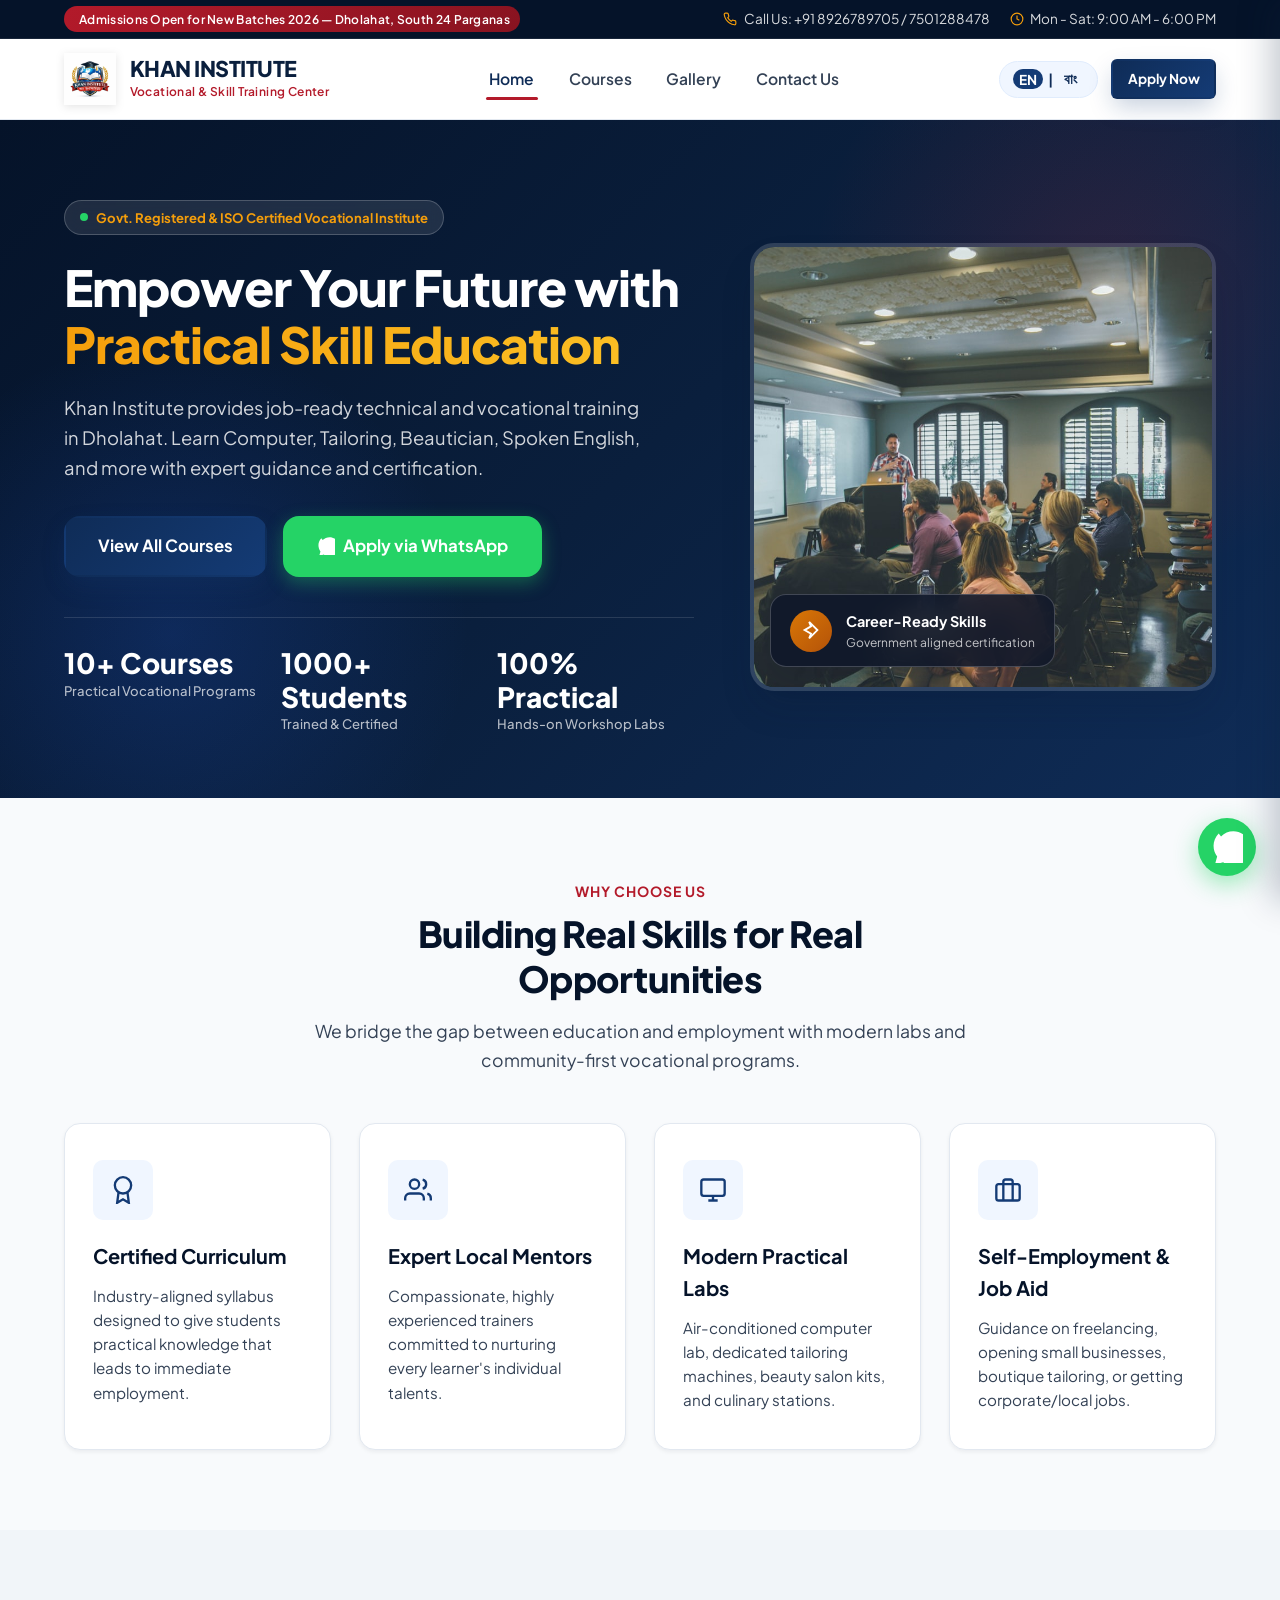
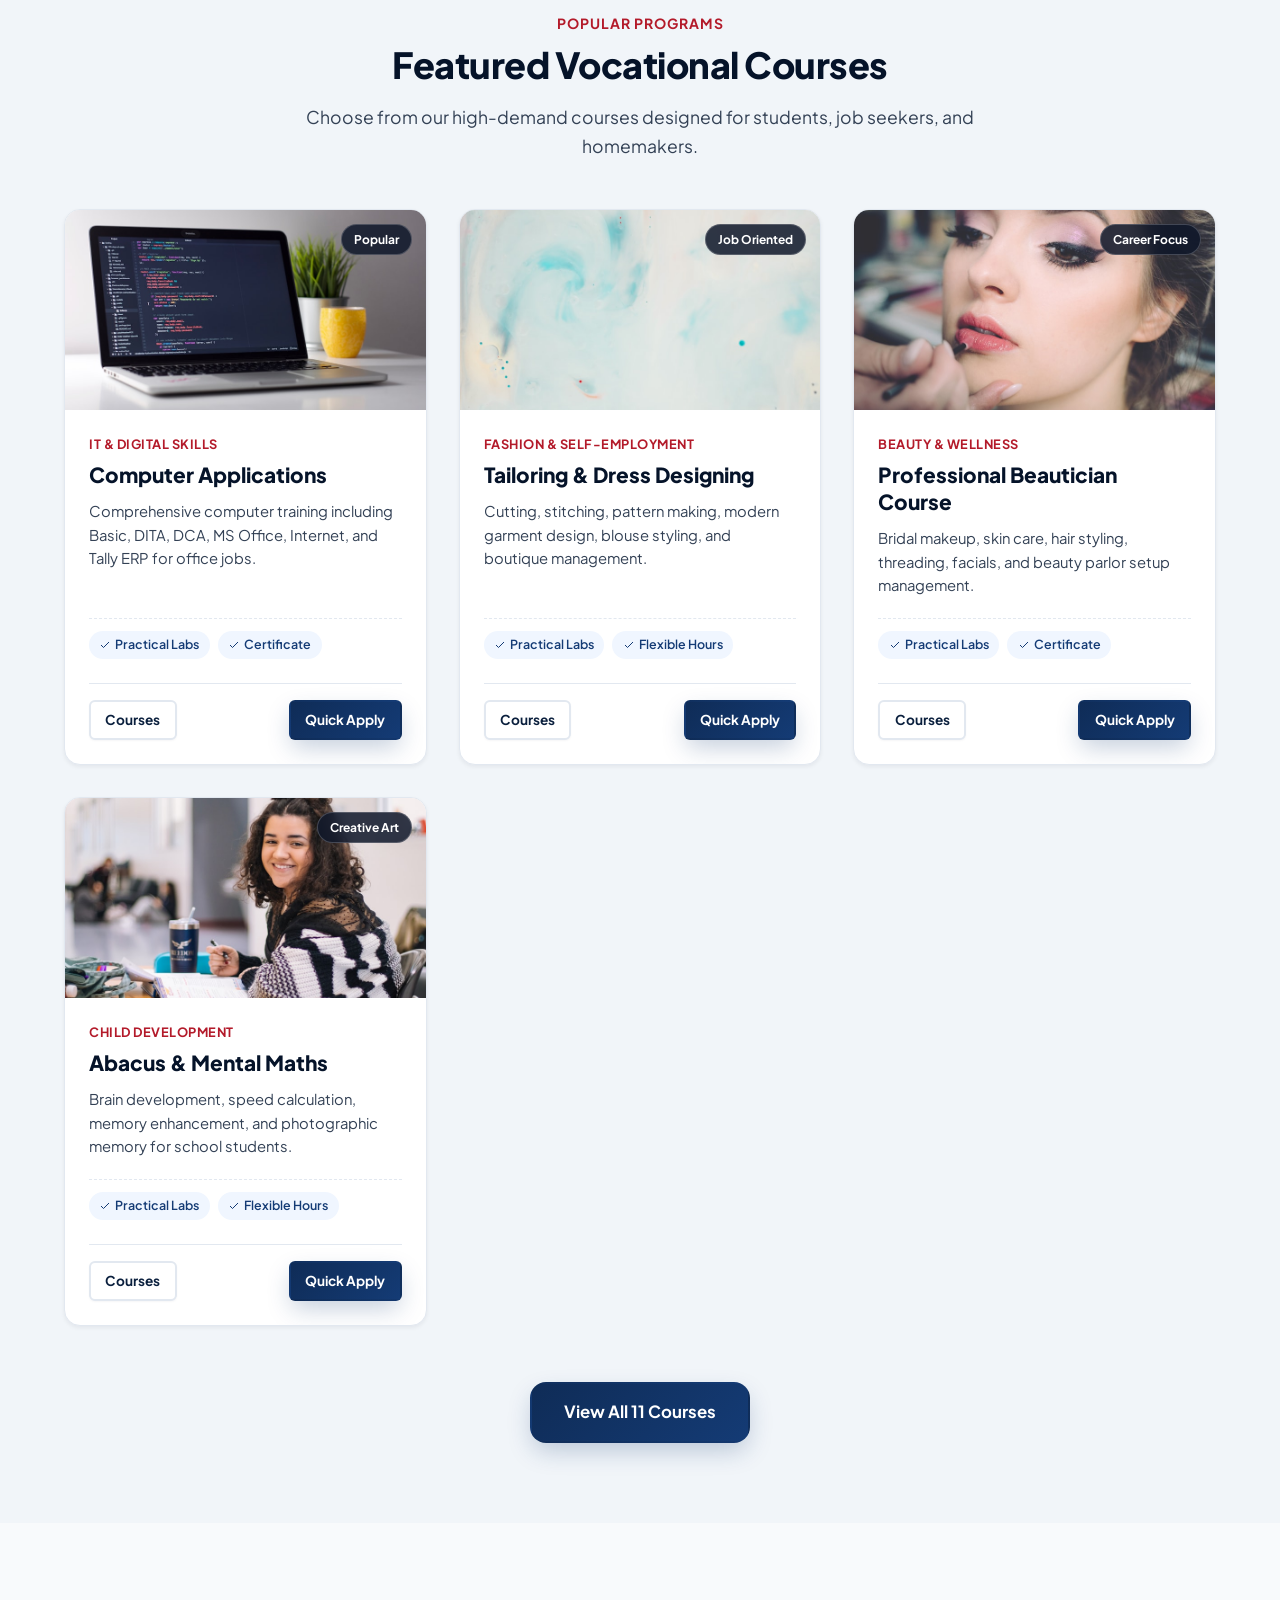
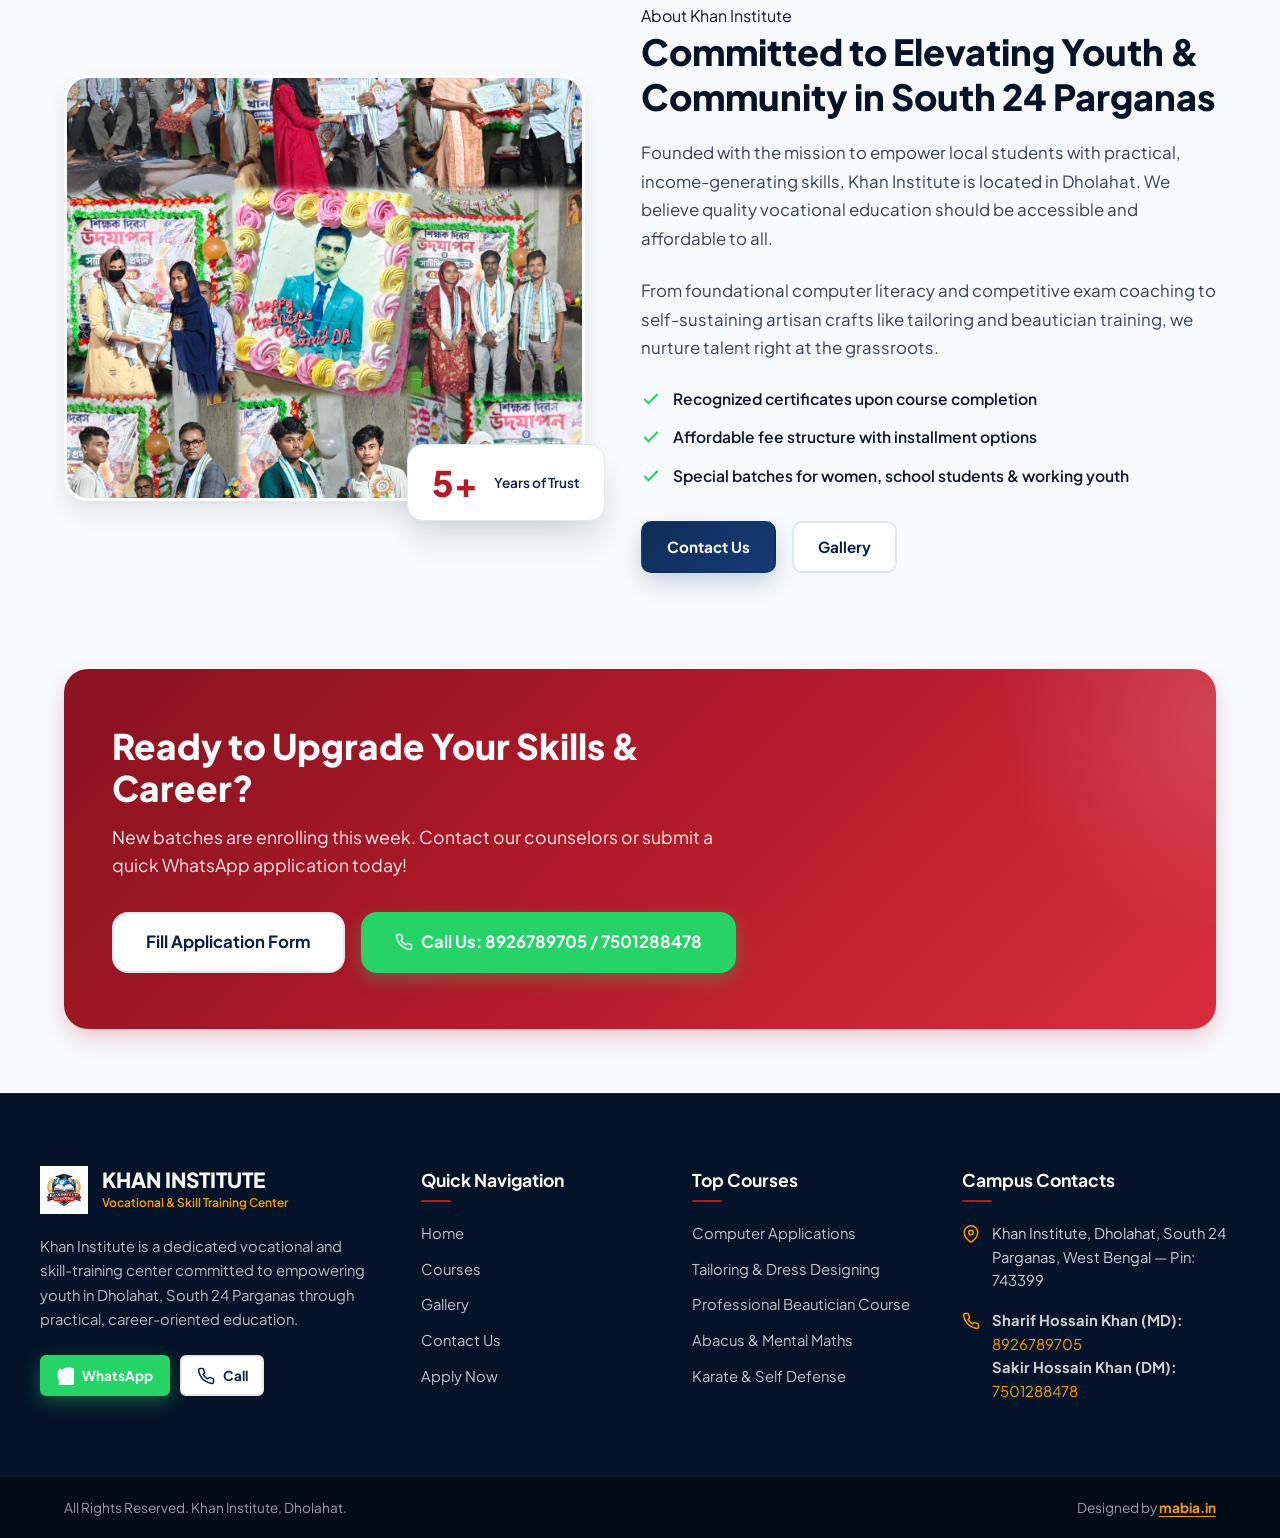
<file: index.html>
<!DOCTYPE html>
<html lang="en">
<head>
  <meta charset="UTF-8">
  <meta name="viewport" content="width=device-width, initial-scale=1.0">
  <title>Khan Institute — Vocational & Skill Training Center | Dholahat</title>
  <meta name="description" content="Khan Institute in Dholahat, South 24 Parganas provides government-aligned vocational courses in Computer, Tailoring, Beautician, Spoken English, Abacus, Cake Making & more.">
  <meta name="keywords" content="Khan Institute, Dholahat, Vocational training South 24 Parganas, Computer course Dholahat, Tailoring course, Beautician course, Spoken English, খান ইনস্টিটিউট">
  <meta property="og:title" content="Khan Institute — Vocational & Skill Training Center">
  <meta property="og:description" content="Empowering youth through practical skill education in Dholahat, South 24 Parganas.">
  <meta property="og:image" content="images/logo.jpg">
  <meta property="og:type" content="website">

  <!-- Favicon -->
  <link rel="icon" type="image/jpeg" href="images/logo.jpg">

  <!-- Main CSS -->
  <link rel="stylesheet" href="css/style.css?v=2.0">
</head>
<body>

  <!-- Top Announcement Bar -->
  <aside class="top-bar" aria-label="Announcement Bar">
    <div class="container top-bar-inner">
      <div class="top-bar-info">
        <span class="top-bar-badge">
          <span class="pulse-dot"></span>
          <span data-i18n="top_notice">Admissions Open for New Batches 2026 — Dholahat, South 24 Parganas</span>
        </span>
      </div>
      <div class="top-bar-info">
        <a href="tel:8926789705" class="top-bar-item">
          <svg fill="none" stroke="currentColor" stroke-width="2" viewBox="0 0 24 24"><path d="M22 16.92v3a2 2 0 01-2.18 2 19.79 19.79 0 01-8.63-3.07 19.5 19.5 0 01-6-6 19.79 19.79 0 01-3.07-8.67A2 2 0 014.11 2h3a2 2 0 012 1.72 12.84 12.84 0 00.7 2.81 2 2 0 01-.45 2.11L8.09 9.91a16 16 0 006 6l1.27-1.27a2 2 0 012.11-.45 12.84 12.84 0 002.81.7A2 2 0 0122 16.92z"/></svg>
          <span data-i18n="top_call">Call Us: +91 8926789705 / 7501288478</span>
        </a>
        <span class="top-bar-item top-bar-hours">
          <svg fill="none" stroke="currentColor" stroke-width="2" viewBox="0 0 24 24"><circle cx="12" cy="12" r="10"/><polyline points="12 6 12 12 16 14"/></svg>
          <span data-i18n="top_timing">Mon - Sat: 9:00 AM - 6:00 PM</span>
        </span>
      </div>
    </div>
  </aside>

  <!-- Sticky Main Navigation -->
  <header class="header-nav" id="mainHeader">
    <div class="container nav-container">
      <!-- Institute Brand -->
      <a href="index.html" class="brand" aria-label="Khan Institute Home">
        <img src="images/logo.jpg" alt="Khan Institute Official Logo" class="brand-logo-img">
        <div class="brand-text">
          <span class="brand-title" data-i18n="brand_name">KHAN INSTITUTE</span>
          <span class="brand-subtitle" data-i18n="brand_tagline">Vocational & Skill Training Center</span>
        </div>
      </a>

      <!-- Desktop Navigation Menu -->
      <nav class="nav-menu" aria-label="Main Navigation">
        <a href="index.html" class="nav-link active" data-i18n="nav_home">Home</a>
        <a href="courses.html" class="nav-link" data-i18n="nav_courses">Courses</a>
        <a href="gallery.html" class="nav-link" data-i18n="nav_gallery">Gallery</a>
        <a href="contact.html" class="nav-link" data-i18n="nav_contact">Contact Us</a>
      </nav>

      <!-- Header Actions -->
      <div class="header-actions">
        <!-- Bilingual Language Toggle Button -->
        <button class="lang-toggle-btn" id="langToggleBtn" aria-label="Switch Language Between English and Bengali">
          <span class="lang-pill pill-en active">EN</span>
          <span>|</span>
          <span class="lang-pill pill-bn">বাং</span>
        </button>

        <a href="courses.html#apply" class="btn btn-primary btn-sm" data-i18n="btn_apply_now">Apply Now</a>

        <!-- Mobile Drawer Toggle -->
        <button class="mobile-toggle" id="mobileMenuBtn" aria-label="Open Mobile Menu">
          <svg fill="none" stroke="currentColor" stroke-width="2" viewBox="0 0 24 24">
            <line x1="3" y1="12" x2="21" y2="12"></line>
            <line x1="3" y1="6" x2="21" y2="6"></line>
            <line x1="3" y1="18" x2="21" y2="18"></line>
          </svg>
        </button>
      </div>
    </div>
  </header>

  <!-- Mobile Drawer Menu -->
  <div class="mobile-nav-backdrop" id="mobileBackdrop"></div>
  <aside class="mobile-drawer" id="mobileDrawer" aria-label="Mobile Navigation Drawer">
    <div class="mobile-drawer-header">
      <div class="brand">
        <img src="images/logo.jpg" alt="Khan Institute Official Logo" class="brand-logo-img" style="width:44px; height:44px; object-fit:contain;">
        <div class="brand-text">
          <span class="brand-title" style="font-size:1.25rem; font-weight:900;" data-i18n="brand_name">KHAN INSTITUTE</span>
          <span class="brand-subtitle" style="font-size:0.68rem; font-weight:700; color:var(--accent-600);" data-i18n="brand_tagline">Vocational & Skill Training Center</span>
        </div>
      </div>
      <button class="mobile-close-btn" id="mobileCloseBtn" aria-label="Close Mobile Menu">
        <svg fill="none" stroke="currentColor" stroke-width="2" viewBox="0 0 24 24"><line x1="18" y1="6" x2="6" y2="18"/><line x1="6" y1="6" x2="18" y2="18"/></svg>
      </button>
    </div>
    <div class="mobile-drawer-lang">
      <span style="font-size:0.85rem; font-weight:700; color:var(--primary-900);">Language / ভাষা</span>
      <button class="lang-toggle-btn" aria-label="Switch Language in Mobile Menu">
        <span class="lang-pill pill-en active">EN</span>
        <span>|</span>
        <span class="lang-pill pill-bn">বাং</span>
      </button>
    </div>
    <nav class="mobile-menu-links">
      <a href="index.html" class="mobile-nav-link active" data-i18n="nav_home">Home</a>
      <a href="courses.html" class="mobile-nav-link" data-i18n="nav_courses">Courses</a>
      <a href="gallery.html" class="mobile-nav-link" data-i18n="nav_gallery">Gallery</a>
      <a href="contact.html" class="mobile-nav-link" data-i18n="nav_contact">Contact Us</a>
    </nav>
    <div class="mobile-drawer-footer">
      <a href="courses.html#apply" class="btn btn-primary" style="width:100%;" data-i18n="btn_apply_now">Apply Now</a>
      <div style="display:grid; grid-template-columns: 1fr 1fr; gap:0.5rem;">
        <a href="tel:8926789705" class="btn btn-secondary btn-sm" style="width:100%;">
          <svg fill="none" stroke="currentColor" stroke-width="2" viewBox="0 0 24 24"><path d="M22 16.92v3a2 2 0 01-2.18 2 19.79 19.79 0 01-8.63-3.07 19.5 19.5 0 01-6-6 19.79 19.79 0 01-3.07-8.67A2 2 0 014.11 2h3a2 2 0 012 1.72 12.84 12.84 0 00.7 2.81 2 2 0 01-.45 2.11L8.09 9.91a16 16 0 006 6l1.27-1.27a2 2 0 012.11-.45 12.84 12.84 0 002.81.7A2 2 0 0122 16.92z"/></svg>
          <span>Call</span>
        </a>
        <a href="https://wa.me/917501288478" target="_blank" rel="noopener" class="btn btn-wa btn-sm" style="width:100%;">
          <svg fill="currentColor" viewBox="0 0 24 24"><path d="M12.031 6.172c-3.181 0-5.767 2.586-5.768 5.766-.001 1.298.38 2.27 1.019 3.287l-.711 2.599 2.679-.702c.971.551 1.956.883 2.781.883h.005c3.179 0 5.767-2.587 5.767-5.766.001-3.182-2.585-5.767-5.772-5.767zm0 10.375c-.808 0-1.722-.266-2.484-.717l-.178-.105-1.589.417.424-1.55-.116-.185c-.496-.788-.79-1.636-.789-2.468.001-2.544 2.07-4.613 4.616-4.613 2.544 0 4.614 2.069 4.615 4.614-.001 2.545-2.071 4.614-4.617 4.614zm-6.264-14.717c-2.478 2.478-3.844 5.774-3.844 9.282 0 2.915.939 5.727 2.684 8.082l-1.607 5.868 6.046-1.587c2.26 1.63 4.966 2.502 7.747 2.503h.006c3.507 0 6.803-1.366 9.282-3.845 4.975-4.977 4.975-13.064 0-18.04-2.479-2.479-5.775-3.845-9.282-3.845-3.509 0-6.805 1.366-9.284 3.845z"/></svg>
          <span>WhatsApp</span>
        </a>
      </div>
    </div>
  </aside>

  <main>
    <!-- HERO SECTION -->
    <section class="hero-section" aria-label="Welcome to Khan Institute">
      <div class="container hero-grid">
        <div class="hero-content reveal-on-scroll">
          <div class="hero-badge">
            <span class="pulse-dot"></span>
            <span data-i18n="hero_badge">Govt. Registered & ISO Certified Vocational Institute</span>
          </div>
          <h1 class="hero-title">
            <span data-i18n="hero_title_1">Empower Your Future with</span><br>
            <span class="highlight" data-i18n="hero_title_highlight">Practical Skill Education</span>
          </h1>
          <p class="hero-subtitle" data-i18n="hero_subtitle">
            Khan Institute provides job-ready technical and vocational training in Dholahat. Learn Computer, Tailoring, Beautician, Spoken English, and more with expert guidance and certification.
          </p>
          <div class="hero-cta-group">
            <a href="courses.html" class="btn btn-primary btn-lg" data-i18n="hero_btn_explore">View All Courses</a>
            <a href="courses.html#apply" class="btn btn-wa btn-lg">
              <svg fill="currentColor" viewBox="0 0 24 24"><path d="M12.031 6.172c-3.181 0-5.767 2.586-5.768 5.766-.001 1.298.38 2.27 1.019 3.287l-.711 2.599 2.679-.702c.971.551 1.956.883 2.781.883h.005c3.179 0 5.767-2.587 5.767-5.766.001-3.182-2.585-5.767-5.772-5.767zm0 10.375c-.808 0-1.722-.266-2.484-.717l-.178-.105-1.589.417.424-1.55-.116-.185c-.496-.788-.79-1.636-.789-2.468.001-2.544 2.07-4.613 4.616-4.613 2.544 0 4.614 2.069 4.615 4.614-.001 2.545-2.071 4.614-4.617 4.614zm-6.264-14.717c-2.478 2.478-3.844 5.774-3.844 9.282 0 2.915.939 5.727 2.684 8.082l-1.607 5.868 6.046-1.587c2.26 1.63 4.966 2.502 7.747 2.503h.006c3.507 0 6.803-1.366 9.282-3.845 4.975-4.977 4.975-13.064 0-18.04-2.479-2.479-5.775-3.845-9.282-3.845-3.509 0-6.805 1.366-9.284 3.845z"/></svg>
              <span data-i18n="hero_btn_wa">Apply via WhatsApp</span>
            </a>
          </div>

          <!-- Hero Stats Bar -->
          <div class="hero-stats">
            <div class="stat-item">
              <span class="stat-number" data-i18n="stat_courses">10+ Courses</span>
              <span class="stat-label" data-i18n="stat_courses_sub">Practical Vocational Programs</span>
            </div>
            <div class="stat-item">
              <span class="stat-number" data-i18n="stat_students">1000+ Students</span>
              <span class="stat-label" data-i18n="stat_students_sub">Trained & Certified</span>
            </div>
            <div class="stat-item">
              <span class="stat-number" data-i18n="stat_certified">100% Practical</span>
              <span class="stat-label" data-i18n="stat_certified_sub">Hands-on Workshop Labs</span>
            </div>
          </div>
        </div>

        <!-- Hero Media Image -->
        <div class="hero-media-wrapper reveal-on-scroll">
          <div class="hero-image-card">
            <img src="images/hero-bg.jpg" alt="Students in modern vocational training classroom">
          </div>
          <!-- Floating badge -->
          <div class="floating-badge-card">
            <div class="floating-badge-icon">
              <svg fill="none" stroke="currentColor" stroke-width="2" viewBox="0 0 24 24"><path d="M12 15l-2 5l9-9l-9-9l2 5l-7 4z"/></svg>
            </div>
            <div class="floating-badge-text">
              <h4 data-i18n="floating_card_title">Career-Ready Skills</h4>
              <p data-i18n="floating_card_sub">Government aligned certification</p>
            </div>
          </div>
        </div>
      </div>
    </section>

    <!-- WHY CHOOSE US SECTION -->
    <section class="section bg-ground" aria-label="Why Choose Khan Institute">
      <div class="container">
        <div class="section-header reveal-on-scroll">
          <span class="section-tag" data-i18n="features_tag">Why Choose Us</span>
          <h2 data-i18n="features_title">Building Real Skills for Real Opportunities</h2>
          <p data-i18n="features_subtitle">We bridge the gap between education and employment with modern labs and community-first vocational programs.</p>
        </div>

        <div class="features-grid">
          <!-- Feature 1 -->
          <article class="feature-card reveal-on-scroll">
            <div class="feature-icon-box">
              <svg fill="none" stroke="currentColor" stroke-width="2" viewBox="0 0 24 24"><circle cx="12" cy="8" r="7"/><polyline points="8.21 13.89 7 23 12 20 17 23 15.79 13.88"/></svg>
            </div>
            <h3 data-i18n="feat_1_title">Certified Curriculum</h3>
            <p data-i18n="feat_1_desc">Industry-aligned syllabus designed to give students practical knowledge that leads to immediate employment.</p>
          </article>

          <!-- Feature 2 -->
          <article class="feature-card reveal-on-scroll">
            <div class="feature-icon-box">
              <svg fill="none" stroke="currentColor" stroke-width="2" viewBox="0 0 24 24"><path d="M17 21v-2a4 4 0 00-4-4H5a4 4 0 00-4 4v2"/><circle cx="9" cy="7" r="4"/><path d="M23 21v-2a4 4 0 00-3-3.87"/><path d="M16 3.13a4 4 0 010 7.75"/></svg>
            </div>
            <h3 data-i18n="feat_2_title">Expert Local Mentors</h3>
            <p data-i18n="feat_2_desc">Compassionate, highly experienced trainers committed to nurturing every learner's individual talents.</p>
          </article>

          <!-- Feature 3 -->
          <article class="feature-card reveal-on-scroll">
            <div class="feature-icon-box">
              <svg fill="none" stroke="currentColor" stroke-width="2" viewBox="0 0 24 24"><rect x="2" y="3" width="20" height="14" rx="2" ry="2"/><line x1="8" y1="21" x2="16" y2="21"/><line x1="12" y1="17" x2="12" y2="21"/></svg>
            </div>
            <h3 data-i18n="feat_3_title">Modern Practical Labs</h3>
            <p data-i18n="feat_3_desc">Air-conditioned computer lab, dedicated tailoring machines, beauty salon kits, and culinary stations.</p>
          </article>

          <!-- Feature 4 -->
          <article class="feature-card reveal-on-scroll">
            <div class="feature-icon-box">
              <svg fill="none" stroke="currentColor" stroke-width="2" viewBox="0 0 24 24"><rect x="2" y="7" width="20" height="14" rx="2" ry="2"/><path d="M16 21V5a2 2 0 00-2-2h-4a2 2 0 00-2 2v16"/></svg>
            </div>
            <h3 data-i18n="feat_4_title">Self-Employment & Job Aid</h3>
            <p data-i18n="feat_4_desc">Guidance on freelancing, opening small businesses, boutique tailoring, or getting corporate/local jobs.</p>
          </article>
        </div>
      </div>
    </section>

    <!-- FEATURED POPULAR COURSES PREVIEW -->
    <section class="section bg-alt" aria-label="Featured Courses">
      <div class="container">
        <div class="section-header reveal-on-scroll">
          <span class="section-tag" data-i18n="featured_tag">Popular Programs</span>
          <h2 data-i18n="featured_title">Featured Vocational Courses</h2>
          <p data-i18n="featured_subtitle">Choose from our high-demand courses designed for students, job seekers, and homemakers.</p>
        </div>

        <div class="courses-grid">
          <!-- Course 1: Computer Applications -->
          <article class="course-card reveal-on-scroll">
            <div class="course-thumb-wrapper">
              <img src="images/course-computer.jpg" alt="Computer Applications Lab Training" loading="lazy">
              <span class="course-badge-tag" data-i18n="course_badge_popular">Popular</span>
            </div>
            <div class="course-body">
              <span class="course-category" data-i18n="c1_category">IT & Digital Skills</span>
              <h3 class="course-title" data-i18n="c1_title">Computer Applications</h3>
              <p class="course-desc" data-i18n="c1_desc">Comprehensive computer training including Basic, DITA, DCA, MS Office, Internet, and Tally ERP for office jobs.</p>
              <div class="course-features-list">
                <span class="course-pill"><svg fill="none" stroke="currentColor" stroke-width="2" viewBox="0 0 24 24"><polyline points="20 6 9 17 4 12"/></svg><span data-i18n="pill_practical">Practical Labs</span></span>
                <span class="course-pill"><svg fill="none" stroke="currentColor" stroke-width="2" viewBox="0 0 24 24"><polyline points="20 6 9 17 4 12"/></svg><span data-i18n="pill_cert">Certificate</span></span>
              </div>
              <div class="course-footer">
                <a href="courses.html" class="btn btn-secondary btn-sm" data-i18n="nav_courses">Details</a>
                <a href="courses.html?course=Computer#apply" class="btn btn-primary btn-sm" data-i18n="btn_quick_apply">Quick Apply</a>
              </div>
            </div>
          </article>

          <!-- Course 2: Tailoring & Dress Designing -->
          <article class="course-card reveal-on-scroll">
            <div class="course-thumb-wrapper">
              <img src="images/course-tailoring.jpg" alt="Tailoring & Dress Designing Workshop" loading="lazy">
              <span class="course-badge-tag" data-i18n="course_badge_job">Job Oriented</span>
            </div>
            <div class="course-body">
              <span class="course-category" data-i18n="c3_category">Fashion & Self-Employment</span>
              <h3 class="course-title" data-i18n="c3_title">Tailoring & Dress Designing</h3>
              <p class="course-desc" data-i18n="c3_desc">Cutting, stitching, pattern making, modern garment design, blouse styling, and boutique management.</p>
              <div class="course-features-list">
                <span class="course-pill"><svg fill="none" stroke="currentColor" stroke-width="2" viewBox="0 0 24 24"><polyline points="20 6 9 17 4 12"/></svg><span data-i18n="pill_practical">Practical Labs</span></span>
                <span class="course-pill"><svg fill="none" stroke="currentColor" stroke-width="2" viewBox="0 0 24 24"><polyline points="20 6 9 17 4 12"/></svg><span data-i18n="pill_flexible">Flexible Hours</span></span>
              </div>
              <div class="course-footer">
                <a href="courses.html" class="btn btn-secondary btn-sm" data-i18n="nav_courses">Details</a>
                <a href="courses.html?course=Tailoring#apply" class="btn btn-primary btn-sm" data-i18n="btn_quick_apply">Quick Apply</a>
              </div>
            </div>
          </article>

          <!-- Course 3: Professional Beautician Course -->
          <article class="course-card reveal-on-scroll">
            <div class="course-thumb-wrapper">
              <img src="images/course-beautician.jpg" alt="Professional Beautician Training" loading="lazy">
              <span class="course-badge-tag" data-i18n="course_badge_career">Career Focus</span>
            </div>
            <div class="course-body">
              <span class="course-category" data-i18n="c4_category">Beauty & Wellness</span>
              <h3 class="course-title" data-i18n="c4_title">Professional Beautician Course</h3>
              <p class="course-desc" data-i18n="c4_desc">Bridal makeup, skin care, hair styling, threading, facials, and beauty parlor setup management.</p>
              <div class="course-features-list">
                <span class="course-pill"><svg fill="none" stroke="currentColor" stroke-width="2" viewBox="0 0 24 24"><polyline points="20 6 9 17 4 12"/></svg><span data-i18n="pill_practical">Practical Labs</span></span>
                <span class="course-pill"><svg fill="none" stroke="currentColor" stroke-width="2" viewBox="0 0 24 24"><polyline points="20 6 9 17 4 12"/></svg><span data-i18n="pill_cert">Certificate</span></span>
              </div>
              <div class="course-footer">
                <a href="courses.html" class="btn btn-secondary btn-sm" data-i18n="nav_courses">Details</a>
                <a href="courses.html?course=Beautician#apply" class="btn btn-primary btn-sm" data-i18n="btn_quick_apply">Quick Apply</a>
              </div>
            </div>
          </article>

          <!-- Course 4: Abacus & Mental Maths -->
          <article class="course-card reveal-on-scroll">
            <div class="course-thumb-wrapper">
              <img src="images/course-abacus.jpg" alt="Abacus & Mental Maths Classroom" loading="lazy">
              <span class="course-badge-tag" data-i18n="course_badge_creative">Creative Art</span>
            </div>
            <div class="course-body">
              <span class="course-category" data-i18n="c2_category">Child Development</span>
              <h3 class="course-title" data-i18n="c2_title">Abacus & Mental Maths</h3>
              <p class="course-desc" data-i18n="c2_desc">Brain development, speed calculation, memory enhancement, and photographic memory for school students.</p>
              <div class="course-features-list">
                <span class="course-pill"><svg fill="none" stroke="currentColor" stroke-width="2" viewBox="0 0 24 24"><polyline points="20 6 9 17 4 12"/></svg><span data-i18n="pill_practical">Practical Labs</span></span>
                <span class="course-pill"><svg fill="none" stroke="currentColor" stroke-width="2" viewBox="0 0 24 24"><polyline points="20 6 9 17 4 12"/></svg><span data-i18n="pill_flexible">Flexible Hours</span></span>
              </div>
              <div class="course-footer">
                <a href="courses.html" class="btn btn-secondary btn-sm" data-i18n="nav_courses">Details</a>
                <a href="courses.html?course=Abacus#apply" class="btn btn-primary btn-sm" data-i18n="btn_quick_apply">Quick Apply</a>
              </div>
            </div>
          </article>
        </div>

        <div style="text-align:center; margin-top:3.5rem;" class="reveal-on-scroll">
          <a href="courses.html" class="btn btn-primary btn-lg" data-i18n="btn_view_all_courses">View All 11 Courses</a>
        </div>
      </div>
    </section>

    <!-- ABOUT SECTION -->
    <section class="section bg-ground" aria-label="About Khan Institute">
      <div class="container about-grid">
        <div class="about-image-stack reveal-on-scroll">
          <div class="about-main-img">
            <img src="images/gallery-one.jpeg" alt="Teachers' Day and Annual Certificate Distribution at Khan Institute Dholahat" loading="lazy">
          </div>
          <div class="about-floating-card">
            <span class="big-num">5+</span>
            <p data-i18n="about_badge_years">Years of Trust & Student Success</p>
          </div>
        </div>

        <div class="about-content reveal-on-scroll">
          <span class="section-tag" data-i18n="about_tag">About Khan Institute</span>
          <h2 data-i18n="about_title">Committed to Elevating Youth & Community in South 24 Parganas</h2>
          <p data-i18n="about_desc_1">Founded with the mission to empower local students with practical, income-generating skills, Khan Institute is located in Dholahat. We believe quality vocational education should be accessible and affordable to all.</p>
          <p data-i18n="about_desc_2">From foundational computer literacy and competitive exam coaching to self-sustaining artisan crafts like tailoring and beautician training, we nurture talent right at the grassroots.</p>
          
          <div class="about-checklist">
            <div class="about-check-item">
              <svg fill="none" stroke="currentColor" stroke-width="2.5" viewBox="0 0 24 24"><polyline points="20 6 9 17 4 12"/></svg>
              <span data-i18n="about_check_1">Recognized certificates upon course completion</span>
            </div>
            <div class="about-check-item">
              <svg fill="none" stroke="currentColor" stroke-width="2.5" viewBox="0 0 24 24"><polyline points="20 6 9 17 4 12"/></svg>
              <span data-i18n="about_check_2">Affordable fee structure with installment options</span>
            </div>
            <div class="about-check-item">
              <svg fill="none" stroke="currentColor" stroke-width="2.5" viewBox="0 0 24 24"><polyline points="20 6 9 17 4 12"/></svg>
              <span data-i18n="about_check_3">Special batches for women, school students & working youth</span>
            </div>
          </div>

          <div style="display:flex; gap:1rem; flex-wrap:wrap;">
            <a href="contact.html" class="btn btn-primary" data-i18n="nav_contact">Contact Us</a>
            <a href="gallery.html" class="btn btn-secondary" data-i18n="nav_gallery">View Campus Gallery</a>
          </div>
        </div>
      </div>
    </section>

    <!-- ADMISSION CTA BANNER -->
    <section class="section" style="padding-top:1rem; padding-bottom:4rem;" aria-label="Admissions Banner">
      <div class="container">
        <div class="cta-banner reveal-on-scroll">
          <div class="cta-banner-content">
            <div class="cta-text-wrap">
              <h2 data-i18n="cta_title">Ready to Upgrade Your Skills & Career?</h2>
              <p data-i18n="cta_desc">New batches are enrolling this week. Contact our counselors or submit a quick WhatsApp application today!</p>
            </div>
            <div class="cta-actions">
              <a href="courses.html#apply" class="btn btn-secondary btn-lg" data-i18n="cta_btn_apply">Fill Application Form</a>
              <a href="tel:8926789705" class="btn btn-wa btn-lg">
                <svg fill="none" stroke="currentColor" stroke-width="2" viewBox="0 0 24 24"><path d="M22 16.92v3a2 2 0 01-2.18 2 19.79 19.79 0 01-8.63-3.07 19.5 19.5 0 01-6-6 19.79 19.79 0 01-3.07-8.67A2 2 0 014.11 2h3a2 2 0 012 1.72 12.84 12.84 0 00.7 2.81 2 2 0 01-.45 2.11L8.09 9.91a16 16 0 006 6l1.27-1.27a2 2 0 012.11-.45 12.84 12.84 0 002.81.7A2 2 0 0122 16.92z"/></svg>
                <span data-i18n="cta_btn_call">Call Us: 8926789705 / 7501288478</span>
              </a>
            </div>
          </div>
        </div>
      </div>
    </section>
  </main>

  <!-- RICH GLOBAL FOOTER -->
  <footer class="footer">
    <div class="container footer-top">
      <div class="footer-grid">
        <!-- Col 1: Brand Info -->
        <div class="footer-col">
          <div class="footer-logo-row">
            <img src="images/logo.jpg" alt="Khan Institute Logo" loading="lazy">
            <div>
              <div class="footer-brand-title" data-i18n="brand_name">KHAN INSTITUTE</div>
              <div class="footer-brand-sub" data-i18n="brand_tagline">Vocational & Skill Training Center</div>
            </div>
          </div>
          <p data-i18n="footer_about">
            Khan Institute is a dedicated vocational and skill-training center committed to empowering youth in Dholahat, South 24 Parganas through practical, career-oriented education.
          </p>
          <div style="display:flex; gap:0.65rem;">
            <a href="https://wa.me/917501288478" target="_blank" rel="noopener" class="btn btn-wa btn-sm" aria-label="WhatsApp Us">
              <svg fill="currentColor" viewBox="0 0 24 24"><path d="M12.031 6.172c-3.181 0-5.767 2.586-5.768 5.766-.001 1.298.38 2.27 1.019 3.287l-.711 2.599 2.679-.702c.971.551 1.956.883 2.781.883h.005c3.179 0 5.767-2.587 5.767-5.766.001-3.182-2.585-5.767-5.772-5.767zm0 10.375c-.808 0-1.722-.266-2.484-.717l-.178-.105-1.589.417.424-1.55-.116-.185c-.496-.788-.79-1.636-.789-2.468.001-2.544 2.07-4.613 4.616-4.613 2.544 0 4.614 2.069 4.615 4.614-.001 2.545-2.071 4.614-4.617 4.614zm-6.264-14.717c-2.478 2.478-3.844 5.774-3.844 9.282 0 2.915.939 5.727 2.684 8.082l-1.607 5.868 6.046-1.587c2.26 1.63 4.966 2.502 7.747 2.503h.006c3.507 0 6.803-1.366 9.282-3.845 4.975-4.977 4.975-13.064 0-18.04-2.479-2.479-5.775-3.845-9.282-3.845-3.509 0-6.805 1.366-9.284 3.845z"/></svg>
              WhatsApp
            </a>
            <a href="tel:8926789705" class="btn btn-secondary btn-sm" style="color:var(--primary-900);" aria-label="Direct Call">
              <svg fill="none" stroke="currentColor" stroke-width="2" viewBox="0 0 24 24"><path d="M22 16.92v3a2 2 0 01-2.18 2 19.79 19.79 0 01-8.63-3.07 19.5 19.5 0 01-6-6 19.79 19.79 0 01-3.07-8.67A2 2 0 014.11 2h3a2 2 0 012 1.72 12.84 12.84 0 00.7 2.81 2 2 0 01-.45 2.11L8.09 9.91a16 16 0 006 6l1.27-1.27a2 2 0 012.11-.45 12.84 12.84 0 002.81.7A2 2 0 0122 16.92z"/></svg>
              Call
            </a>
          </div>
        </div>

        <!-- Col 2: Navigation Links -->
        <div class="footer-col">
          <h4 data-i18n="footer_links_title">Quick Navigation</h4>
          <nav class="footer-links">
            <a href="index.html" data-i18n="nav_home">Home</a>
            <a href="courses.html" data-i18n="nav_courses">Courses</a>
            <a href="gallery.html" data-i18n="nav_gallery">Gallery</a>
            <a href="contact.html" data-i18n="nav_contact">Contact Us</a>
            <a href="courses.html#apply" data-i18n="btn_apply_now">Online Admission</a>
          </nav>
        </div>

        <!-- Col 3: Popular Courses -->
        <div class="footer-col">
          <h4 data-i18n="footer_courses_title">Top Courses</h4>
          <nav class="footer-links">
            <a href="courses.html?course=Computer#apply" data-i18n="c1_title">Computer Applications</a>
            <a href="courses.html?course=Tailoring#apply" data-i18n="c3_title">Tailoring & Dress Designing</a>
            <a href="courses.html?course=Beautician#apply" data-i18n="c4_title">Professional Beautician</a>
            <a href="courses.html?course=Abacus#apply" data-i18n="c2_title">Abacus & Mental Maths</a>
            <a href="courses.html?course=Karate#apply" data-i18n="c9_title">Karate & Self Defense</a>
          </nav>
        </div>

        <!-- Col 4: Campus Contact -->
        <div class="footer-col">
          <h4 data-i18n="footer_contact_title">Campus Contacts</h4>
          <div class="footer-contact-item">
            <svg fill="none" stroke="currentColor" stroke-width="2" viewBox="0 0 24 24"><path d="M21 10c0 7-9 13-9 13s-9-6-9-13a9 9 0 0118 0z"/><circle cx="12" cy="10" r="3"/></svg>
            <span data-i18n="addr_val">Khan Institute, Dholahat, South 24 Parganas, West Bengal — Pin: 743399</span>
          </div>
          <div class="footer-contact-item">
            <svg fill="none" stroke="currentColor" stroke-width="2" viewBox="0 0 24 24"><path d="M22 16.92v3a2 2 0 01-2.18 2 19.79 19.79 0 01-8.63-3.07 19.5 19.5 0 01-6-6 19.79 19.79 0 01-3.07-8.67A2 2 0 014.11 2h3a2 2 0 012 1.72 12.84 12.84 0 00.7 2.81 2 2 0 01-.45 2.11L8.09 9.91a16 16 0 006 6l1.27-1.27a2 2 0 012.11-.45 12.84 12.84 0 002.81.7A2 2 0 0122 16.92z"/></svg>
            <div>
              <strong>Sharif Hossain Khan (MD):</strong> <a href="tel:8926789705" style="color:var(--gold-400);">8926789705</a><br>
              <strong>Sakir Hossain Khan (DM):</strong> <a href="tel:7501288478" style="color:var(--gold-400);">7501288478</a>
            </div>
          </div>
        </div>
      </div>
    </div>

    <!-- Bottom Copyright -->
    <div class="footer-bottom">
      <div class="container footer-bottom-inner">
        <span data-i18n="footer_rights">© 2026 Khan Institute, Dholahat. All Rights Reserved.</span>
        <span class="designed-by">Designed by <a href="https://mabia.in" target="_blank" rel="noopener">mabia.in</a></span>
      </div>
    </div>
  </footer>

  <!-- Floating WhatsApp Direct Button -->
  <a href="https://wa.me/917501288478" target="_blank" rel="noopener" class="floating-wa-btn" aria-label="Direct WhatsApp Chat with Admissions">
    <svg fill="currentColor" viewBox="0 0 24 24"><path d="M12.031 6.172c-3.181 0-5.767 2.586-5.768 5.766-.001 1.298.38 2.27 1.019 3.287l-.711 2.599 2.679-.702c.971.551 1.956.883 2.781.883h.005c3.179 0 5.767-2.587 5.767-5.766.001-3.182-2.585-5.767-5.772-5.767zm0 10.375c-.808 0-1.722-.266-2.484-.717l-.178-.105-1.589.417.424-1.55-.116-.185c-.496-.788-.79-1.636-.789-2.468.001-2.544 2.07-4.613 4.616-4.613 2.544 0 4.614 2.069 4.615 4.614-.001 2.545-2.071 4.614-4.617 4.614zm-6.264-14.717c-2.478 2.478-3.844 5.774-3.844 9.282 0 2.915.939 5.727 2.684 8.082l-1.607 5.868 6.046-1.587c2.26 1.63 4.966 2.502 7.747 2.503h.006c3.507 0 6.803-1.366 9.282-3.845 4.975-4.977 4.975-13.064 0-18.04-2.479-2.479-5.775-3.845-9.282-3.845-3.509 0-6.805 1.366-9.284 3.845z"/></svg>
  </a>

  <!-- Scroll-to-top Button -->
  <button class="scroll-top-btn" id="scrollTopBtn" aria-label="Scroll back to top">
    <svg fill="none" stroke="currentColor" stroke-width="2.5" viewBox="0 0 24 24"><polyline points="18 15 12 9 6 15"/></svg>
  </button>

  <!-- Floating Language Toggle Button (Mobile Lower Bottom) -->
  <button class="floating-lang-btn lang-toggle-btn" aria-label="Switch Language Between English and Bengali">
    <span class="lang-pill pill-en active">EN</span>
    <span>|</span>
    <span class="lang-pill pill-bn">বাং</span>
  </button>

  <!-- Core JavaScript -->
  <script src="js/script.js?v=2.0" charset="UTF-8"></script>
</body>
</html>
</file>
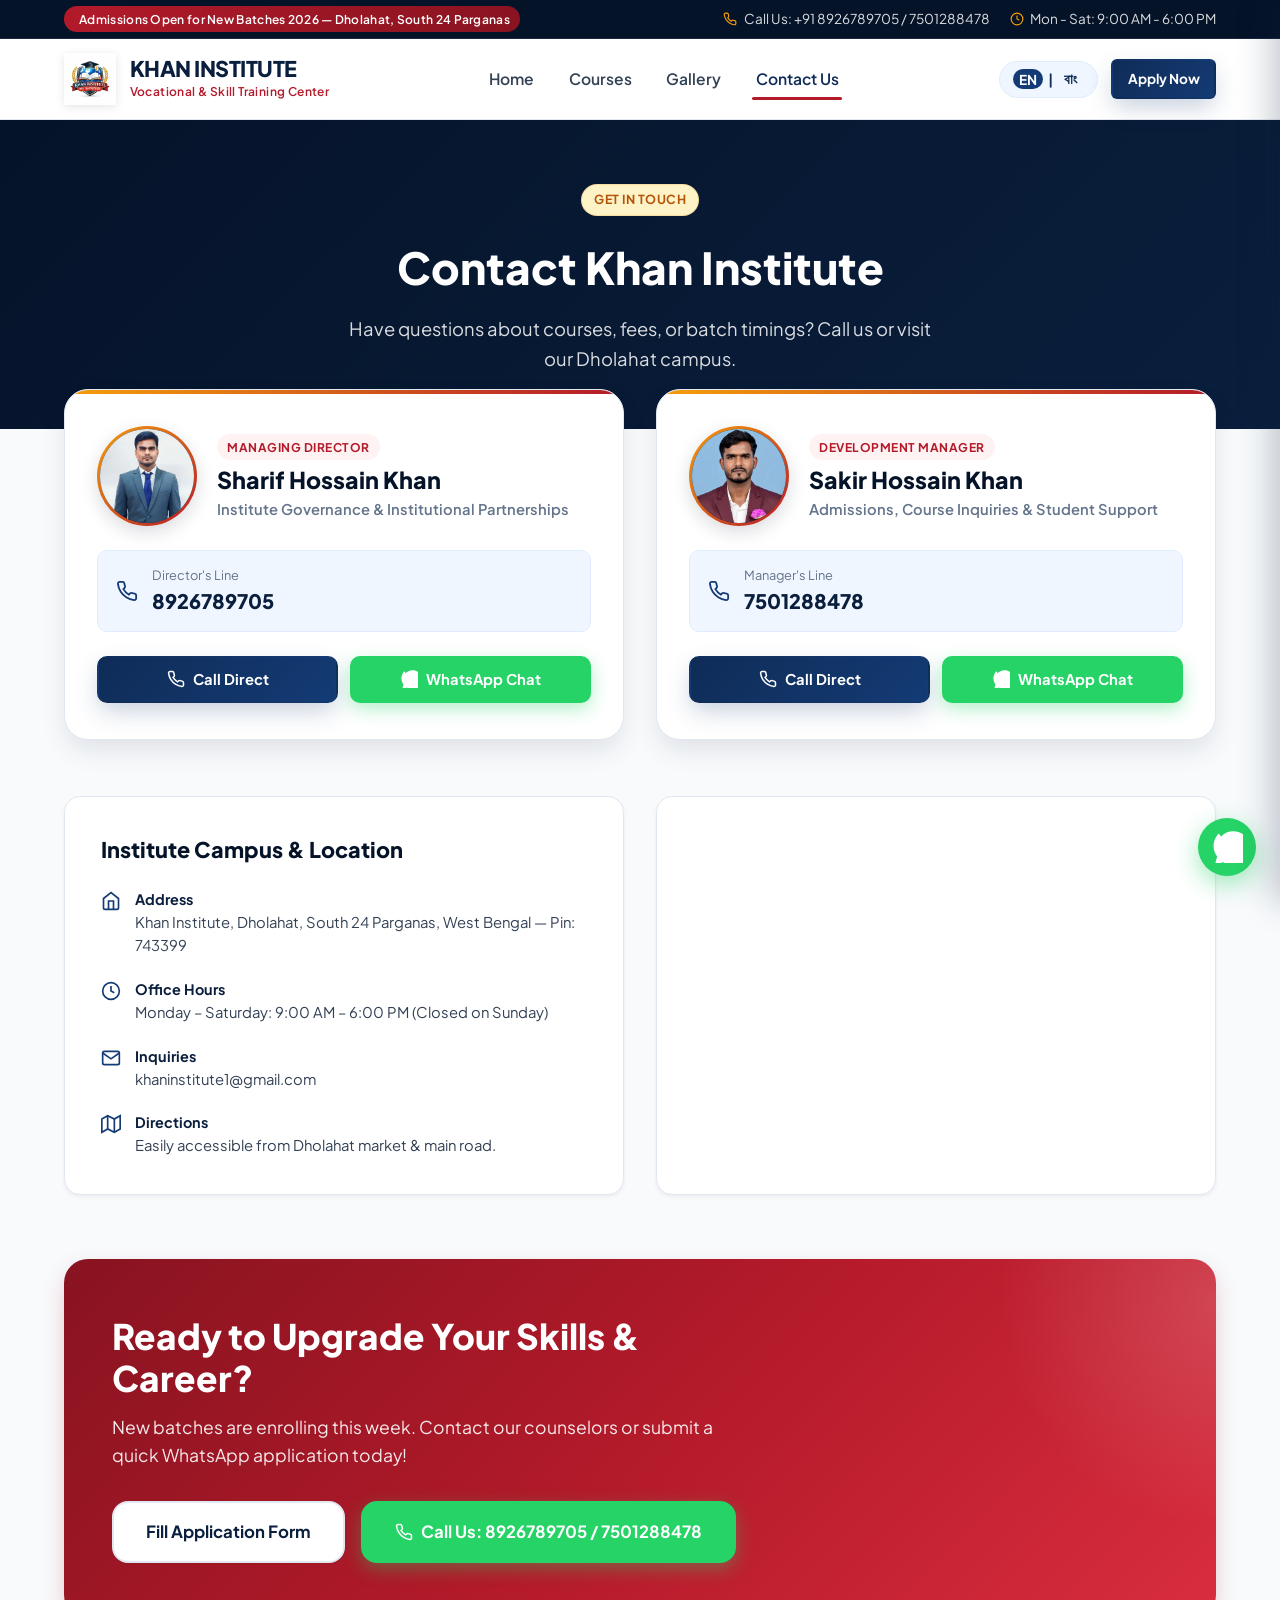
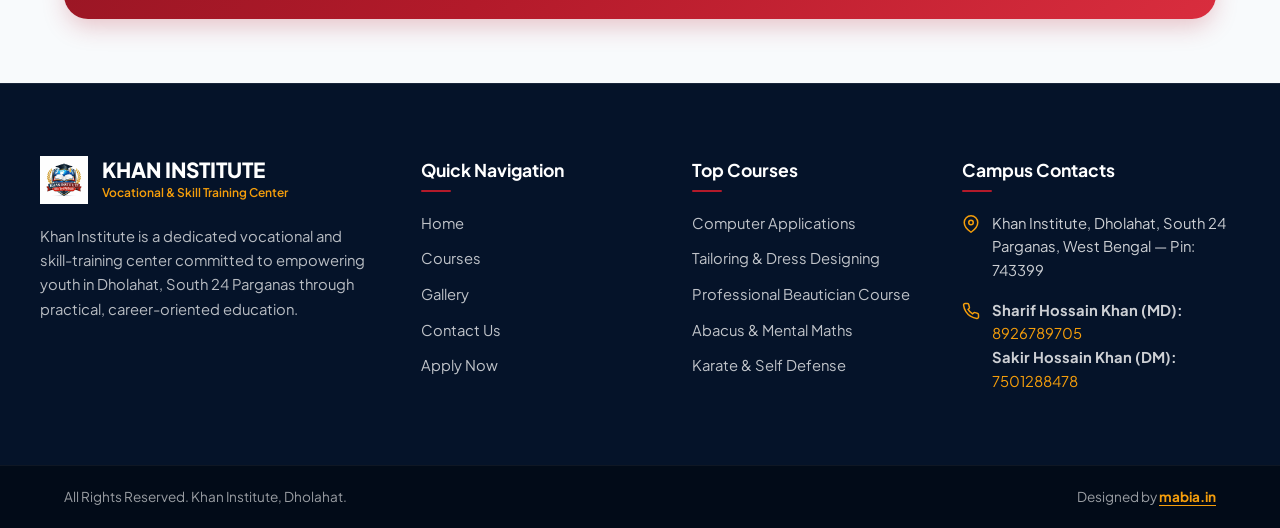
<file: contact.html>
<!DOCTYPE html>
<html lang="en">

<head>
  <meta charset="UTF-8">
  <meta name="viewport" content="width=device-width, initial-scale=1.0">
  <title>Contact Us — Khan Institute, Dholahat</title>
  <meta name="description"
    content="Get in touch with Khan Institute administration and directors at Dholahat, South 24 Parganas. Call 8926789705 / 7501288478 or chat on WhatsApp.">
  <meta name="keywords"
    content="Khan Institute contact, Sakir Hossain Khan, Sharif Hossain Khan, Dholahat vocational training contact, Khan Institute phone number">
  <meta property="og:title" content="Contact Us — Khan Institute, Dholahat">
  <meta property="og:description"
    content="Reach our Development Manager or Managing Director directly via phone or WhatsApp.">
  <meta property="og:image" content="images/logo.jpg">
  <meta property="og:type" content="website">

  <!-- Favicon -->
  <link rel="icon" type="image/jpeg" href="images/logo.jpg">

  <!-- Main CSS -->
  <link rel="stylesheet" href="css/style.css?v=2.0">
</head>

<body>

  <!-- Top Announcement Bar -->
  <aside class="top-bar" aria-label="Announcement Bar">
    <div class="container top-bar-inner">
      <div class="top-bar-info">
        <span class="top-bar-badge">
          <span class="pulse-dot"></span>
          <span data-i18n="top_notice">Admissions Open for New Batches 2026 — Dholahat, South 24 Parganas</span>
        </span>
      </div>
      <div class="top-bar-info">
        <a href="tel:8926789705" class="top-bar-item">
          <svg fill="none" stroke="currentColor" stroke-width="2" viewBox="0 0 24 24">
            <path
              d="M22 16.92v3a2 2 0 01-2.18 2 19.79 19.79 0 01-8.63-3.07 19.5 19.5 0 01-6-6 19.79 19.79 0 01-3.07-8.67A2 2 0 014.11 2h3a2 2 0 012 1.72 12.84 12.84 0 00.7 2.81 2 2 0 01-.45 2.11L8.09 9.91a16 16 0 006 6l1.27-1.27a2 2 0 012.11-.45 12.84 12.84 0 002.81.7A2 2 0 0122 16.92z" />
          </svg>
          <span data-i18n="top_call">Call Us: +91 8926789705 / 7501288478</span>
        </a>
        <span class="top-bar-item top-bar-hours">
          <svg fill="none" stroke="currentColor" stroke-width="2" viewBox="0 0 24 24">
            <circle cx="12" cy="12" r="10" />
            <polyline points="12 6 12 12 16 14" />
          </svg>
          <span data-i18n="top_timing">Mon - Sat: 9:00 AM - 6:00 PM</span>
        </span>
      </div>
    </div>
  </aside>

  <!-- Sticky Main Navigation -->
  <header class="header-nav" id="mainHeader">
    <div class="container nav-container">
      <a href="index.html" class="brand" aria-label="Khan Institute Home">
        <img src="images/logo.jpg" alt="Khan Institute Official Logo" class="brand-logo-img">
        <div class="brand-text">
          <span class="brand-title" data-i18n="brand_name">KHAN INSTITUTE</span>
          <span class="brand-subtitle" data-i18n="brand_tagline">Vocational & Skill Training Center</span>
        </div>
      </a>

      <nav class="nav-menu" aria-label="Main Navigation">
        <a href="index.html" class="nav-link" data-i18n="nav_home">Home</a>
        <a href="courses.html" class="nav-link" data-i18n="nav_courses">Courses</a>
        <a href="gallery.html" class="nav-link" data-i18n="nav_gallery">Gallery</a>
        <a href="contact.html" class="nav-link active" data-i18n="nav_contact">Contact Us</a>
      </nav>

      <div class="header-actions">
        <button class="lang-toggle-btn" id="langToggleBtn" aria-label="Switch Language">
          <span class="lang-pill pill-en active">EN</span>
          <span>|</span>
          <span class="lang-pill pill-bn">বাং</span>
        </button>

        <a href="courses.html#apply" class="btn btn-primary btn-sm" data-i18n="btn_apply_now">Apply Now</a>

        <button class="mobile-toggle" id="mobileMenuBtn" aria-label="Open Mobile Menu">
          <svg fill="none" stroke="currentColor" stroke-width="2" viewBox="0 0 24 24">
            <line x1="3" y1="12" x2="21" y2="12" />
            <line x1="3" y1="6" x2="21" y2="6" />
            <line x1="3" y1="18" x2="21" y2="18" />
          </svg>
        </button>
      </div>
    </div>
  </header>

  <!-- Mobile Drawer Menu -->
  <div class="mobile-nav-backdrop" id="mobileBackdrop"></div>
  <aside class="mobile-drawer" id="mobileDrawer" aria-label="Mobile Navigation">
    <div class="mobile-drawer-header">
      <div class="brand">
        <img src="images/logo.jpg" alt="Khan Institute Official Logo" class="brand-logo-img" style="width:44px; height:44px; object-fit:contain;">
        <div class="brand-text">
          <span class="brand-title" style="font-size:1.25rem; font-weight:900;" data-i18n="brand_name">KHAN INSTITUTE</span>
          <span class="brand-subtitle" style="font-size:0.68rem; font-weight:700; color:var(--accent-600);" data-i18n="brand_tagline">Vocational & Skill Training Center</span>
        </div>
      </div>
      <button class="mobile-close-btn" id="mobileCloseBtn" aria-label="Close Mobile Menu">
        <svg fill="none" stroke="currentColor" stroke-width="2" viewBox="0 0 24 24">
          <line x1="18" y1="6" x2="6" y2="18" />
          <line x1="6" y1="6" x2="18" y2="18" />
        </svg>
      </button>
    </div>
    <div class="mobile-drawer-lang">
      <span style="font-size:0.85rem; font-weight:700; color:var(--primary-900);">Language / ভাষা</span>
      <button class="lang-toggle-btn" aria-label="Switch Language in Mobile Menu">
        <span class="lang-pill pill-en active">EN</span>
        <span>|</span>
        <span class="lang-pill pill-bn">বাং</span>
      </button>
    </div>
    <nav class="mobile-menu-links">
      <a href="index.html" class="mobile-nav-link" data-i18n="nav_home">Home</a>
      <a href="courses.html" class="mobile-nav-link" data-i18n="nav_courses">Courses</a>
      <a href="gallery.html" class="mobile-nav-link" data-i18n="nav_gallery">Gallery</a>
      <a href="contact.html" class="mobile-nav-link active" data-i18n="nav_contact">Contact Us</a>
    </nav>
    <div class="mobile-drawer-footer">
      <a href="courses.html#apply" class="btn btn-primary" style="width:100%;" data-i18n="btn_apply_now">Apply Now</a>
      <div style="display:grid; grid-template-columns: 1fr 1fr; gap:0.5rem;">
        <a href="tel:8926789705" class="btn btn-secondary btn-sm" style="width:100%;">
          <svg fill="none" stroke="currentColor" stroke-width="2" viewBox="0 0 24 24">
            <path
              d="M22 16.92v3a2 2 0 01-2.18 2 19.79 19.79 0 01-8.63-3.07 19.5 19.5 0 01-6-6 19.79 19.79 0 01-3.07-8.67A2 2 0 014.11 2h3a2 2 0 012 1.72 12.84 12.84 0 00.7 2.81 2 2 0 01-.45 2.11L8.09 9.91a16 16 0 006 6l1.27-1.27a2 2 0 012.11-.45 12.84 12.84 0 002.81.7A2 2 0 0122 16.92z" />
          </svg>
          <span>Call</span>
        </a>
        <a href="https://wa.me/917501288478" target="_blank" rel="noopener" class="btn btn-wa btn-sm"
          style="width:100%;">
          <svg fill="currentColor" viewBox="0 0 24 24">
            <path
              d="M12.031 6.172c-3.181 0-5.767 2.586-5.768 5.766-.001 1.298.38 2.27 1.019 3.287l-.711 2.599 2.679-.702c.971.551 1.956.883 2.781.883h.005c3.179 0 5.767-2.587 5.767-5.766.001-3.182-2.585-5.767-5.772-5.767zm0 10.375c-.808 0-1.722-.266-2.484-.717l-.178-.105-1.589.417.424-1.55-.116-.185c-.496-.788-.79-1.636-.789-2.468.001-2.544 2.07-4.613 4.616-4.613 2.544 0 4.614 2.069 4.615 4.614-.001 2.545-2.071 4.614-4.617 4.614zm-6.264-14.717c-2.478 2.478-3.844 5.774-3.844 9.282 0 2.915.939 5.727 2.684 8.082l-1.607 5.868 6.046-1.587c2.26 1.63 4.966 2.502 7.747 2.503h.006c3.507 0 6.803-1.366 9.282-3.845 4.975-4.977 4.975-13.064 0-18.04-2.479-2.479-5.775-3.845-9.282-3.845-3.509 0-6.805 1.366-9.284 3.845z" />
          </svg>
          <span>WhatsApp</span>
        </a>
      </div>
    </div>
  </aside>

  <main>
    <!-- PAGE HERO BANNER -->
    <section class="contact-hero-banner" aria-label="Contact Banner">
      <div class="container reveal-on-scroll">
        <span class="badge badge-gold" style="margin-bottom:1rem;" data-i18n="contact_hero_tag">Get In Touch</span>
        <h1 data-i18n="contact_hero_title">Contact Khan Institute</h1>
        <p data-i18n="contact_hero_subtitle">Have questions about courses, fees, or batch timings? Call us or visit our
          Dholahat campus.</p>
      </div>
    </section>

    <!-- OFFICIAL CONTACT CARDS (PROMINENT OVERLAY) -->
    <section class="section" style="padding-top:0; padding-bottom:3rem;" aria-label="Official Contacts">
      <div class="container">
        <div class="contact-grid">

          <!-- Card 1: Managing Director (Sharif Hossain Khan) -->
          <article class="official-card reveal-on-scroll">
            <div class="official-profile-header">
              <div class="official-avatar-wrapper">
                <img src="images/md-image.jpeg" alt="Sharif Hossain Khan — Managing Director"
                  class="official-avatar-img">
              </div>
              <div class="official-profile-details">
                <span class="official-card-badge" data-i18n="card_md_title">Managing Director</span>
                <h3 data-i18n="card_md_name">Sharif Hossain Khan</h3>
                <p class="role-title" data-i18n="card_md_role">Institute Governance & Institutional Partnerships</p>
              </div>
            </div>

            <div class="official-phone-block">
              <svg fill="none" stroke="currentColor" stroke-width="2" viewBox="0 0 24 24">
                <path
                  d="M22 16.92v3a2 2 0 01-2.18 2 19.79 19.79 0 01-8.63-3.07 19.5 19.5 0 01-6-6 19.79 19.79 0 01-3.07-8.67A2 2 0 014.11 2h3a2 2 0 012 1.72 12.84 12.84 0 00.7 2.81 2 2 0 01-.45 2.11L8.09 9.91a16 16 0 006 6l1.27-1.27a2 2 0 012.11-.45 12.84 12.84 0 002.81.7A2 2 0 0122 16.92z" />
              </svg>
              <div>
                <span style="font-size:0.8rem; color:var(--text-light); display:block;">Director's Line</span>
                <span class="phone-num">8926789705</span>
              </div>
            </div>

            <div class="official-actions">
              <a href="tel:8926789705" class="btn btn-primary">
                <svg fill="none" stroke="currentColor" stroke-width="2" viewBox="0 0 24 24">
                  <path
                    d="M22 16.92v3a2 2 0 01-2.18 2 19.79 19.79 0 01-8.63-3.07 19.5 19.5 0 01-6-6 19.79 19.79 0 01-3.07-8.67A2 2 0 014.11 2h3a2 2 0 012 1.72 12.84 12.84 0 00.7 2.81 2 2 0 01-.45 2.11L8.09 9.91a16 16 0 006 6l1.27-1.27a2 2 0 012.11-.45 12.84 12.84 0 002.81.7A2 2 0 0122 16.92z" />
                </svg>
                <span data-i18n="btn_call_now">Call Direct</span>
              </a>
              <a href="https://wa.me/918926789705?text=Hello%20Sharif%20Sir%2C%20I%20would%20like%20to%20connect%20with%20Khan%20Institute."
                target="_blank" rel="noopener" class="btn btn-wa">
                <svg fill="currentColor" viewBox="0 0 24 24">
                  <path
                    d="M12.031 6.172c-3.181 0-5.767 2.586-5.768 5.766-.001 1.298.38 2.27 1.019 3.287l-.711 2.599 2.679-.702c.971.551 1.956.883 2.781.883h.005c3.179 0 5.767-2.587 5.767-5.766.001-3.182-2.585-5.767-5.772-5.767zm0 10.375c-.808 0-1.722-.266-2.484-.717l-.178-.105-1.589.417.424-1.55-.116-.185c-.496-.788-.79-1.636-.789-2.468.001-2.544 2.07-4.613 4.616-4.613 2.544 0 4.614 2.069 4.615 4.614-.001 2.545-2.071 4.614-4.617 4.614zm-6.264-14.717c-2.478 2.478-3.844 5.774-3.844 9.282 0 2.915.939 5.727 2.684 8.082l-1.607 5.868 6.046-1.587c2.26 1.63 4.966 2.502 7.747 2.503h.006c3.507 0 6.803-1.366 9.282-3.845 4.975-4.977 4.975-13.064 0-18.04-2.479-2.479-5.775-3.845-9.282-3.845-3.509 0-6.805 1.366-9.284 3.845z" />
                </svg>
                <span data-i18n="btn_wa_chat">WhatsApp Chat</span>
              </a>
            </div>
          </article>

          <!-- Card 2: Development Manager (Sakir Hossain Khan) -->
          <article class="official-card reveal-on-scroll">
            <div class="official-profile-header">
              <div class="official-avatar-wrapper">
                <img src="images/dm-image.jpeg" alt="Sakir Hossain Khan — Development Manager"
                  class="official-avatar-img">
              </div>
              <div class="official-profile-details">
                <span class="official-card-badge" data-i18n="card_dm_title">Development Manager</span>
                <h3 data-i18n="card_dm_name">Sakir Hossain Khan</h3>
                <p class="role-title" data-i18n="card_dm_role">Admissions, Course Inquiries & Student Support</p>
              </div>
            </div>

            <div class="official-phone-block">
              <svg fill="none" stroke="currentColor" stroke-width="2" viewBox="0 0 24 24">
                <path
                  d="M22 16.92v3a2 2 0 01-2.18 2 19.79 19.79 0 01-8.63-3.07 19.5 19.5 0 01-6-6 19.79 19.79 0 01-3.07-8.67A2 2 0 014.11 2h3a2 2 0 012 1.72 12.84 12.84 0 00.7 2.81 2 2 0 01-.45 2.11L8.09 9.91a16 16 0 006 6l1.27-1.27a2 2 0 012.11-.45 12.84 12.84 0 002.81.7A2 2 0 0122 16.92z" />
              </svg>
              <div>
                <span style="font-size:0.8rem; color:var(--text-light); display:block;">Manager's Line</span>
                <span class="phone-num">7501288478</span>
              </div>
            </div>

            <div class="official-actions">
              <a href="tel:7501288478" class="btn btn-primary">
                <svg fill="none" stroke="currentColor" stroke-width="2" viewBox="0 0 24 24">
                  <path
                    d="M22 16.92v3a2 2 0 01-2.18 2 19.79 19.79 0 01-8.63-3.07 19.5 19.5 0 01-6-6 19.79 19.79 0 01-3.07-8.67A2 2 0 014.11 2h3a2 2 0 012 1.72 12.84 12.84 0 00.7 2.81 2 2 0 01-.45 2.11L8.09 9.91a16 16 0 006 6l1.27-1.27a2 2 0 012.11-.45 12.84 12.84 0 002.81.7A2 2 0 0122 16.92z" />
                </svg>
                <span data-i18n="btn_call_now">Call Direct</span>
              </a>
              <a href="https://wa.me/917501288478?text=Hello%20Sakir%20Sir%2C%20I%20would%20like%20information%20about%20Khan%20Institute%20courses."
                target="_blank" rel="noopener" class="btn btn-wa">
                <svg fill="currentColor" viewBox="0 0 24 24">
                  <path
                    d="M12.031 6.172c-3.181 0-5.767 2.586-5.768 5.766-.001 1.298.38 2.27 1.019 3.287l-.711 2.599 2.679-.702c.971.551 1.956.883 2.781.883h.005c3.179 0 5.767-2.587 5.767-5.766.001-3.182-2.585-5.767-5.772-5.767zm0 10.375c-.808 0-1.722-.266-2.484-.717l-.178-.105-1.589.417.424-1.55-.116-.185c-.496-.788-.79-1.636-.789-2.468.001-2.544 2.07-4.613 4.616-4.613 2.544 0 4.614 2.069 4.615 4.614-.001 2.545-2.071 4.614-4.617 4.614zm-6.264-14.717c-2.478 2.478-3.844 5.774-3.844 9.282 0 2.915.939 5.727 2.684 8.082l-1.607 5.868 6.046-1.587c2.26 1.63 4.966 2.502 7.747 2.503h.006c3.507 0 6.803-1.366 9.282-3.845 4.975-4.977 4.975-13.064 0-18.04-2.479-2.479-5.775-3.845-9.282-3.845-3.509 0-6.805 1.366-9.284 3.845z" />
                </svg>
                <span data-i18n="btn_wa_chat">WhatsApp Chat</span>
              </a>
            </div>
          </article>

        </div>

        <!-- ADDRESS & EMBEDDED GOOGLE MAP -->
        <div class="contact-details-grid">

          <!-- Campus Address & Information -->
          <div class="address-info-card reveal-on-scroll">
            <h3 data-i18n="address_card_title">
              <svg fill="none" stroke="currentColor" stroke-width="2" viewBox="0 0 24 24">
                <path d="M21 10c0 7-9 13-9 13s-9-6-9-13a9 9 0 0118 0z" />
                <circle cx="12" cy="10" r="3" />
              </svg>
              <span>Institute Campus & Location</span>
            </h3>

            <div class="info-item">
              <svg fill="none" stroke="currentColor" stroke-width="2" viewBox="0 0 24 24">
                <path d="M3 9l9-7 9 7v11a2 2 0 01-2 2H5a2 2 0 01-2-2z" />
                <polyline points="9 22 9 12 15 12 15 22" />
              </svg>
              <div class="info-item-content">
                <h4 data-i18n="addr_label">Address</h4>
                <p data-i18n="addr_val">Khan Institute, Dholahat, South 24 Parganas, West Bengal — Pin: 743399</p>
              </div>
            </div>

            <div class="info-item">
              <svg fill="none" stroke="currentColor" stroke-width="2" viewBox="0 0 24 24">
                <circle cx="12" cy="12" r="10" />
                <polyline points="12 6 12 12 16 14" />
              </svg>
              <div class="info-item-content">
                <h4 data-i18n="hours_label">Office Hours</h4>
                <p data-i18n="hours_val">Monday – Saturday: 9:00 AM – 6:00 PM (Closed on Sunday)</p>
              </div>
            </div>

            <div class="info-item">
              <svg fill="none" stroke="currentColor" stroke-width="2" viewBox="0 0 24 24">
                <path d="M4 4h16c1.1 0 2 .9 2 2v12c0 1.1-.9 2-2 2H4c-1.1 0-2-.9-2-2V6c0-1.1.9-2 2-2z" />
                <polyline points="22,6 12,13 2,6" />
              </svg>
              <div class="info-item-content">
                <h4 data-i18n="email_label">Inquiries</h4>
                <p data-i18n="email_val">khaninstitute1@gmail.com</p>
              </div>
            </div>

            <div class="info-item" style="margin-bottom:0;">
              <svg fill="none" stroke="currentColor" stroke-width="2" viewBox="0 0 24 24">
                <polygon points="1 6 1 22 8 18 16 22 23 18 23 2 16 6 8 2 1 6" />
                <line x1="8" y1="2" x2="8" y2="18" />
                <line x1="16" y1="6" x2="16" y2="22" />
              </svg>
              <div class="info-item-content">
                <h4>Directions</h4>
                <p data-i18n="map_notice">Easily accessible from Dholahat market & main road.</p>
              </div>
            </div>
          </div>

          <!-- Embedded Google Map -->
          <div class="map-wrapper reveal-on-scroll">
            <iframe
              src="https://www.google.com/maps/embed?pb=!1m18!1m12!1m3!1d14788.757342617787!2d88.3582!3d22.0674!2m3!1f0!2f0!3f0!3m2!1i1024!2i768!4f13.1!3m3!1m2!1s0x3a0248a31e84d4b1%3A0x6b8f36c4bbf52f58!2sDholahat%2C%20West%20Bengal%20743399!5e0!3m2!1sen!2sin!4v1710319200000!5m2!1sen!2sin"
              width="100%" height="100%" style="border:0;" allowfullscreen="" loading="lazy"
              referrerpolicy="no-referrer-when-downgrade"
              title="Khan Institute Location Map - Dholahat, South 24 Parganas">
            </iframe>
          </div>

        </div>
      </div>
    </section>

    <!-- ADMISSION CTA -->
    <section class="section" style="padding-top:1rem; padding-bottom:4rem;" aria-label="Admissions Banner">
      <div class="container">
        <div class="cta-banner reveal-on-scroll">
          <div class="cta-banner-content">
            <div class="cta-text-wrap">
              <h2 data-i18n="cta_title">Ready to Upgrade Your Skills & Career?</h2>
              <p data-i18n="cta_desc">New batches are enrolling this week. Contact our counselors or submit a quick
                WhatsApp application today!</p>
            </div>
            <div class="cta-actions">
              <a href="courses.html#apply" class="btn btn-secondary btn-lg" data-i18n="cta_btn_apply">Fill Application
                Form</a>
              <a href="tel:8926789705" class="btn btn-wa btn-lg">
                <svg fill="none" stroke="currentColor" stroke-width="2" viewBox="0 0 24 24">
                  <path
                    d="M22 16.92v3a2 2 0 01-2.18 2 19.79 19.79 0 01-8.63-3.07 19.5 19.5 0 01-6-6 19.79 19.79 0 01-3.07-8.67A2 2 0 014.11 2h3a2 2 0 012 1.72 12.84 12.84 0 00.7 2.81 2 2 0 01-.45 2.11L8.09 9.91a16 16 0 006 6l1.27-1.27a2 2 0 012.11-.45 12.84 12.84 0 002.81.7A2 2 0 0122 16.92z" />
                </svg>
                <span data-i18n="cta_btn_call">Call Us: 8926789705 / 7501288478</span>
              </a>
            </div>
          </div>
        </div>
      </div>
    </section>
  </main>

  <!-- GLOBAL FOOTER -->
  <footer class="footer">
    <div class="container footer-top">
      <div class="footer-grid">
        <div class="footer-col">
          <div class="footer-logo-row">
            <img src="images/logo.jpg" alt="Khan Institute Logo" loading="lazy">
            <div>
              <div class="footer-brand-title" data-i18n="brand_name">KHAN INSTITUTE</div>
              <div class="footer-brand-sub" data-i18n="brand_tagline">Vocational & Skill Training Center</div>
            </div>
          </div>
          <p data-i18n="footer_about">
            Khan Institute is a dedicated vocational and skill-training center committed to empowering youth in
            Dholahat, South 24 Parganas through practical, career-oriented education.
          </p>
        </div>

        <div class="footer-col">
          <h4 data-i18n="footer_links_title">Quick Navigation</h4>
          <nav class="footer-links">
            <a href="index.html" data-i18n="nav_home">Home</a>
            <a href="courses.html" data-i18n="nav_courses">Courses</a>
            <a href="gallery.html" data-i18n="nav_gallery">Gallery</a>
            <a href="contact.html" data-i18n="nav_contact">Contact Us</a>
            <a href="courses.html#apply" data-i18n="btn_apply_now">Online Admission</a>
          </nav>
        </div>

        <div class="footer-col">
          <h4 data-i18n="footer_courses_title">Top Courses</h4>
          <nav class="footer-links">
            <a href="courses.html?course=Computer#apply" data-i18n="c1_title">Computer Applications</a>
            <a href="courses.html?course=Tailoring#apply" data-i18n="c3_title">Tailoring & Dress Designing</a>
            <a href="courses.html?course=Beautician#apply" data-i18n="c4_title">Professional Beautician</a>
            <a href="courses.html?course=Abacus#apply" data-i18n="c2_title">Abacus & Mental Maths</a>
            <a href="courses.html?course=Karate#apply" data-i18n="c9_title">Karate & Self Defense</a>
          </nav>
        </div>

        <div class="footer-col">
          <h4 data-i18n="footer_contact_title">Campus Contacts</h4>
          <div class="footer-contact-item">
            <svg fill="none" stroke="currentColor" stroke-width="2" viewBox="0 0 24 24">
              <path d="M21 10c0 7-9 13-9 13s-9-6-9-13a9 9 0 0118 0z" />
              <circle cx="12" cy="10" r="3" />
            </svg>
            <span data-i18n="addr_val">Khan Institute, Dholahat, South 24 Parganas, West Bengal — Pin: 743399</span>
          </div>
          <div class="footer-contact-item">
            <svg fill="none" stroke="currentColor" stroke-width="2" viewBox="0 0 24 24">
              <path
                d="M22 16.92v3a2 2 0 01-2.18 2 19.79 19.79 0 01-8.63-3.07 19.5 19.5 0 01-6-6 19.79 19.79 0 01-3.07-8.67A2 2 0 014.11 2h3a2 2 0 012 1.72 12.84 12.84 0 00.7 2.81 2 2 0 01-.45 2.11L8.09 9.91a16 16 0 006 6l1.27-1.27a2 2 0 012.11-.45 12.84 12.84 0 002.81.7A2 2 0 0122 16.92z" />
            </svg>
            <div>
              <strong>Sharif Hossain Khan (MD):</strong> <a href="tel:8926789705"
                style="color:var(--gold-400);">8926789705</a><br>
              <strong>Sakir Hossain Khan (DM):</strong> <a href="tel:7501288478"
                style="color:var(--gold-400);">7501288478</a>
            </div>
          </div>
        </div>
      </div>
    </div>

    <div class="footer-bottom">
      <div class="container footer-bottom-inner">
        <span data-i18n="footer_rights">© 2026 Khan Institute, Dholahat. All Rights Reserved.</span>
        <span class="designed-by">Designed by <a href="https://mabia.in" target="_blank"
            rel="noopener">mabia.in</a></span>
      </div>
    </div>
  </footer>

  <!-- Floating WhatsApp & Scroll Top -->
  <a href="https://wa.me/917501288478" target="_blank" rel="noopener" class="floating-wa-btn"
    aria-label="Direct WhatsApp Chat with Admissions">
    <svg fill="currentColor" viewBox="0 0 24 24">
      <path
        d="M12.031 6.172c-3.181 0-5.767 2.586-5.768 5.766-.001 1.298.38 2.27 1.019 3.287l-.711 2.599 2.679-.702c.971.551 1.956.883 2.781.883h.005c3.179 0 5.767-2.587 5.767-5.766.001-3.182-2.585-5.767-5.772-5.767zm0 10.375c-.808 0-1.722-.266-2.484-.717l-.178-.105-1.589.417.424-1.55-.116-.185c-.496-.788-.79-1.636-.789-2.468.001-2.544 2.07-4.613 4.616-4.613 2.544 0 4.614 2.069 4.615 4.614-.001 2.545-2.071 4.614-4.617 4.614zm-6.264-14.717c-2.478 2.478-3.844 5.774-3.844 9.282 0 2.915.939 5.727 2.684 8.082l-1.607 5.868 6.046-1.587c2.26 1.63 4.966 2.502 7.747 2.503h.006c3.507 0 6.803-1.366 9.282-3.845 4.975-4.977 4.975-13.064 0-18.04-2.479-2.479-5.775-3.845-9.282-3.845-3.509 0-6.805 1.366-9.284 3.845z" />
    </svg>
  </a>
  <button class="scroll-top-btn" id="scrollTopBtn" aria-label="Scroll back to top">
    <svg fill="none" stroke="currentColor" stroke-width="2.5" viewBox="0 0 24 24">
      <polyline points="18 15 12 9 6 15" />
    </svg>
  </button>

  <!-- Floating Language Toggle Button (Mobile Lower Bottom) -->
  <button class="floating-lang-btn lang-toggle-btn" aria-label="Switch Language Between English and Bengali">
    <span class="lang-pill pill-en active">EN</span>
    <span>|</span>
    <span class="lang-pill pill-bn">বাং</span>
  </button>

  <script src="js/script.js?v=2.0" charset="UTF-8"></script>
</body>

</html>
</file>
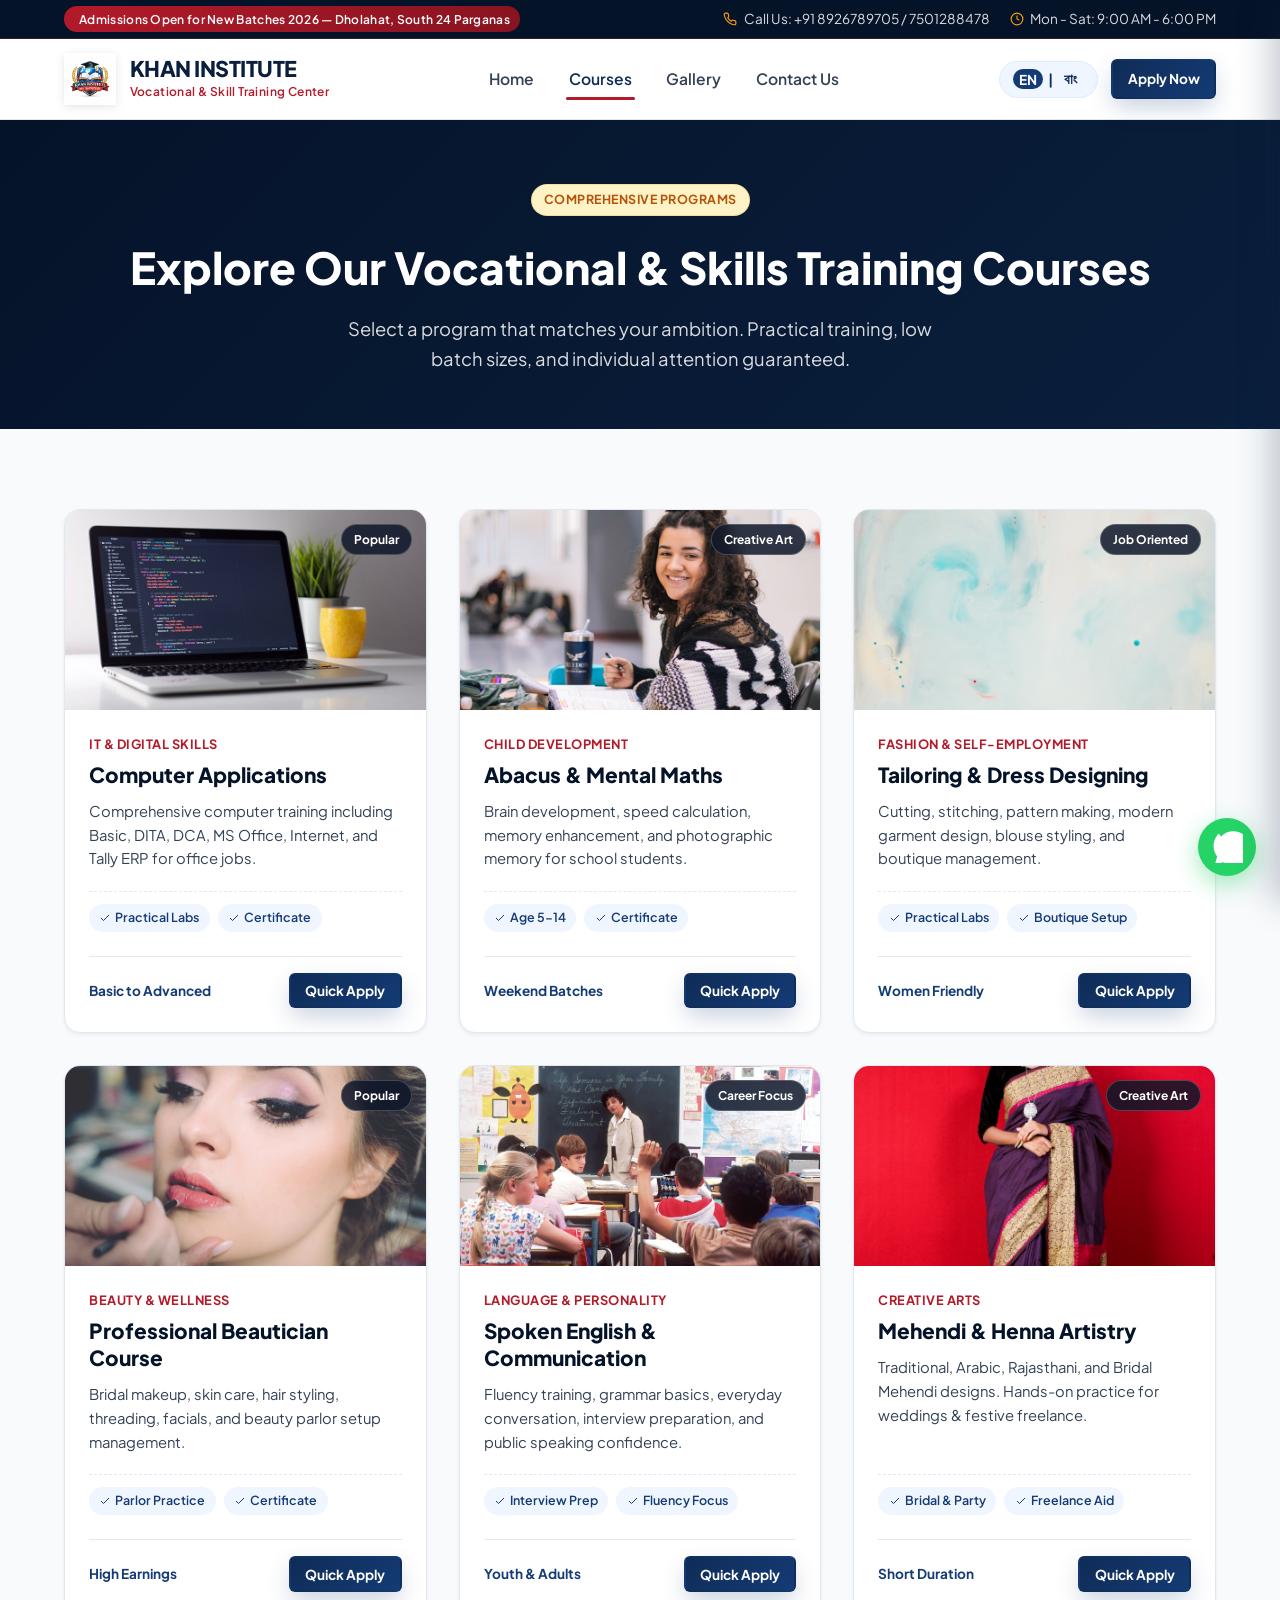
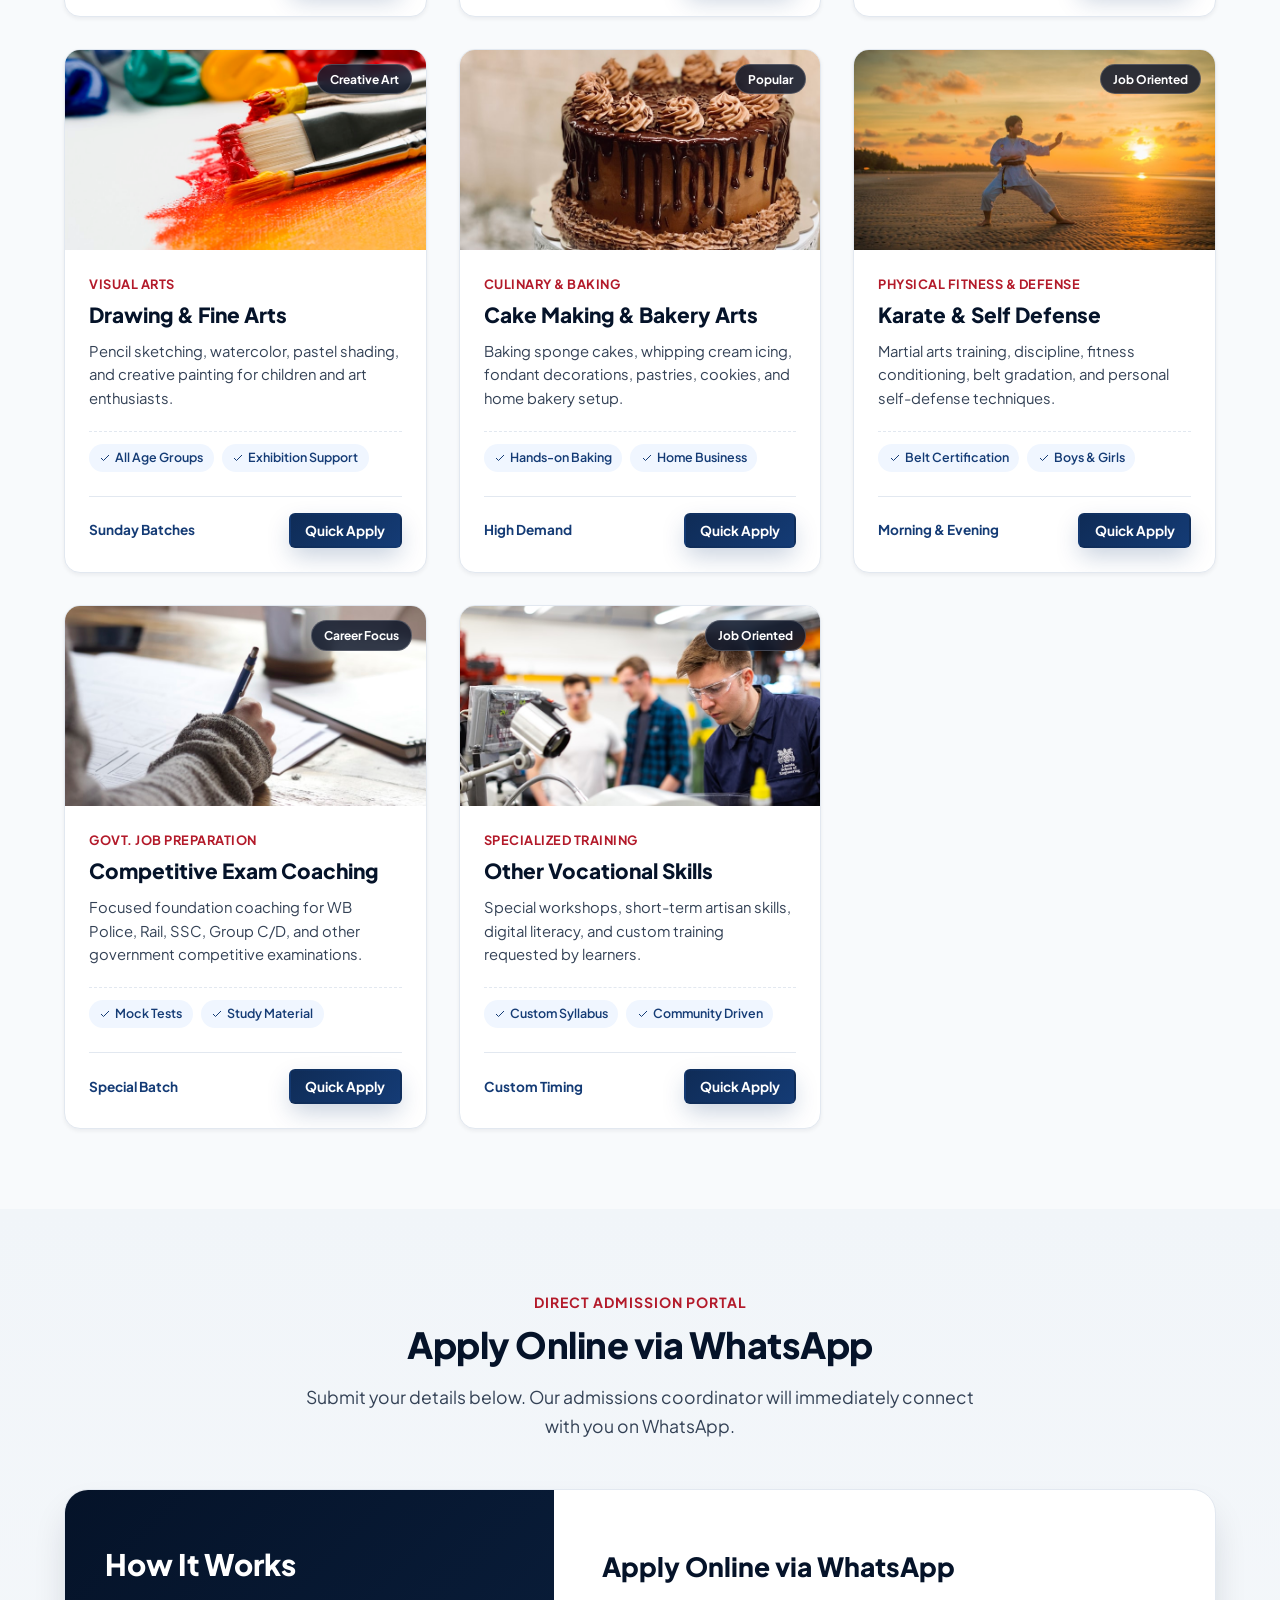
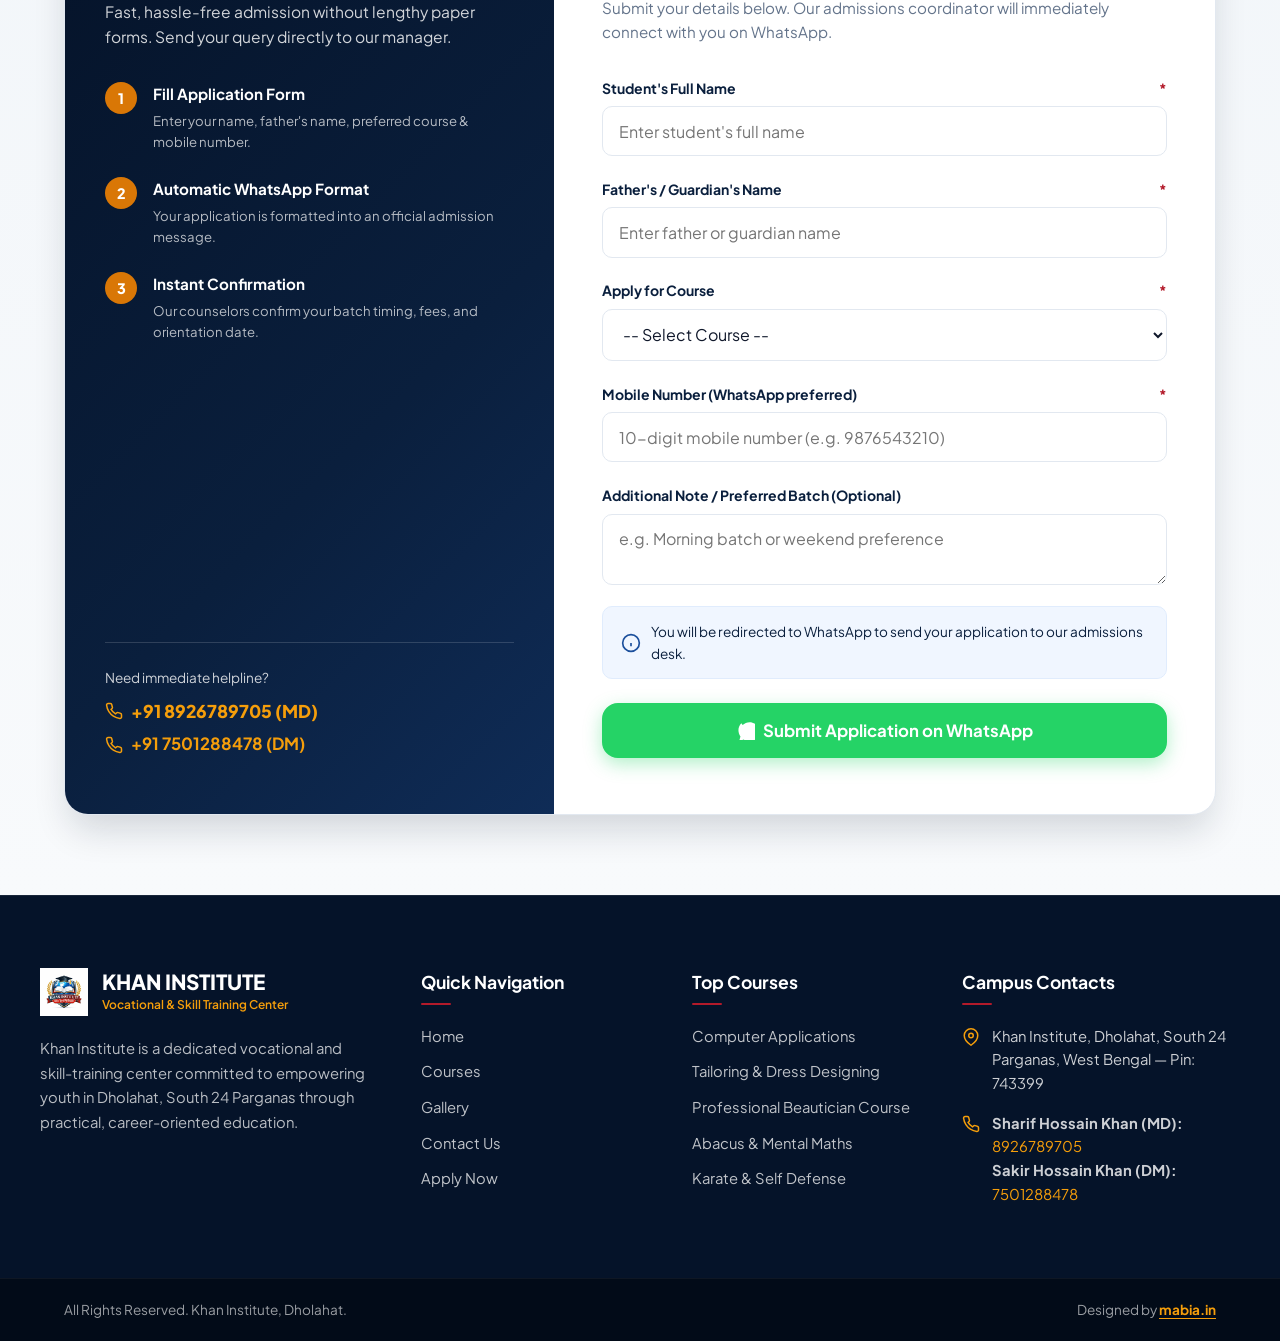
<file: courses.html>
<!DOCTYPE html>
<html lang="en">
<head>
  <meta charset="UTF-8">
  <meta name="viewport" content="width=device-width, initial-scale=1.0">
  <title>Vocational Courses & Training Programs — Khan Institute, Dholahat</title>
  <meta name="description" content="Explore certified courses at Khan Institute Dholahat: Computer, Tailoring, Beautician, Abacus, Spoken English, Cake Making, Karate, Mehendi Art & Competitive Exam Coaching.">
  <meta name="keywords" content="Khan Institute courses, Computer courses Dholahat, Tailoring classes, Beautician training, Spoken English South 24 Parganas, Competitive exam coaching">
  <meta property="og:title" content="Vocational Courses & Training Programs — Khan Institute">
  <meta property="og:description" content="Affordable, government-aligned practical training programs in Dholahat. Apply directly online!">
  <meta property="og:image" content="images/logo.jpg">
  <meta property="og:type" content="website">

  <!-- Favicon -->
  <link rel="icon" type="image/jpeg" href="images/logo.jpg">

  <!-- Main CSS -->
  <link rel="stylesheet" href="css/style.css?v=2.0">
</head>
<body>

  <!-- Top Announcement Bar -->
  <aside class="top-bar" aria-label="Announcement Bar">
    <div class="container top-bar-inner">
      <div class="top-bar-info">
        <span class="top-bar-badge">
          <span class="pulse-dot"></span>
          <span data-i18n="top_notice">Admissions Open for New Batches 2026 — Dholahat, South 24 Parganas</span>
        </span>
      </div>
      <div class="top-bar-info">
        <a href="tel:8926789705" class="top-bar-item">
          <svg fill="none" stroke="currentColor" stroke-width="2" viewBox="0 0 24 24"><path d="M22 16.92v3a2 2 0 01-2.18 2 19.79 19.79 0 01-8.63-3.07 19.5 19.5 0 01-6-6 19.79 19.79 0 01-3.07-8.67A2 2 0 014.11 2h3a2 2 0 012 1.72 12.84 12.84 0 00.7 2.81 2 2 0 01-.45 2.11L8.09 9.91a16 16 0 006 6l1.27-1.27a2 2 0 012.11-.45 12.84 12.84 0 002.81.7A2 2 0 0122 16.92z"/></svg>
          <span data-i18n="top_call">Call Us: +91 8926789705 / 7501288478</span>
        </a>
        <span class="top-bar-item top-bar-hours">
          <svg fill="none" stroke="currentColor" stroke-width="2" viewBox="0 0 24 24"><circle cx="12" cy="12" r="10"/><polyline points="12 6 12 12 16 14"/></svg>
          <span data-i18n="top_timing">Mon - Sat: 9:00 AM - 6:00 PM</span>
        </span>
      </div>
    </div>
  </aside>

  <!-- Sticky Main Navigation -->
  <header class="header-nav" id="mainHeader">
    <div class="container nav-container">
      <a href="index.html" class="brand" aria-label="Khan Institute Home">
        <img src="images/logo.jpg" alt="Khan Institute Official Logo" class="brand-logo-img">
        <div class="brand-text">
          <span class="brand-title" data-i18n="brand_name">KHAN INSTITUTE</span>
          <span class="brand-subtitle" data-i18n="brand_tagline">Vocational & Skill Training Center</span>
        </div>
      </a>

      <nav class="nav-menu" aria-label="Main Navigation">
        <a href="index.html" class="nav-link" data-i18n="nav_home">Home</a>
        <a href="courses.html" class="nav-link active" data-i18n="nav_courses">Courses</a>
        <a href="gallery.html" class="nav-link" data-i18n="nav_gallery">Gallery</a>
        <a href="contact.html" class="nav-link" data-i18n="nav_contact">Contact Us</a>
      </nav>

      <div class="header-actions">
        <!-- Language Toggle -->
        <button class="lang-toggle-btn" id="langToggleBtn" aria-label="Switch Language">
          <span class="lang-pill pill-en active">EN</span>
          <span>|</span>
          <span class="lang-pill pill-bn">বাং</span>
        </button>

        <a href="#apply" class="btn btn-primary btn-sm" data-i18n="btn_apply_now">Apply Now</a>

        <!-- Mobile Drawer Toggle -->
        <button class="mobile-toggle" id="mobileMenuBtn" aria-label="Open Mobile Menu">
          <svg fill="none" stroke="currentColor" stroke-width="2" viewBox="0 0 24 24"><line x1="3" y1="12" x2="21" y2="12"/><line x1="3" y1="6" x2="21" y2="6"/><line x1="3" y1="18" x2="21" y2="18"/></svg>
        </button>
      </div>
    </div>
  </header>

  <!-- Mobile Navigation Drawer -->
  <div class="mobile-nav-backdrop" id="mobileBackdrop"></div>
  <aside class="mobile-drawer" id="mobileDrawer" aria-label="Mobile Navigation">
    <div class="mobile-drawer-header">
      <div class="brand">
        <img src="images/logo.jpg" alt="Khan Institute Official Logo" class="brand-logo-img" style="width:44px; height:44px; object-fit:contain;">
        <div class="brand-text">
          <span class="brand-title" style="font-size:1.25rem; font-weight:900;" data-i18n="brand_name">KHAN INSTITUTE</span>
          <span class="brand-subtitle" style="font-size:0.68rem; font-weight:700; color:var(--accent-600);" data-i18n="brand_tagline">Vocational & Skill Training Center</span>
        </div>
      </div>
      <button class="mobile-close-btn" id="mobileCloseBtn" aria-label="Close Mobile Menu">
        <svg fill="none" stroke="currentColor" stroke-width="2" viewBox="0 0 24 24"><line x1="18" y1="6" x2="6" y2="18"/><line x1="6" y1="6" x2="18" y2="18"/></svg>
      </button>
    </div>
    <div class="mobile-drawer-lang">
      <span style="font-size:0.85rem; font-weight:700; color:var(--primary-900);">Language / ভাষা</span>
      <button class="lang-toggle-btn" aria-label="Switch Language in Mobile Menu">
        <span class="lang-pill pill-en active">EN</span>
        <span>|</span>
        <span class="lang-pill pill-bn">বাং</span>
      </button>
    </div>
    <nav class="mobile-menu-links">
      <a href="index.html" class="mobile-nav-link" data-i18n="nav_home">Home</a>
      <a href="courses.html" class="mobile-nav-link active" data-i18n="nav_courses">Courses</a>
      <a href="gallery.html" class="mobile-nav-link" data-i18n="nav_gallery">Gallery</a>
      <a href="contact.html" class="mobile-nav-link" data-i18n="nav_contact">Contact Us</a>
    </nav>
    <div class="mobile-drawer-footer">
      <a href="#apply" class="btn btn-primary" style="width:100%;" data-i18n="btn_apply_now">Apply Now</a>
      <div style="display:grid; grid-template-columns: 1fr 1fr; gap:0.5rem;">
        <a href="tel:8926789705" class="btn btn-secondary btn-sm" style="width:100%;">
          <svg fill="none" stroke="currentColor" stroke-width="2" viewBox="0 0 24 24"><path d="M22 16.92v3a2 2 0 01-2.18 2 19.79 19.79 0 01-8.63-3.07 19.5 19.5 0 01-6-6 19.79 19.79 0 01-3.07-8.67A2 2 0 014.11 2h3a2 2 0 012 1.72 12.84 12.84 0 00.7 2.81 2 2 0 01-.45 2.11L8.09 9.91a16 16 0 006 6l1.27-1.27a2 2 0 012.11-.45 12.84 12.84 0 002.81.7A2 2 0 0122 16.92z"/></svg>
          <span>Call</span>
        </a>
        <a href="https://wa.me/917501288478" target="_blank" rel="noopener" class="btn btn-wa btn-sm" style="width:100%;">
          <svg fill="currentColor" viewBox="0 0 24 24"><path d="M12.031 6.172c-3.181 0-5.767 2.586-5.768 5.766-.001 1.298.38 2.27 1.019 3.287l-.711 2.599 2.679-.702c.971.551 1.956.883 2.781.883h.005c3.179 0 5.767-2.587 5.767-5.766.001-3.182-2.585-5.767-5.772-5.767zm0 10.375c-.808 0-1.722-.266-2.484-.717l-.178-.105-1.589.417.424-1.55-.116-.185c-.496-.788-.79-1.636-.789-2.468.001-2.544 2.07-4.613 4.616-4.613 2.544 0 4.614 2.069 4.615 4.614-.001 2.545-2.071 4.614-4.617 4.614zm-6.264-14.717c-2.478 2.478-3.844 5.774-3.844 9.282 0 2.915.939 5.727 2.684 8.082l-1.607 5.868 6.046-1.587c2.26 1.63 4.966 2.502 7.747 2.503h.006c3.507 0 6.803-1.366 9.282-3.845 4.975-4.977 4.975-13.064 0-18.04-2.479-2.479-5.775-3.845-9.282-3.845-3.509 0-6.805 1.366-9.284 3.845z"/></svg>
          <span>WhatsApp</span>
        </a>
      </div>
    </div>
  </aside>

  <main>
    <!-- PAGE HEADER HERO BANNER -->
    <section class="contact-hero-banner" aria-label="Courses Banner">
      <div class="container reveal-on-scroll">
        <span class="badge badge-gold" style="margin-bottom:1rem;" data-i18n="courses_hero_tag">Comprehensive Programs</span>
        <h1 data-i18n="courses_hero_title">Explore Our Vocational & Skills Training Courses</h1>
        <p data-i18n="courses_hero_subtitle">Select a program that matches your ambition. Practical training, low batch sizes, and individual attention guaranteed.</p>
      </div>
    </section>

    <!-- FULL COURSE CATALOG GRID (11 COURSES) -->
    <section class="section bg-ground" aria-label="Course Catalog">
      <div class="container">
        <div class="courses-grid">
          
          <!-- 1. Computer Applications -->
          <article class="course-card reveal-on-scroll" id="c-computer">
            <div class="course-thumb-wrapper">
              <img src="images/course-computer.jpg" alt="Computer Applications Lab Training" loading="lazy">
              <span class="course-badge-tag" data-i18n="course_badge_popular">Popular</span>
            </div>
            <div class="course-body">
              <span class="course-category" data-i18n="c1_category">IT & Digital Skills</span>
              <h3 class="course-title" data-i18n="c1_title">Computer Applications</h3>
              <p class="course-desc" data-i18n="c1_desc">Comprehensive computer training including Basic, DITA, DCA, MS Office, Internet, and Tally ERP for office jobs.</p>
              <div class="course-features-list">
                <span class="course-pill"><svg fill="none" stroke="currentColor" stroke-width="2" viewBox="0 0 24 24"><polyline points="20 6 9 17 4 12"/></svg><span data-i18n="pill_practical">Practical Labs</span></span>
                <span class="course-pill"><svg fill="none" stroke="currentColor" stroke-width="2" viewBox="0 0 24 24"><polyline points="20 6 9 17 4 12"/></svg><span data-i18n="pill_cert">Certificate</span></span>
              </div>
              <div class="course-footer">
                <span style="font-size:0.85rem; font-weight:700; color:var(--primary-700);">Basic to Advanced</span>
                <button class="btn btn-primary btn-sm btn-prefill-course" data-course="Computer Applications" data-i18n="btn_quick_apply">Quick Apply</button>
              </div>
            </div>
          </article>

          <!-- 2. Abacus & Mental Maths -->
          <article class="course-card reveal-on-scroll" id="c-abacus">
            <div class="course-thumb-wrapper">
              <img src="images/course-abacus.jpg" alt="Abacus & Mental Maths" loading="lazy">
              <span class="course-badge-tag" data-i18n="course_badge_creative">Creative Art</span>
            </div>
            <div class="course-body">
              <span class="course-category" data-i18n="c2_category">Child Development</span>
              <h3 class="course-title" data-i18n="c2_title">Abacus & Mental Maths</h3>
              <p class="course-desc" data-i18n="c2_desc">Brain development, speed calculation, memory enhancement, and photographic memory for school students.</p>
              <div class="course-features-list">
                <span class="course-pill"><svg fill="none" stroke="currentColor" stroke-width="2" viewBox="0 0 24 24"><polyline points="20 6 9 17 4 12"/></svg>Age 5-14</span>
                <span class="course-pill"><svg fill="none" stroke="currentColor" stroke-width="2" viewBox="0 0 24 24"><polyline points="20 6 9 17 4 12"/></svg><span data-i18n="pill_cert">Certificate</span></span>
              </div>
              <div class="course-footer">
                <span style="font-size:0.85rem; font-weight:700; color:var(--primary-700);">Weekend Batches</span>
                <button class="btn btn-primary btn-sm btn-prefill-course" data-course="Abacus & Mental Maths" data-i18n="btn_quick_apply">Quick Apply</button>
              </div>
            </div>
          </article>

          <!-- 3. Tailoring & Dress Designing -->
          <article class="course-card reveal-on-scroll" id="c-tailoring">
            <div class="course-thumb-wrapper">
              <img src="images/course-tailoring.jpg" alt="Tailoring & Dress Designing" loading="lazy">
              <span class="course-badge-tag" data-i18n="course_badge_job">Job Oriented</span>
            </div>
            <div class="course-body">
              <span class="course-category" data-i18n="c3_category">Fashion & Self-Employment</span>
              <h3 class="course-title" data-i18n="c3_title">Tailoring & Dress Designing</h3>
              <p class="course-desc" data-i18n="c3_desc">Cutting, stitching, pattern making, modern garment design, blouse styling, and boutique management.</p>
              <div class="course-features-list">
                <span class="course-pill"><svg fill="none" stroke="currentColor" stroke-width="2" viewBox="0 0 24 24"><polyline points="20 6 9 17 4 12"/></svg><span data-i18n="pill_practical">Practical Labs</span></span>
                <span class="course-pill"><svg fill="none" stroke="currentColor" stroke-width="2" viewBox="0 0 24 24"><polyline points="20 6 9 17 4 12"/></svg>Boutique Setup</span>
              </div>
              <div class="course-footer">
                <span style="font-size:0.85rem; font-weight:700; color:var(--primary-700);">Women Friendly</span>
                <button class="btn btn-primary btn-sm btn-prefill-course" data-course="Tailoring & Dress Designing" data-i18n="btn_quick_apply">Quick Apply</button>
              </div>
            </div>
          </article>

          <!-- 4. Professional Beautician Course -->
          <article class="course-card reveal-on-scroll" id="c-beautician">
            <div class="course-thumb-wrapper">
              <img src="images/course-beautician.jpg" alt="Professional Beautician Training" loading="lazy">
              <span class="course-badge-tag" data-i18n="course_badge_popular">Popular</span>
            </div>
            <div class="course-body">
              <span class="course-category" data-i18n="c4_category">Beauty & Wellness</span>
              <h3 class="course-title" data-i18n="c4_title">Professional Beautician Course</h3>
              <p class="course-desc" data-i18n="c4_desc">Bridal makeup, skin care, hair styling, threading, facials, and beauty parlor setup management.</p>
              <div class="course-features-list">
                <span class="course-pill"><svg fill="none" stroke="currentColor" stroke-width="2" viewBox="0 0 24 24"><polyline points="20 6 9 17 4 12"/></svg>Parlor Practice</span>
                <span class="course-pill"><svg fill="none" stroke="currentColor" stroke-width="2" viewBox="0 0 24 24"><polyline points="20 6 9 17 4 12"/></svg><span data-i18n="pill_cert">Certificate</span></span>
              </div>
              <div class="course-footer">
                <span style="font-size:0.85rem; font-weight:700; color:var(--primary-700);">High Earnings</span>
                <button class="btn btn-primary btn-sm btn-prefill-course" data-course="Professional Beautician Course" data-i18n="btn_quick_apply">Quick Apply</button>
              </div>
            </div>
          </article>

          <!-- 5. Spoken English & Communication -->
          <article class="course-card reveal-on-scroll" id="c-english">
            <div class="course-thumb-wrapper">
              <img src="images/course-spoken-english.jpg" alt="Spoken English and Communication Classes" loading="lazy">
              <span class="course-badge-tag" data-i18n="course_badge_career">Career Focus</span>
            </div>
            <div class="course-body">
              <span class="course-category" data-i18n="c5_category">Language & Personality</span>
              <h3 class="course-title" data-i18n="c5_title">Spoken English & Communication</h3>
              <p class="course-desc" data-i18n="c5_desc">Fluency training, grammar basics, everyday conversation, interview preparation, and public speaking confidence.</p>
              <div class="course-features-list">
                <span class="course-pill"><svg fill="none" stroke="currentColor" stroke-width="2" viewBox="0 0 24 24"><polyline points="20 6 9 17 4 12"/></svg>Interview Prep</span>
                <span class="course-pill"><svg fill="none" stroke="currentColor" stroke-width="2" viewBox="0 0 24 24"><polyline points="20 6 9 17 4 12"/></svg>Fluency Focus</span>
              </div>
              <div class="course-footer">
                <span style="font-size:0.85rem; font-weight:700; color:var(--primary-700);">Youth & Adults</span>
                <button class="btn btn-primary btn-sm btn-prefill-course" data-course="Spoken English & Communication" data-i18n="btn_quick_apply">Quick Apply</button>
              </div>
            </div>
          </article>

          <!-- 6. Mehendi & Henna Artistry -->
          <article class="course-card reveal-on-scroll" id="c-mehendi">
            <div class="course-thumb-wrapper">
              <img src="images/course-mehendi.jpg" alt="Bridal Mehendi and Henna Designing" loading="lazy">
              <span class="course-badge-tag" data-i18n="course_badge_creative">Creative Art</span>
            </div>
            <div class="course-body">
              <span class="course-category" data-i18n="c6_category">Creative Arts</span>
              <h3 class="course-title" data-i18n="c6_title">Mehendi & Henna Artistry</h3>
              <p class="course-desc" data-i18n="c6_desc">Traditional, Arabic, Rajasthani, and Bridal Mehendi designs. Hands-on practice for weddings & festive freelance.</p>
              <div class="course-features-list">
                <span class="course-pill"><svg fill="none" stroke="currentColor" stroke-width="2" viewBox="0 0 24 24"><polyline points="20 6 9 17 4 12"/></svg>Bridal & Party</span>
                <span class="course-pill"><svg fill="none" stroke="currentColor" stroke-width="2" viewBox="0 0 24 24"><polyline points="20 6 9 17 4 12"/></svg>Freelance Aid</span>
              </div>
              <div class="course-footer">
                <span style="font-size:0.85rem; font-weight:700; color:var(--primary-700);">Short Duration</span>
                <button class="btn btn-primary btn-sm btn-prefill-course" data-course="Mehendi & Henna Artistry" data-i18n="btn_quick_apply">Quick Apply</button>
              </div>
            </div>
          </article>

          <!-- 7. Drawing & Fine Arts -->
          <article class="course-card reveal-on-scroll" id="c-drawing">
            <div class="course-thumb-wrapper">
              <img src="images/course-drawing.jpg" alt="Drawing and Fine Arts for Children" loading="lazy">
              <span class="course-badge-tag" data-i18n="course_badge_creative">Creative Art</span>
            </div>
            <div class="course-body">
              <span class="course-category" data-i18n="c7_category">Visual Arts</span>
              <h3 class="course-title" data-i18n="c7_title">Drawing & Fine Arts</h3>
              <p class="course-desc" data-i18n="c7_desc">Pencil sketching, watercolor, pastel shading, and creative painting for children and art enthusiasts.</p>
              <div class="course-features-list">
                <span class="course-pill"><svg fill="none" stroke="currentColor" stroke-width="2" viewBox="0 0 24 24"><polyline points="20 6 9 17 4 12"/></svg>All Age Groups</span>
                <span class="course-pill"><svg fill="none" stroke="currentColor" stroke-width="2" viewBox="0 0 24 24"><polyline points="20 6 9 17 4 12"/></svg>Exhibition Support</span>
              </div>
              <div class="course-footer">
                <span style="font-size:0.85rem; font-weight:700; color:var(--primary-700);">Sunday Batches</span>
                <button class="btn btn-primary btn-sm btn-prefill-course" data-course="Drawing & Fine Arts" data-i18n="btn_quick_apply">Quick Apply</button>
              </div>
            </div>
          </article>

          <!-- 8. Cake Making & Bakery Arts -->
          <article class="course-card reveal-on-scroll" id="c-cake">
            <div class="course-thumb-wrapper">
              <img src="images/course-cake.jpg" alt="Cake Making and Bakery Workshop" loading="lazy">
              <span class="course-badge-tag" data-i18n="course_badge_popular">Popular</span>
            </div>
            <div class="course-body">
              <span class="course-category" data-i18n="c8_category">Culinary & Baking</span>
              <h3 class="course-title" data-i18n="c8_title">Cake Making & Bakery Arts</h3>
              <p class="course-desc" data-i18n="c8_desc">Baking sponge cakes, whipping cream icing, fondant decorations, pastries, cookies, and home bakery setup.</p>
              <div class="course-features-list">
                <span class="course-pill"><svg fill="none" stroke="currentColor" stroke-width="2" viewBox="0 0 24 24"><polyline points="20 6 9 17 4 12"/></svg>Hands-on Baking</span>
                <span class="course-pill"><svg fill="none" stroke="currentColor" stroke-width="2" viewBox="0 0 24 24"><polyline points="20 6 9 17 4 12"/></svg>Home Business</span>
              </div>
              <div class="course-footer">
                <span style="font-size:0.85rem; font-weight:700; color:var(--primary-700);">High Demand</span>
                <button class="btn btn-primary btn-sm btn-prefill-course" data-course="Cake Making & Bakery Arts" data-i18n="btn_quick_apply">Quick Apply</button>
              </div>
            </div>
          </article>

          <!-- 9. Karate & Self Defense -->
          <article class="course-card reveal-on-scroll" id="c-karate">
            <div class="course-thumb-wrapper">
              <img src="images/course-karate.jpg" alt="Karate and Self Defense Training" loading="lazy">
              <span class="course-badge-tag" data-i18n="course_badge_job">Fitness & Defense</span>
            </div>
            <div class="course-body">
              <span class="course-category" data-i18n="c9_category">Physical Fitness & Defense</span>
              <h3 class="course-title" data-i18n="c9_title">Karate & Self Defense</h3>
              <p class="course-desc" data-i18n="c9_desc">Martial arts training, discipline, fitness conditioning, belt gradation, and personal self-defense techniques.</p>
              <div class="course-features-list">
                <span class="course-pill"><svg fill="none" stroke="currentColor" stroke-width="2" viewBox="0 0 24 24"><polyline points="20 6 9 17 4 12"/></svg>Belt Certification</span>
                <span class="course-pill"><svg fill="none" stroke="currentColor" stroke-width="2" viewBox="0 0 24 24"><polyline points="20 6 9 17 4 12"/></svg>Boys & Girls</span>
              </div>
              <div class="course-footer">
                <span style="font-size:0.85rem; font-weight:700; color:var(--primary-700);">Morning & Evening</span>
                <button class="btn btn-primary btn-sm btn-prefill-course" data-course="Karate & Self Defense" data-i18n="btn_quick_apply">Quick Apply</button>
              </div>
            </div>
          </article>

          <!-- 10. Competitive Exam Coaching -->
          <article class="course-card reveal-on-scroll" id="c-competitive">
            <div class="course-thumb-wrapper">
              <img src="images/course-competitive.jpg" alt="Competitive Exam Coaching" loading="lazy">
              <span class="course-badge-tag" data-i18n="course_badge_career">Career Focus</span>
            </div>
            <div class="course-body">
              <span class="course-category" data-i18n="c10_category">Govt. Job Preparation</span>
              <h3 class="course-title" data-i18n="c10_title">Competitive Exam Coaching</h3>
              <p class="course-desc" data-i18n="c10_desc">Focused foundation coaching for WB Police, Rail, SSC, Group C/D, and other government competitive examinations.</p>
              <div class="course-features-list">
                <span class="course-pill"><svg fill="none" stroke="currentColor" stroke-width="2" viewBox="0 0 24 24"><polyline points="20 6 9 17 4 12"/></svg>Mock Tests</span>
                <span class="course-pill"><svg fill="none" stroke="currentColor" stroke-width="2" viewBox="0 0 24 24"><polyline points="20 6 9 17 4 12"/></svg>Study Material</span>
              </div>
              <div class="course-footer">
                <span style="font-size:0.85rem; font-weight:700; color:var(--primary-700);">Special Batch</span>
                <button class="btn btn-primary btn-sm btn-prefill-course" data-course="Competitive Exam Coaching" data-i18n="btn_quick_apply">Quick Apply</button>
              </div>
            </div>
          </article>

          <!-- 11. Other Vocational Skills -->
          <article class="course-card reveal-on-scroll" id="c-others">
            <div class="course-thumb-wrapper">
              <img src="images/course-vocational.jpg" alt="Vocational Skills and Artisan Programs" loading="lazy">
              <span class="course-badge-tag" data-i18n="course_badge_job">Specialized</span>
            </div>
            <div class="course-body">
              <span class="course-category" data-i18n="c11_category">Specialized Training</span>
              <h3 class="course-title" data-i18n="c11_title">Other Vocational Skills</h3>
              <p class="course-desc" data-i18n="c11_desc">Special workshops, short-term artisan skills, digital literacy, and custom training requested by learners.</p>
              <div class="course-features-list">
                <span class="course-pill"><svg fill="none" stroke="currentColor" stroke-width="2" viewBox="0 0 24 24"><polyline points="20 6 9 17 4 12"/></svg>Custom Syllabus</span>
                <span class="course-pill"><svg fill="none" stroke="currentColor" stroke-width="2" viewBox="0 0 24 24"><polyline points="20 6 9 17 4 12"/></svg>Community Driven</span>
              </div>
              <div class="course-footer">
                <span style="font-size:0.85rem; font-weight:700; color:var(--primary-700);">Custom Timing</span>
                <button class="btn btn-primary btn-sm btn-prefill-course" data-course="Other Vocational Skills" data-i18n="btn_quick_apply">Quick Apply</button>
              </div>
            </div>
          </article>

        </div>
      </div>
    </section>

    <!-- PROMINENT APPLICATION FORM SECTION -->
    <section class="apply-section" id="apply" aria-label="Course Application Form">
      <div class="container">
        <div class="section-header reveal-on-scroll">
          <span class="section-tag" data-i18n="form_section_tag">Direct Admission Portal</span>
          <h2 data-i18n="form_section_title">Apply Online via WhatsApp</h2>
          <p data-i18n="form_section_subtitle">Submit your details below. Our admissions coordinator will immediately connect with you on WhatsApp.</p>
        </div>

        <div class="apply-card reveal-on-scroll">
          <!-- Left Info Panel -->
          <div class="apply-info-panel">
            <div>
              <h3 data-i18n="form_side_title">How It Works</h3>
              <p data-i18n="form_side_desc">Fast, hassle-free admission without lengthy paper forms. Send your query directly to our manager.</p>
              
              <div class="apply-steps-list">
                <div class="apply-step-item">
                  <div class="step-number">1</div>
                  <div class="step-text">
                    <h4 data-i18n="step_1_title">Fill Application Form</h4>
                    <p data-i18n="step_1_desc">Enter your name, father's name, preferred course & mobile number.</p>
                  </div>
                </div>

                <div class="apply-step-item">
                  <div class="step-number">2</div>
                  <div class="step-text">
                    <h4 data-i18n="step_2_title">Automatic WhatsApp Format</h4>
                    <p data-i18n="step_2_desc">Your application is formatted into an official admission message.</p>
                  </div>
                </div>

                <div class="apply-step-item">
                  <div class="step-number">3</div>
                  <div class="step-text">
                    <h4 data-i18n="step_3_title">Instant Confirmation</h4>
                    <p data-i18n="step_3_desc">Our counselors confirm your batch timing, fees, and orientation date.</p>
                  </div>
                </div>
              </div>
            </div>

            <div style="margin-top:2rem; padding-top:1.5rem; border-top:1px solid rgba(255,255,255,0.15);">
              <p style="font-size:0.85rem; color:rgba(255,255,255,0.8); margin-bottom:0.5rem;">Need immediate helpline?</p>
              <div style="display:flex; flex-direction:column; gap:0.4rem;">
                <a href="tel:8926789705" style="color:var(--gold-400); font-weight:800; font-size:1.1rem; display:inline-flex; align-items:center; gap:0.5rem;">
                  <svg fill="none" stroke="currentColor" stroke-width="2" style="width:18px; height:18px;" viewBox="0 0 24 24"><path d="M22 16.92v3a2 2 0 01-2.18 2 19.79 19.79 0 01-8.63-3.07 19.5 19.5 0 01-6-6 19.79 19.79 0 01-3.07-8.67A2 2 0 014.11 2h3a2 2 0 012 1.72 12.84 12.84 0 00.7 2.81 2 2 0 01-.45 2.11L8.09 9.91a16 16 0 006 6l1.27-1.27a2 2 0 012.11-.45 12.84 12.84 0 002.81.7A2 2 0 0122 16.92z"/></svg>
                  +91 8926789705 (MD)
                </a>
                <a href="tel:7501288478" style="color:var(--gold-400); font-weight:700; font-size:1.05rem; display:inline-flex; align-items:center; gap:0.5rem;">
                  <svg fill="none" stroke="currentColor" stroke-width="2" style="width:18px; height:18px;" viewBox="0 0 24 24"><path d="M22 16.92v3a2 2 0 01-2.18 2 19.79 19.79 0 01-8.63-3.07 19.5 19.5 0 01-6-6 19.79 19.79 0 01-3.07-8.67A2 2 0 014.11 2h3a2 2 0 012 1.72 12.84 12.84 0 00.7 2.81 2 2 0 01-.45 2.11L8.09 9.91a16 16 0 006 6l1.27-1.27a2 2 0 012.11-.45 12.84 12.84 0 002.81.7A2 2 0 0122 16.92z"/></svg>
                  +91 7501288478 (DM)
                </a>
              </div>
            </div>
          </div>

          <!-- Right Interactive Form Panel -->
          <div class="apply-form-panel">
            <div class="form-header">
              <h3 data-i18n="form_section_title">Apply Online via WhatsApp</h3>
              <p data-i18n="form_section_subtitle">Submit your details below. Our admissions coordinator will immediately connect with you on WhatsApp.</p>
            </div>

            <form id="admissionForm" novalidate>
              <!-- Student Full Name -->
              <div class="form-group">
                <label for="studentName" class="form-label">
                  <span data-i18n="label_name">Student's Full Name</span>
                  <span class="required-star">*</span>
                </label>
                <input type="text" id="studentName" class="form-control" placeholder="Enter student's full name" data-i18n-placeholder="placeholder_name" required>
                <div class="form-feedback" id="errStudentName" data-i18n="err_name">Please enter a valid student name (min. 3 letters)</div>
              </div>

              <!-- Father's Name -->
              <div class="form-group">
                <label for="fatherName" class="form-label">
                  <span data-i18n="label_father">Father's / Guardian's Name</span>
                  <span class="required-star">*</span>
                </label>
                <input type="text" id="fatherName" class="form-control" placeholder="Enter father or guardian name" data-i18n-placeholder="placeholder_father" required>
                <div class="form-feedback" id="errFatherName" data-i18n="err_father">Please enter father's or guardian's name</div>
              </div>

              <!-- Apply for Course Dropdown -->
              <div class="form-group">
                <label for="courseSelect" class="form-label">
                  <span data-i18n="label_course">Apply for Course</span>
                  <span class="required-star">*</span>
                </label>
                <select id="courseSelect" class="form-control" required>
                  <option value="" data-i18n="placeholder_course">-- Select Course --</option>
                  <option value="Computer Applications">Computer Applications (Basic / DITA / Tally)</option>
                  <option value="Abacus & Mental Maths">Abacus & Mental Maths</option>
                  <option value="Tailoring & Dress Designing">Tailoring & Dress Designing</option>
                  <option value="Professional Beautician Course">Professional Beautician Course</option>
                  <option value="Spoken English & Communication">Spoken English & Communication</option>
                  <option value="Mehendi & Henna Artistry">Mehendi & Henna Artistry</option>
                  <option value="Drawing & Fine Arts">Drawing & Fine Arts</option>
                  <option value="Cake Making & Bakery Arts">Cake Making & Bakery Arts</option>
                  <option value="Karate & Self Defense">Karate & Self Defense</option>
                  <option value="Competitive Exam Coaching">Competitive Exam Coaching</option>
                  <option value="Other Vocational Skills">Other Vocational Skills</option>
                </select>
                <div class="form-feedback" id="errCourse" data-i18n="err_course">Please select a course to apply for</div>
              </div>

              <!-- Mobile Number (10 digit validation) -->
              <div class="form-group">
                <label for="mobileNumber" class="form-label">
                  <span data-i18n="label_phone">Mobile Number (WhatsApp preferred)</span>
                  <span class="required-star">*</span>
                </label>
                <input type="tel" id="mobileNumber" class="form-control" placeholder="10-digit mobile number (e.g. 9876543210)" data-i18n-placeholder="placeholder_phone" maxlength="10" required>
                <div class="form-feedback" id="errMobile" data-i18n="err_phone">Please enter a valid 10-digit Indian mobile number</div>
              </div>

              <!-- Additional Notes -->
              <div class="form-group">
                <label for="notes" class="form-label">
                  <span data-i18n="label_notes">Additional Note / Preferred Batch (Optional)</span>
                </label>
                <textarea id="notes" class="form-control" rows="2" placeholder="e.g. Morning batch or weekend preference" data-i18n-placeholder="placeholder_notes"></textarea>
              </div>

              <!-- WhatsApp Notice -->
              <div class="form-notice">
                <svg fill="none" stroke="currentColor" stroke-width="2" viewBox="0 0 24 24"><circle cx="12" cy="12" r="10"/><line x1="12" y1="16" x2="12" y2="12"/><line x1="12" y1="8" x2="12.01" y2="8"/></svg>
                <span data-i18n="form_wa_notice">You will be redirected to WhatsApp to send your application to our admissions desk.</span>
              </div>

              <!-- Submit Button -->
              <button type="submit" class="btn btn-wa btn-lg" style="width:100%;">
                <svg fill="currentColor" viewBox="0 0 24 24"><path d="M12.031 6.172c-3.181 0-5.767 2.586-5.768 5.766-.001 1.298.38 2.27 1.019 3.287l-.711 2.599 2.679-.702c.971.551 1.956.883 2.781.883h.005c3.179 0 5.767-2.587 5.767-5.766.001-3.182-2.585-5.767-5.772-5.767zm0 10.375c-.808 0-1.722-.266-2.484-.717l-.178-.105-1.589.417.424-1.55-.116-.185c-.496-.788-.79-1.636-.789-2.468.001-2.544 2.07-4.613 4.616-4.613 2.544 0 4.614 2.069 4.615 4.614-.001 2.545-2.071 4.614-4.617 4.614zm-6.264-14.717c-2.478 2.478-3.844 5.774-3.844 9.282 0 2.915.939 5.727 2.684 8.082l-1.607 5.868 6.046-1.587c2.26 1.63 4.966 2.502 7.747 2.503h.006c3.507 0 6.803-1.366 9.282-3.845 4.975-4.977 4.975-13.064 0-18.04-2.479-2.479-5.775-3.845-9.282-3.845-3.509 0-6.805 1.366-9.284 3.845z"/></svg>
                <span data-i18n="btn_submit_app">Submit Application on WhatsApp</span>
              </button>
            </form>
          </div>
        </div>
      </div>
    </section>
  </main>

  <!-- GLOBAL FOOTER -->
  <footer class="footer">
    <div class="container footer-top">
      <div class="footer-grid">
        <div class="footer-col">
          <div class="footer-logo-row">
            <img src="images/logo.jpg" alt="Khan Institute Logo" loading="lazy">
            <div>
              <div class="footer-brand-title" data-i18n="brand_name">KHAN INSTITUTE</div>
              <div class="footer-brand-sub" data-i18n="brand_tagline">Vocational & Skill Training Center</div>
            </div>
          </div>
          <p data-i18n="footer_about">
            Khan Institute is a dedicated vocational and skill-training center committed to empowering youth in Dholahat, South 24 Parganas through practical, career-oriented education.
          </p>
        </div>

        <div class="footer-col">
          <h4 data-i18n="footer_links_title">Quick Navigation</h4>
          <nav class="footer-links">
            <a href="index.html" data-i18n="nav_home">Home</a>
            <a href="courses.html" data-i18n="nav_courses">Courses</a>
            <a href="gallery.html" data-i18n="nav_gallery">Gallery</a>
            <a href="contact.html" data-i18n="nav_contact">Contact Us</a>
            <a href="#apply" data-i18n="btn_apply_now">Online Admission</a>
          </nav>
        </div>

        <div class="footer-col">
          <h4 data-i18n="footer_courses_title">Top Courses</h4>
          <nav class="footer-links">
            <a href="#c-computer" data-i18n="c1_title">Computer Applications</a>
            <a href="#c-tailoring" data-i18n="c3_title">Tailoring & Dress Designing</a>
            <a href="#c-beautician" data-i18n="c4_title">Professional Beautician</a>
            <a href="#c-abacus" data-i18n="c2_title">Abacus & Mental Maths</a>
            <a href="#c-karate" data-i18n="c9_title">Karate & Self Defense</a>
          </nav>
        </div>

        <div class="footer-col">
          <h4 data-i18n="footer_contact_title">Campus Contacts</h4>
          <div class="footer-contact-item">
            <svg fill="none" stroke="currentColor" stroke-width="2" viewBox="0 0 24 24"><path d="M21 10c0 7-9 13-9 13s-9-6-9-13a9 9 0 0118 0z"/><circle cx="12" cy="10" r="3"/></svg>
            <span data-i18n="addr_val">Khan Institute, Dholahat, South 24 Parganas, West Bengal — Pin: 743399</span>
          </div>
          <div class="footer-contact-item">
            <svg fill="none" stroke="currentColor" stroke-width="2" viewBox="0 0 24 24"><path d="M22 16.92v3a2 2 0 01-2.18 2 19.79 19.79 0 01-8.63-3.07 19.5 19.5 0 01-6-6 19.79 19.79 0 01-3.07-8.67A2 2 0 014.11 2h3a2 2 0 012 1.72 12.84 12.84 0 00.7 2.81 2 2 0 01-.45 2.11L8.09 9.91a16 16 0 006 6l1.27-1.27a2 2 0 012.11-.45 12.84 12.84 0 002.81.7A2 2 0 0122 16.92z"/></svg>
            <div>
              <strong>Sharif Hossain Khan (MD):</strong> <a href="tel:8926789705" style="color:var(--gold-400);">8926789705</a><br>
              <strong>Sakir Hossain Khan (DM):</strong> <a href="tel:7501288478" style="color:var(--gold-400);">7501288478</a>
            </div>
          </div>
        </div>
      </div>
    </div>

    <div class="footer-bottom">
      <div class="container footer-bottom-inner">
        <span data-i18n="footer_rights">© 2026 Khan Institute, Dholahat. All Rights Reserved.</span>
        <span class="designed-by">Designed by <a href="https://mabia.in" target="_blank" rel="noopener">mabia.in</a></span>
      </div>
    </div>
  </footer>

  <!-- Floating WhatsApp & Scroll Top -->
  <a href="https://wa.me/917501288478" target="_blank" rel="noopener" class="floating-wa-btn" aria-label="Direct WhatsApp Chat with Admissions">
    <svg fill="currentColor" viewBox="0 0 24 24"><path d="M12.031 6.172c-3.181 0-5.767 2.586-5.768 5.766-.001 1.298.38 2.27 1.019 3.287l-.711 2.599 2.679-.702c.971.551 1.956.883 2.781.883h.005c3.179 0 5.767-2.587 5.767-5.766.001-3.182-2.585-5.767-5.772-5.767zm0 10.375c-.808 0-1.722-.266-2.484-.717l-.178-.105-1.589.417.424-1.55-.116-.185c-.496-.788-.79-1.636-.789-2.468.001-2.544 2.07-4.613 4.616-4.613 2.544 0 4.614 2.069 4.615 4.614-.001 2.545-2.071 4.614-4.617 4.614zm-6.264-14.717c-2.478 2.478-3.844 5.774-3.844 9.282 0 2.915.939 5.727 2.684 8.082l-1.607 5.868 6.046-1.587c2.26 1.63 4.966 2.502 7.747 2.503h.006c3.507 0 6.803-1.366 9.282-3.845 4.975-4.977 4.975-13.064 0-18.04-2.479-2.479-5.775-3.845-9.282-3.845-3.509 0-6.805 1.366-9.284 3.845z"/></svg>
  </a>
  <button class="scroll-top-btn" id="scrollTopBtn" aria-label="Scroll back to top">
    <svg fill="none" stroke="currentColor" stroke-width="2.5" viewBox="0 0 24 24"><polyline points="18 15 12 9 6 15"/></svg>
  </button>

  <!-- Floating Language Toggle Button (Mobile Lower Bottom) -->
  <button class="floating-lang-btn lang-toggle-btn" aria-label="Switch Language Between English and Bengali">
    <span class="lang-pill pill-en active">EN</span>
    <span>|</span>
    <span class="lang-pill pill-bn">বাং</span>
  </button>

  <script src="js/script.js?v=2.0" charset="UTF-8"></script>
</body>
</html>
</file>
<file: css/style.css>
/* ==========================================================================
   Khan Institute — Official Modern Stylesheet
   Crafted with Vanilla CSS3, Modern Tokens, Responsive Grid & Micro-animations
   Bilingual Support: Latin (Plus Jakarta Sans) & Bengali (Hind Siliguri)
   ========================================================================== */

/* --- Google Fonts Import --- */
@import url('https://fonts.googleapis.com/css2?family=Hind+Siliguri:wght@400;500;600;700&family=Plus+Jakarta+Sans:ital,wght@0,400;0,500;0,600;0,700;0,800;1,400;1,600&display=swap');

/* --- CSS Variables / Design Tokens --- */
:root {
  /* Brand Colors (Inspired by official logo) */
  --primary-950: #051329;
  --primary-900: #0a1f3d;
  --primary-800: #0f2c57;
  --primary-700: #143b75;
  --primary-600: #1b4f9c;
  --primary-500: #2563eb;
  --primary-100: #e0ecfd;
  --primary-50:  #f0f6ff;

  /* Accent Red (from ribbon) */
  --accent-700: #881320;
  --accent-600: #b31a2a;
  --accent-500: #dc2626;
  --accent-100: #fee2e2;
  --accent-50:  #fef2f2;

  /* Accent Gold (from wreath & star) */
  --gold-600: #b45309;
  --gold-500: #d97706;
  --gold-400: #f59e0b;
  --gold-100: #fef3c7;
  --gold-50:  #fffbeb;

  /* Neutrals */
  --bg-body: #f8fafc;
  --bg-card: #ffffff;
  --bg-card-subtle: #f1f5f9;
  --text-main: #0f172a;
  --text-muted: #334155;
  --text-light: #64748b;
  --border-light: #e2e8f0;
  --border-focus: #2563eb;

  /* WhatsApp Green */
  --wa-green: #25d366;
  --wa-dark: #128c7e;

  /* Typography */
  --font-en: 'Plus Jakarta Sans', system-ui, -apple-system, sans-serif;
  --font-bn: 'Hind Siliguri', 'Noto Sans Bengali', sans-serif;
  --font-current: var(--font-en);

  /* Shadows */
  --shadow-xs: 0 1px 2px rgba(15, 23, 42, 0.04);
  --shadow-sm: 0 2px 4px rgba(15, 23, 42, 0.06);
  --shadow-md: 0 6px 16px -2px rgba(15, 23, 42, 0.08);
  --shadow-lg: 0 12px 28px -4px rgba(15, 23, 42, 0.12);
  --shadow-xl: 0 20px 36px -6px rgba(15, 23, 42, 0.16);
  --shadow-brand: 0 10px 25px -3px rgba(20, 59, 117, 0.25);
  --shadow-accent: 0 10px 25px -3px rgba(179, 26, 42, 0.25);

  /* Radii */
  --radius-sm: 6px;
  --radius-md: 10px;
  --radius-lg: 16px;
  --radius-xl: 24px;
  --radius-pill: 9999px;

  /* Transitions */
  --transition-fast: 150ms ease;
  --transition-normal: 250ms cubic-bezier(0.16, 1, 0.3, 1);
  --transition-slow: 400ms cubic-bezier(0.16, 1, 0.3, 1);

  /* Layout */
  --container-max: 1200px;
  --header-height: 80px;
  --topbar-height: 40px;
}

/* --- Bengali Font Class applied dynamically --- */
html[lang="bn"],
body.lang-bn,
.font-bn {
  font-family: var(--font-bn);
}

/* --- Reset & Base Styles --- */
*, *::before, *::after {
  box-sizing: border-box;
  margin: 0;
  padding: 0;
}

html {
  scroll-behavior: smooth;
  font-size: 16px;
  -webkit-text-size-adjust: 100%;
  overflow-x: hidden;
  width: 100%;
  max-width: 100%;
}

body {
  font-family: var(--font-current);
  color: var(--text-main);
  background-color: var(--bg-body);
  line-height: 1.6;
  overflow-x: hidden;
  width: 100%;
  max-width: 100%;
  position: relative;
  display: flex;
  flex-direction: column;
  min-height: 100vh;
}

img, svg {
  display: block;
  max-width: 100%;
  height: auto;
}

a {
  color: inherit;
  text-decoration: none;
  transition: color var(--transition-fast);
}

button, input, select, textarea {
  font-family: inherit;
  font-size: 1rem;
}

ul, ol {
  list-style: none;
}

/* --- Accessibility Focus State --- */
:focus-visible {
  outline: 3px solid var(--primary-500);
  outline-offset: 2px;
}

/* --- Smooth Anchor Target Offsets (Prevents Sticky Header Overlap) --- */
[id] {
  scroll-margin-top: calc(var(--header-height) + 1.25rem);
}

/* --- Touch Optimizations --- */
button, a, input, select {
  -webkit-tap-highlight-color: transparent;
}

/* --- Container Utility --- */
.container {
  width: 100%;
  max-width: var(--container-max);
  margin-left: auto;
  margin-right: auto;
  padding-left: 1.5rem;
  padding-right: 1.5rem;
}

/* ==========================================================================
   TOP BAR & HEADER NAVIGATION
   ========================================================================== */
.top-bar {
  background: var(--primary-950);
  color: rgba(255, 255, 255, 0.88);
  font-size: 0.85rem;
  border-bottom: 1px solid rgba(255, 255, 255, 0.08);
  padding: 0.4rem 0;
  position: relative;
  z-index: 101;
}

.top-bar-inner {
  display: flex;
  justify-content: space-between;
  align-items: center;
  flex-wrap: wrap;
  gap: 0.75rem;
}

.top-bar-info {
  display: flex;
  align-items: center;
  gap: 1.25rem;
  flex-wrap: wrap;
}

.top-bar-item {
  display: inline-flex;
  align-items: center;
  gap: 0.4rem;
  color: rgba(255, 255, 255, 0.85);
}

.top-bar-item:hover {
  color: var(--gold-400);
}

.top-bar-item svg {
  width: 14px;
  height: 14px;
  stroke: var(--gold-400);
}

.top-bar-badge {
  background: linear-gradient(135deg, var(--accent-600), var(--accent-700));
  color: #ffffff;
  padding: 0.2rem 0.65rem;
  border-radius: var(--radius-pill);
  font-size: 0.75rem;
  font-weight: 600;
  letter-spacing: 0.3px;
  display: inline-flex;
  align-items: center;
  gap: 0.3rem;
}

.header-nav {
  position: sticky;
  top: 0;
  left: 0;
  width: 100%;
  background: rgba(255, 255, 255, 0.95);
  backdrop-filter: blur(14px);
  -webkit-backdrop-filter: blur(14px);
  border-bottom: 1px solid var(--border-light);
  z-index: 100;
  transition: box-shadow var(--transition-normal), background var(--transition-normal);
}

.header-nav.scrolled {
  box-shadow: var(--shadow-md);
  background: rgba(255, 255, 255, 0.98);
}

.nav-container {
  display: flex;
  justify-content: space-between;
  align-items: center;
  min-height: var(--header-height);
  width: 100%;
}

/* Brand Logo */
.brand {
  display: flex;
  align-items: center;
  gap: 0.85rem;
  text-decoration: none;
  min-width: 0;
}

.brand-logo-img {
  width: 52px;
  height: 52px;
  object-fit: contain;
  filter: drop-shadow(0 2px 4px rgba(0,0,0,0.1));
  transition: transform var(--transition-normal);
  flex-shrink: 0;
}

.brand:hover .brand-logo-img {
  transform: scale(1.05) rotate(-2deg);
}

.brand-text {
  display: flex;
  flex-direction: column;
  min-width: 0;
}

.brand-title {
  font-size: 1.35rem;
  font-weight: 800;
  letter-spacing: -0.5px;
  color: var(--primary-900);
  line-height: 1.15;
  white-space: nowrap;
}

.brand-subtitle {
  font-size: 0.75rem;
  font-weight: 600;
  color: var(--accent-600);
  letter-spacing: 0.4px;
  white-space: nowrap;
}

/* Navigation Menu */
.nav-menu {
  display: flex;
  align-items: center;
  gap: 1.75rem;
}

.nav-link {
  font-size: 0.975rem;
  font-weight: 600;
  color: var(--text-muted);
  position: relative;
  padding: 0.5rem 0.2rem;
  transition: color var(--transition-fast);
}

.nav-link::after {
  content: '';
  position: absolute;
  bottom: 0;
  left: 0;
  width: 0%;
  height: 2.5px;
  background: var(--accent-600);
  border-radius: var(--radius-pill);
  transition: width var(--transition-normal);
}

.nav-link:hover,
.nav-link.active {
  color: var(--primary-800);
}

.nav-link.active::after,
.nav-link:hover::after {
  width: 100%;
}

/* Header Actions */
.header-actions {
  display: flex;
  align-items: center;
  gap: 0.85rem;
}

/* Language Toggle Button */
.lang-toggle-btn {
  display: inline-flex;
  align-items: center;
  gap: 0.35rem;
  background: var(--primary-50);
  color: var(--primary-800);
  border: 1.5px solid var(--primary-100);
  padding: 0.45rem 0.85rem;
  border-radius: var(--radius-pill);
  font-size: 0.85rem;
  font-weight: 700;
  cursor: pointer;
  transition: all var(--transition-fast);
  user-select: none;
}

.lang-toggle-btn:hover {
  background: var(--primary-100);
  border-color: var(--primary-600);
  color: var(--primary-900);
  transform: translateY(-1px);
}

.lang-toggle-btn .lang-pill {
  padding: 0.1rem 0.35rem;
  border-radius: var(--radius-pill);
}

.lang-toggle-btn .lang-pill.active {
  background: var(--primary-700);
  color: #ffffff;
}

/* Mobile Nav Hamburger */
.mobile-toggle {
  display: none;
  background: none;
  border: none;
  cursor: pointer;
  padding: 0.4rem;
  color: var(--primary-900);
}

.mobile-toggle svg {
  width: 28px;
  height: 28px;
}

/* ==========================================================================
   BUTTONS & COMMON UI
   ========================================================================== */
.btn {
  display: inline-flex;
  align-items: center;
  justify-content: center;
  gap: 0.5rem;
  padding: 0.75rem 1.5rem;
  font-size: 0.95rem;
  font-weight: 700;
  border-radius: var(--radius-md);
  border: 2px solid transparent;
  cursor: pointer;
  transition: all var(--transition-normal);
  text-align: center;
  white-space: nowrap;
}

.btn-primary {
  background: linear-gradient(135deg, var(--primary-800), var(--primary-700));
  color: #ffffff;
  box-shadow: var(--shadow-brand);
}

.btn-primary:hover {
  background: linear-gradient(135deg, var(--primary-700), var(--primary-600));
  transform: translateY(-2px);
  box-shadow: var(--shadow-lg);
  color: #ffffff;
}

.btn-accent {
  background: linear-gradient(135deg, var(--accent-600), var(--accent-700));
  color: #ffffff;
  box-shadow: var(--shadow-accent);
}

.btn-accent:hover {
  background: linear-gradient(135deg, var(--accent-500), var(--accent-600));
  transform: translateY(-2px);
  box-shadow: var(--shadow-lg);
  color: #ffffff;
}

.btn-secondary {
  background: #ffffff;
  color: var(--primary-900);
  border-color: var(--border-light);
  box-shadow: var(--shadow-xs);
}

.btn-secondary:hover {
  border-color: var(--primary-600);
  color: var(--primary-700);
  background: var(--primary-50);
  transform: translateY(-2px);
}

.btn-wa {
  background: var(--wa-green);
  color: #ffffff;
  border-color: var(--wa-green);
  box-shadow: 0 6px 18px rgba(37, 211, 102, 0.35);
}

.btn-wa:hover {
  background: var(--wa-dark);
  border-color: var(--wa-dark);
  transform: translateY(-2px);
  color: #ffffff;
}

.btn-sm {
  padding: 0.45rem 0.9rem;
  font-size: 0.85rem;
  border-radius: var(--radius-sm);
}

.btn-lg {
  padding: 0.95rem 2rem;
  font-size: 1.05rem;
  border-radius: var(--radius-lg);
}

.btn svg {
  width: 18px;
  height: 18px;
  flex-shrink: 0;
}

/* Badge styles */
.badge {
  display: inline-flex;
  align-items: center;
  gap: 0.35rem;
  font-size: 0.78rem;
  font-weight: 700;
  padding: 0.3rem 0.75rem;
  border-radius: var(--radius-pill);
  text-transform: uppercase;
  letter-spacing: 0.5px;
}

.badge-gold {
  background: var(--gold-100);
  color: var(--gold-600);
  border: 1px solid rgba(217, 119, 6, 0.2);
}

.badge-primary {
  background: var(--primary-50);
  color: var(--primary-700);
  border: 1px solid var(--primary-100);
}

.badge-accent {
  background: var(--accent-50);
  color: var(--accent-600);
  border: 1px solid var(--accent-100);
}

/* Section Header Component */
.section-header {
  text-align: center;
  max-width: 680px;
  margin: 0 auto 3rem auto;
}

.section-header .section-tag {
  color: var(--accent-600);
  font-size: 0.875rem;
  font-weight: 700;
  letter-spacing: 1px;
  text-transform: uppercase;
  margin-bottom: 0.5rem;
  display: inline-block;
}

.section-header h2 {
  font-size: 2.25rem;
  font-weight: 800;
  color: var(--primary-950);
  line-height: 1.25;
  margin-bottom: 1rem;
  letter-spacing: -0.5px;
}

.section-header p {
  color: var(--text-muted);
  font-size: 1.1rem;
  line-height: 1.65;
}

/* ==========================================================================
   HERO SECTION (HOME)
   ========================================================================== */
.hero-section {
  position: relative;
  background: linear-gradient(135deg, var(--primary-950) 0%, var(--primary-900) 50%, var(--primary-800) 100%);
  color: #ffffff;
  padding: 5rem 0 4rem 0;
  overflow: hidden;
}

/* Hero background glow */
.hero-section::before {
  content: '';
  position: absolute;
  top: -20%;
  right: -10%;
  width: 600px;
  height: 600px;
  background: radial-gradient(circle, rgba(220, 38, 38, 0.15) 0%, transparent 70%);
  border-radius: 50%;
  pointer-events: none;
}

.hero-section::after {
  content: '';
  position: absolute;
  bottom: -20%;
  left: -10%;
  width: 600px;
  height: 600px;
  background: radial-gradient(circle, rgba(37, 99, 235, 0.2) 0%, transparent 70%);
  border-radius: 50%;
  pointer-events: none;
}

.hero-grid {
  display: grid;
  grid-template-columns: 1.15fr 0.85fr;
  align-items: center;
  gap: 3.5rem;
  position: relative;
  z-index: 2;
}

.hero-content {
  display: flex;
  flex-direction: column;
  align-items: flex-start;
}

.hero-badge {
  background: rgba(255, 255, 255, 0.1);
  border: 1px solid rgba(255, 255, 255, 0.2);
  backdrop-filter: blur(8px);
  color: var(--gold-400);
  padding: 0.35rem 0.95rem;
  border-radius: var(--radius-pill);
  font-size: 0.82rem;
  font-weight: 700;
  margin-bottom: 1.5rem;
  display: inline-flex;
  align-items: center;
  gap: 0.5rem;
}

.hero-badge .pulse-dot {
  width: 8px;
  height: 8px;
  background-color: var(--wa-green);
  border-radius: 50%;
  box-shadow: 0 0 0 0 rgba(37, 211, 102, 0.7);
  animation: pulse-ring 1.8s infinite;
}

@keyframes pulse-ring {
  0% { box-shadow: 0 0 0 0 rgba(37, 211, 102, 0.7); }
  70% { box-shadow: 0 0 0 10px rgba(37, 211, 102, 0); }
  100% { box-shadow: 0 0 0 0 rgba(37, 211, 102, 0); }
}

.hero-title {
  font-size: 3.1rem;
  font-weight: 800;
  line-height: 1.15;
  letter-spacing: -1px;
  margin-bottom: 1.25rem;
  color: #ffffff;
}

.hero-title .highlight {
  color: var(--gold-400);
  background: linear-gradient(120deg, #f59e0b, #fbbf24);
  -webkit-background-clip: text;
  -webkit-text-fill-color: transparent;
}

.hero-subtitle {
  font-size: 1.15rem;
  line-height: 1.65;
  color: rgba(255, 255, 255, 0.82);
  margin-bottom: 2rem;
  max-width: 580px;
}

.hero-cta-group {
  display: flex;
  align-items: center;
  gap: 1rem;
  flex-wrap: wrap;
  margin-bottom: 2.5rem;
}

/* Floating Stats in Hero */
.hero-stats {
  display: grid;
  grid-template-columns: repeat(3, 1fr);
  gap: 1.25rem;
  width: 100%;
  border-top: 1px solid rgba(255, 255, 255, 0.12);
  padding-top: 1.75rem;
}

.stat-item {
  display: flex;
  flex-direction: column;
}

.stat-number {
  font-size: 1.75rem;
  font-weight: 800;
  color: #ffffff;
  line-height: 1.2;
}

.stat-label {
  font-size: 0.82rem;
  color: rgba(255, 255, 255, 0.7);
  font-weight: 500;
}

/* Hero Media Card */
.hero-media-wrapper {
  position: relative;
}

.hero-image-card {
  position: relative;
  border-radius: var(--radius-xl);
  overflow: hidden;
  box-shadow: var(--shadow-xl);
  border: 4px solid rgba(255, 255, 255, 0.15);
}

.hero-image-card img {
  width: 100%;
  height: 440px;
  object-fit: cover;
  display: block;
  transition: transform var(--transition-slow);
}

.hero-image-card:hover img {
  transform: scale(1.03);
}

/* Floating Pill on Hero Image */
.floating-badge-card {
  position: absolute;
  bottom: 24px;
  left: 20px;
  background: rgba(15, 23, 42, 0.85);
  backdrop-filter: blur(12px);
  border: 1px solid rgba(255, 255, 255, 0.2);
  border-radius: var(--radius-lg);
  padding: 0.9rem 1.2rem;
  display: flex;
  align-items: center;
  gap: 0.85rem;
  box-shadow: var(--shadow-lg);
  max-width: 320px;
  animation: float-gentle 4s ease-in-out infinite alternate;
}

@keyframes float-gentle {
  0% { transform: translateY(0px); }
  100% { transform: translateY(-8px); }
}

.floating-badge-icon {
  width: 42px;
  height: 42px;
  border-radius: 50%;
  background: linear-gradient(135deg, var(--gold-500), var(--gold-600));
  display: flex;
  align-items: center;
  justify-content: center;
  flex-shrink: 0;
  color: #ffffff;
}

.floating-badge-icon svg {
  width: 22px;
  height: 22px;
}

.floating-badge-text h4 {
  font-size: 0.9rem;
  font-weight: 700;
  color: #ffffff;
}

.floating-badge-text p {
  font-size: 0.75rem;
  color: rgba(255, 255, 255, 0.75);
}

/* ==========================================================================
   FEATURES / WHY CHOOSE US
   ========================================================================== */
.section {
  padding: 5rem 0;
  position: relative;
}

.bg-ground {
  background-color: var(--bg-body);
}

.bg-alt {
  background-color: var(--bg-card-subtle);
}

.features-grid {
  display: grid;
  grid-template-columns: repeat(auto-fit, minmax(260px, 1fr));
  gap: 1.75rem;
}

.feature-card {
  background: var(--bg-card);
  border: 1px solid var(--border-light);
  border-radius: var(--radius-lg);
  padding: 2.25rem 1.75rem;
  box-shadow: var(--shadow-sm);
  transition: all var(--transition-normal);
  display: flex;
  flex-direction: column;
  position: relative;
  overflow: hidden;
}

.feature-card::before {
  content: '';
  position: absolute;
  top: 0;
  left: 0;
  width: 100%;
  height: 4px;
  background: linear-gradient(90deg, var(--primary-700), var(--accent-600));
  opacity: 0;
  transition: opacity var(--transition-normal);
}

.feature-card:hover {
  transform: translateY(-6px);
  box-shadow: var(--shadow-lg);
  border-color: rgba(20, 59, 117, 0.2);
}

.feature-card:hover::before {
  opacity: 1;
}

.feature-icon-box {
  width: 60px;
  height: 60px;
  border-radius: var(--radius-md);
  background: var(--primary-50);
  color: var(--primary-700);
  display: flex;
  align-items: center;
  justify-content: center;
  margin-bottom: 1.25rem;
  transition: all var(--transition-normal);
}

.feature-card:hover .feature-icon-box {
  background: var(--primary-700);
  color: #ffffff;
  transform: scale(1.05);
}

.feature-icon-box svg {
  width: 28px;
  height: 28px;
}

.feature-card h3 {
  font-size: 1.25rem;
  font-weight: 700;
  color: var(--primary-950);
  margin-bottom: 0.75rem;
}

.feature-card p {
  color: var(--text-muted);
  font-size: 0.95rem;
  line-height: 1.6;
}

/* ==========================================================================
   COURSES GRID & CARDS
   ========================================================================== */
.courses-grid {
  display: grid;
  grid-template-columns: repeat(auto-fill, minmax(320px, 1fr));
  gap: 2rem;
}

.course-card {
  background: var(--bg-card);
  border: 1px solid var(--border-light);
  border-radius: var(--radius-lg);
  overflow: hidden;
  box-shadow: var(--shadow-sm);
  transition: all var(--transition-normal);
  display: flex;
  flex-direction: column;
}

.course-card:hover {
  transform: translateY(-6px);
  box-shadow: var(--shadow-xl);
  border-color: rgba(20, 59, 117, 0.2);
}

.course-thumb-wrapper {
  position: relative;
  height: 200px;
  overflow: hidden;
  background-color: var(--primary-900);
}

.course-thumb-wrapper img {
  width: 100%;
  height: 100%;
  object-fit: cover;
  transition: transform var(--transition-slow);
}

.course-card:hover .course-thumb-wrapper img {
  transform: scale(1.08);
}

.course-badge-tag {
  position: absolute;
  top: 14px;
  right: 14px;
  background: rgba(15, 23, 42, 0.85);
  backdrop-filter: blur(6px);
  color: #ffffff;
  font-size: 0.75rem;
  font-weight: 700;
  padding: 0.3rem 0.75rem;
  border-radius: var(--radius-pill);
  border: 1px solid rgba(255, 255, 255, 0.2);
}

.course-body {
  padding: 1.5rem;
  display: flex;
  flex-direction: column;
  flex-grow: 1;
}

.course-category {
  font-size: 0.8rem;
  font-weight: 700;
  color: var(--accent-600);
  text-transform: uppercase;
  letter-spacing: 0.5px;
  margin-bottom: 0.4rem;
}

.course-title {
  font-size: 1.3rem;
  font-weight: 800;
  color: var(--primary-950);
  line-height: 1.3;
  margin-bottom: 0.75rem;
}

.course-desc {
  color: var(--text-muted);
  font-size: 0.925rem;
  line-height: 1.6;
  margin-bottom: 1.25rem;
  flex-grow: 1;
}

.course-features-list {
  display: flex;
  flex-wrap: wrap;
  gap: 0.5rem;
  margin-bottom: 1.5rem;
  padding-top: 0.75rem;
  border-top: 1px dashed var(--border-light);
}

.course-pill {
  font-size: 0.78rem;
  font-weight: 600;
  background: var(--primary-50);
  color: var(--primary-700);
  padding: 0.25rem 0.65rem;
  border-radius: var(--radius-pill);
  display: inline-flex;
  align-items: center;
  gap: 0.25rem;
}

.course-pill svg {
  width: 12px;
  height: 12px;
}

.course-footer {
  display: flex;
  align-items: center;
  justify-content: space-between;
  gap: 0.75rem;
  padding-top: 1rem;
  border-top: 1px solid var(--border-light);
}

/* ==========================================================================
   ABOUT / LEADERSHIP SECTION
   ========================================================================== */
.about-grid {
  display: grid;
  grid-template-columns: 0.95fr 1.05fr;
  align-items: center;
  gap: 3.5rem;
}

.about-image-stack {
  position: relative;
}

.about-main-img {
  border-radius: var(--radius-xl);
  overflow: hidden;
  box-shadow: var(--shadow-lg);
  border: 3px solid #ffffff;
}

.about-main-img img {
  width: 100%;
  height: 420px;
  object-fit: cover;
}

.about-floating-card {
  position: absolute;
  bottom: -20px;
  right: -20px;
  background: #ffffff;
  border: 1px solid var(--border-light);
  border-radius: var(--radius-lg);
  padding: 1.25rem 1.5rem;
  box-shadow: var(--shadow-xl);
  display: flex;
  align-items: center;
  gap: 1rem;
  max-width: 280px;
}

.about-floating-card .big-num {
  font-size: 2.2rem;
  font-weight: 800;
  color: var(--accent-600);
  line-height: 1;
}

.about-floating-card p {
  font-size: 0.85rem;
  font-weight: 600;
  color: var(--primary-900);
  line-height: 1.3;
}

.about-content h2 {
  font-size: 2.25rem;
  font-weight: 800;
  color: var(--primary-950);
  line-height: 1.25;
  margin-bottom: 1.25rem;
}

.about-content p {
  color: var(--text-muted);
  font-size: 1.05rem;
  line-height: 1.7;
  margin-bottom: 1.5rem;
}

.about-checklist {
  display: flex;
  flex-direction: column;
  gap: 0.85rem;
  margin-bottom: 2rem;
}

.about-check-item {
  display: flex;
  align-items: flex-start;
  gap: 0.75rem;
  color: var(--text-main);
  font-weight: 600;
  font-size: 0.975rem;
}

.about-check-item svg {
  width: 20px;
  height: 20px;
  stroke: var(--wa-green);
  flex-shrink: 0;
  margin-top: 2px;
}

/* ==========================================================================
   CALL TO ACTION BANNER
   ========================================================================== */
.cta-banner {
  background: linear-gradient(135deg, var(--accent-700) 0%, var(--accent-600) 50%, #d92d3e 100%);
  color: #ffffff;
  border-radius: var(--radius-xl);
  padding: 3.5rem 3rem;
  position: relative;
  overflow: hidden;
  box-shadow: var(--shadow-accent);
}

.cta-banner::before {
  content: '';
  position: absolute;
  top: -50%;
  right: -20%;
  width: 450px;
  height: 450px;
  background: radial-gradient(circle, rgba(255, 255, 255, 0.15) 0%, transparent 70%);
  border-radius: 50%;
}

.cta-banner-content {
  position: relative;
  z-index: 2;
  display: flex;
  justify-content: space-between;
  align-items: center;
  flex-wrap: wrap;
  gap: 2rem;
}

.cta-text-wrap {
  max-width: 640px;
}

.cta-text-wrap h2 {
  font-size: 2.2rem;
  font-weight: 800;
  line-height: 1.2;
  margin-bottom: 0.85rem;
}

.cta-text-wrap p {
  font-size: 1.1rem;
  color: rgba(255, 255, 255, 0.9);
  line-height: 1.6;
}

.cta-actions {
  display: flex;
  align-items: center;
  gap: 1rem;
  flex-wrap: wrap;
}

/* ==========================================================================
   APPLICATION FORM (COURSES PAGE)
   ========================================================================== */
.apply-section {
  background: linear-gradient(180deg, var(--bg-card-subtle) 0%, var(--bg-body) 100%);
  padding: 5rem 0;
}

.apply-card {
  background: #ffffff;
  border: 1px solid var(--border-light);
  border-radius: var(--radius-xl);
  box-shadow: var(--shadow-xl);
  overflow: hidden;
  display: grid;
  grid-template-columns: 1fr 1.35fr;
}

.apply-info-panel {
  background: linear-gradient(135deg, var(--primary-950) 0%, var(--primary-900) 60%, var(--primary-800) 100%);
  color: #ffffff;
  padding: 3.5rem 2.5rem;
  display: flex;
  flex-direction: column;
  justify-content: space-between;
  position: relative;
}

.apply-info-panel h3 {
  font-size: 1.85rem;
  font-weight: 800;
  line-height: 1.25;
  margin-bottom: 1rem;
}

.apply-info-panel p {
  color: rgba(255, 255, 255, 0.82);
  font-size: 0.975rem;
  line-height: 1.65;
  margin-bottom: 2rem;
}

.apply-steps-list {
  display: flex;
  flex-direction: column;
  gap: 1.5rem;
  margin-bottom: 2rem;
}

.apply-step-item {
  display: flex;
  align-items: flex-start;
  gap: 1rem;
}

.step-number {
  width: 32px;
  height: 32px;
  border-radius: 50%;
  background: var(--gold-500);
  color: #ffffff;
  display: flex;
  align-items: center;
  justify-content: center;
  font-weight: 800;
  font-size: 0.9rem;
  flex-shrink: 0;
}

.step-text h4 {
  font-size: 0.95rem;
  font-weight: 700;
  color: #ffffff;
  margin-bottom: 0.2rem;
}

.step-text p {
  font-size: 0.825rem;
  color: rgba(255, 255, 255, 0.7);
  margin-bottom: 0;
}

.apply-form-panel {
  padding: 3.5rem 3rem;
  display: flex;
  flex-direction: column;
}

.form-header {
  margin-bottom: 2rem;
}

.form-header h3 {
  font-size: 1.65rem;
  font-weight: 800;
  color: var(--primary-950);
  margin-bottom: 0.5rem;
}

.form-header p {
  color: var(--text-light);
  font-size: 0.95rem;
}

.form-group {
  margin-bottom: 1.35rem;
  display: flex;
  flex-direction: column;
  position: relative;
}

.form-label {
  font-size: 0.875rem;
  font-weight: 700;
  color: var(--primary-900);
  margin-bottom: 0.45rem;
  display: flex;
  align-items: center;
  justify-content: space-between;
}

.form-label .required-star {
  color: var(--accent-600);
}

.form-control {
  width: 100%;
  padding: 0.85rem 1rem;
  border: 1.5px solid var(--border-light);
  border-radius: var(--radius-md);
  background: #ffffff;
  color: var(--text-main);
  transition: all var(--transition-fast);
  outline: none;
}

.form-control:focus {
  border-color: var(--primary-600);
  box-shadow: 0 0 0 3px rgba(37, 99, 235, 0.15);
}

.form-control.is-invalid {
  border-color: var(--accent-600);
  background-color: var(--accent-50);
}

.form-feedback {
  font-size: 0.8rem;
  color: var(--accent-600);
  margin-top: 0.35rem;
  display: none;
  font-weight: 600;
}

.form-feedback.show {
  display: block;
}

.form-notice {
  display: flex;
  align-items: center;
  gap: 0.65rem;
  padding: 0.85rem 1.1rem;
  background: var(--primary-50);
  border: 1px solid var(--primary-100);
  border-radius: var(--radius-md);
  margin-top: 1rem;
  margin-bottom: 1.5rem;
  color: var(--primary-900);
  font-size: 0.85rem;
}

.form-notice svg {
  width: 20px;
  height: 20px;
  stroke: var(--primary-600);
  flex-shrink: 0;
}

/* ==========================================================================
   GALLERY & LIGHTBOX MODAL
   ========================================================================== */
.gallery-filters {
  display: flex;
  justify-content: center;
  align-items: center;
  gap: 0.75rem;
  flex-wrap: wrap;
  margin-bottom: 2.5rem;
}

.filter-btn {
  background: #ffffff;
  border: 1.5px solid var(--border-light);
  color: var(--text-muted);
  font-weight: 600;
  font-size: 0.9rem;
  padding: 0.5rem 1.25rem;
  border-radius: var(--radius-pill);
  cursor: pointer;
  transition: all var(--transition-fast);
}

.filter-btn:hover {
  border-color: var(--primary-600);
  color: var(--primary-800);
}

.filter-btn.active {
  background: var(--primary-800);
  color: #ffffff;
  border-color: var(--primary-800);
  box-shadow: var(--shadow-sm);
}

.gallery-grid {
  display: grid;
  grid-template-columns: repeat(3, 1fr);
  gap: 1.5rem;
}

.gallery-item {
  position: relative;
  border-radius: var(--radius-lg);
  overflow: hidden;
  box-shadow: var(--shadow-sm);
  background: #000;
  cursor: pointer;
  aspect-ratio: 4 / 3;
}

.gallery-item img {
  width: 100%;
  height: 100%;
  object-fit: cover;
  transition: transform var(--transition-slow), opacity var(--transition-normal);
}

.gallery-item:hover img {
  transform: scale(1.07);
  opacity: 0.9;
}

.gallery-overlay {
  position: absolute;
  inset: 0;
  background: linear-gradient(180deg, transparent 40%, rgba(5, 19, 41, 0.88) 100%);
  display: flex;
  flex-direction: column;
  justify-content: flex-end;
  padding: 1.5rem;
  color: #ffffff;
  opacity: 0;
  transition: opacity var(--transition-normal);
}

.gallery-item:hover .gallery-overlay {
  opacity: 1;
}

.gallery-overlay h4 {
  font-size: 1.1rem;
  font-weight: 700;
  margin-bottom: 0.25rem;
  color: #ffffff;
}

.gallery-overlay p {
  font-size: 0.825rem;
  color: rgba(255, 255, 255, 0.8);
}

.gallery-zoom-icon {
  position: absolute;
  top: 15px;
  right: 15px;
  width: 36px;
  height: 36px;
  border-radius: 50%;
  background: rgba(255, 255, 255, 0.2);
  backdrop-filter: blur(6px);
  display: flex;
  align-items: center;
  justify-content: center;
  color: #ffffff;
}

.gallery-zoom-icon svg {
  width: 18px;
  height: 18px;
}

/* Lightbox Modal */
.lightbox-modal {
  position: fixed;
  inset: 0;
  background: rgba(5, 19, 41, 0.94);
  backdrop-filter: blur(10px);
  z-index: 3000;
  display: none;
  align-items: center;
  justify-content: center;
  padding: 2rem;
  opacity: 0;
  transition: opacity var(--transition-normal);
}

.lightbox-modal.active {
  display: flex;
  opacity: 1;
}

.lightbox-content-box {
  position: relative;
  max-width: 900px;
  width: 100%;
  display: flex;
  flex-direction: column;
  align-items: center;
}

.lightbox-img-wrapper {
  max-height: 75vh;
  border-radius: var(--radius-lg);
  overflow: hidden;
  box-shadow: var(--shadow-xl);
  border: 2px solid rgba(255, 255, 255, 0.15);
}

.lightbox-img-wrapper img {
  max-height: 75vh;
  max-width: 100%;
  width: auto;
  object-fit: contain;
}

.lightbox-caption-bar {
  margin-top: 1rem;
  color: #ffffff;
  text-align: center;
  display: flex;
  justify-content: space-between;
  align-items: center;
  width: 100%;
  padding: 0 0.5rem;
}

.lightbox-caption-bar h3 {
  font-size: 1.15rem;
  font-weight: 700;
}

.lightbox-counter {
  font-size: 0.85rem;
  color: rgba(255, 255, 255, 0.7);
}

.lightbox-close-btn {
  position: absolute;
  top: -45px;
  right: 0;
  background: rgba(255, 255, 255, 0.15);
  border: none;
  color: #ffffff;
  width: 40px;
  height: 40px;
  border-radius: 50%;
  cursor: pointer;
  display: flex;
  align-items: center;
  justify-content: center;
  transition: background var(--transition-fast);
}

.lightbox-close-btn:hover {
  background: var(--accent-600);
}

.lightbox-close-btn svg {
  width: 22px;
  height: 22px;
}

.lightbox-nav-btn {
  position: absolute;
  top: 50%;
  transform: translateY(-50%);
  background: rgba(255, 255, 255, 0.15);
  border: none;
  color: #ffffff;
  width: 50px;
  height: 50px;
  border-radius: 50%;
  cursor: pointer;
  display: flex;
  align-items: center;
  justify-content: center;
  transition: all var(--transition-fast);
}

.lightbox-nav-btn:hover {
  background: var(--primary-700);
  transform: translateY(-50%) scale(1.1);
}

.lightbox-nav-btn.prev {
  left: -70px;
}

.lightbox-nav-btn.next {
  right: -70px;
}

.lightbox-nav-btn svg {
  width: 24px;
  height: 24px;
}

/* ==========================================================================
   CONTACT PAGE STYLES
   ========================================================================== */
.contact-hero-banner {
  background: linear-gradient(135deg, var(--primary-950) 0%, var(--primary-900) 100%);
  color: #ffffff;
  padding: 4rem 0 3.5rem 0;
  text-align: center;
}

.contact-hero-banner h1 {
  font-size: 2.75rem;
  font-weight: 800;
  margin-bottom: 0.75rem;
}

.contact-hero-banner p {
  font-size: 1.15rem;
  color: rgba(255, 255, 255, 0.85);
  max-width: 600px;
  margin: 0 auto;
}

.contact-grid {
  display: grid;
  grid-template-columns: 1fr 1fr;
  gap: 2rem;
  margin-top: -2.5rem;
  position: relative;
  z-index: 10;
}

.official-card {
  background: #ffffff;
  border: 1px solid var(--border-light);
  border-radius: var(--radius-xl);
  padding: 2.25rem 2rem;
  box-shadow: var(--shadow-lg);
  display: flex;
  flex-direction: column;
  transition: transform var(--transition-normal), box-shadow var(--transition-normal);
  position: relative;
  overflow: hidden;
}

.official-card::before {
  content: '';
  position: absolute;
  top: 0;
  left: 0;
  right: 0;
  height: 4px;
  background: linear-gradient(90deg, var(--gold-400), var(--accent-600));
}

.official-card:hover {
  transform: translateY(-6px);
  box-shadow: var(--shadow-xl);
}

.official-profile-header {
  display: flex;
  align-items: center;
  gap: 1.25rem;
  margin-bottom: 1.5rem;
}

.official-avatar-wrapper {
  position: relative;
  width: 100px;
  height: 100px;
  flex-shrink: 0;
  border-radius: 50%;
  padding: 3px;
  background: linear-gradient(135deg, var(--gold-400) 0%, var(--accent-600) 100%);
  box-shadow: 0 6px 18px rgba(15, 23, 42, 0.15);
  transition: transform var(--transition-normal);
}

.official-card:hover .official-avatar-wrapper {
  transform: scale(1.04);
}

.official-avatar-img {
  width: 100%;
  height: 100%;
  border-radius: 50%;
  object-fit: cover;
  object-position: center 20%;
  display: block;
  background-color: var(--primary-900);
}

.official-profile-details {
  flex: 1;
  min-width: 0;
}

.official-card-badge {
  display: inline-block;
  font-size: 0.75rem;
  font-weight: 700;
  color: var(--accent-600);
  background: var(--accent-50);
  border: 1px solid var(--accent-200);
  padding: 0.2rem 0.65rem;
  border-radius: var(--radius-pill);
  text-transform: uppercase;
  letter-spacing: 0.5px;
  margin-bottom: 0.35rem;
}

.official-card h3 {
  font-size: 1.45rem;
  font-weight: 800;
  color: var(--primary-950);
  margin-bottom: 0.35rem;
  line-height: 1.2;
}

.official-card .role-title {
  color: var(--text-light);
  font-size: 0.92rem;
  font-weight: 600;
  line-height: 1.4;
  margin-bottom: 0;
}

.official-phone-block {
  display: flex;
  align-items: center;
  gap: 0.85rem;
  background: var(--primary-50);
  border: 1px solid var(--primary-100);
  padding: 0.85rem 1.15rem;
  border-radius: var(--radius-md);
  margin-bottom: 1.5rem;
}

.official-phone-block svg {
  width: 22px;
  height: 22px;
  stroke: var(--primary-700);
  flex-shrink: 0;
}

.official-phone-block .phone-num {
  font-size: 1.25rem;
  font-weight: 800;
  color: var(--primary-900);
}

.official-actions {
  display: grid;
  grid-template-columns: 1fr 1fr;
  gap: 0.75rem;
}

.official-actions .btn {
  width: 100%;
  padding: 0.75rem 1rem;
  font-size: 0.92rem;
  white-space: normal;
  word-break: normal;
  overflow-wrap: break-word;
  text-align: center;
  justify-content: center;
  line-height: 1.3;
  box-sizing: border-box;
}

.contact-details-grid {
  display: grid;
  grid-template-columns: 1fr 1fr;
  gap: 2rem;
  margin-top: 3.5rem;
}

.address-info-card {
  background: #ffffff;
  border: 1px solid var(--border-light);
  border-radius: var(--radius-lg);
  padding: 2.25rem;
  box-shadow: var(--shadow-sm);
}

.address-info-card h3 {
  font-size: 1.35rem;
  font-weight: 800;
  color: var(--primary-950);
  margin-bottom: 1.25rem;
  display: flex;
  align-items: center;
  gap: 0.5rem;
}

.address-info-card h3 svg {
  width: 24px;
  height: 24px;
  stroke: var(--accent-600);
}

.info-item {
  display: flex;
  align-items: flex-start;
  gap: 0.85rem;
  margin-bottom: 1.25rem;
}

.info-item svg {
  width: 20px;
  height: 20px;
  stroke: var(--primary-700);
  flex-shrink: 0;
  margin-top: 3px;
}

.info-item-content h4 {
  font-size: 0.9rem;
  font-weight: 700;
  color: var(--primary-900);
}

.info-item-content p {
  font-size: 0.925rem;
  color: var(--text-muted);
}

.map-wrapper {
  background: #ffffff;
  border: 1px solid var(--border-light);
  border-radius: var(--radius-lg);
  overflow: hidden;
  box-shadow: var(--shadow-sm);
  height: 100%;
  min-height: 380px;
}

.map-wrapper iframe {
  width: 100%;
  height: 100%;
  border: none;
}

/* ==========================================================================
   FOOTER
   ========================================================================== */
.footer {
  background: var(--primary-950);
  color: rgba(255, 255, 255, 0.8);
  margin-top: auto;
  border-top: 1px solid rgba(255, 255, 255, 0.08);
}

.footer-top {
  padding: 4.5rem 0 3.5rem 0;
}

.footer-grid {
  display: grid;
  grid-template-columns: 1.5fr 1fr 1fr 1.25fr;
  gap: 3rem;
}

.footer-col {
  display: flex;
  flex-direction: column;
}

.footer-logo-row {
  display: flex;
  align-items: center;
  gap: 0.85rem;
  margin-bottom: 1.25rem;
}

.footer-logo-row img {
  width: 48px;
  height: 48px;
  object-fit: contain;
}

.footer-brand-title {
  font-size: 1.3rem;
  font-weight: 800;
  color: #ffffff;
  line-height: 1.2;
}

.footer-brand-sub {
  font-size: 0.75rem;
  color: var(--gold-400);
  font-weight: 600;
}

.footer-col p {
  color: rgba(255, 255, 255, 0.72);
  font-size: 0.925rem;
  line-height: 1.65;
  margin-bottom: 1.5rem;
}

.footer-col h4 {
  color: #ffffff;
  font-size: 1.1rem;
  font-weight: 700;
  margin-bottom: 1.25rem;
  position: relative;
  padding-bottom: 0.5rem;
}

.footer-col h4::after {
  content: '';
  position: absolute;
  bottom: 0;
  left: 0;
  width: 30px;
  height: 2px;
  background: var(--accent-600);
  border-radius: var(--radius-pill);
}

.footer-links {
  display: flex;
  flex-direction: column;
  gap: 0.75rem;
}

.footer-links a {
  color: rgba(255, 255, 255, 0.75);
  font-size: 0.925rem;
  transition: all var(--transition-fast);
  display: inline-flex;
  align-items: center;
  gap: 0.4rem;
}

.footer-links a:hover {
  color: var(--gold-400);
  transform: translateX(4px);
}

.footer-contact-item {
  display: flex;
  align-items: flex-start;
  gap: 0.75rem;
  margin-bottom: 1rem;
  font-size: 0.925rem;
}

.footer-contact-item svg {
  width: 18px;
  height: 18px;
  stroke: var(--gold-400);
  flex-shrink: 0;
  margin-top: 3px;
}

.footer-bottom {
  background: #020b18;
  padding: 1.25rem 0;
  border-top: 1px solid rgba(255, 255, 255, 0.05);
  font-size: 0.85rem;
  color: rgba(255, 255, 255, 0.6);
}

.footer-bottom-inner {
  display: flex;
  justify-content: space-between;
  align-items: center;
  flex-wrap: wrap;
  gap: 0.75rem;
}

.footer-bottom-inner .designed-by a {
  color: var(--gold-400);
  font-weight: 700;
  text-decoration: underline;
  text-underline-offset: 3px;
  transition: color var(--transition-fast);
}

.footer-bottom-inner .designed-by a:hover {
  color: #ffffff;
}

/* ==========================================================================
   FLOATING INTERACTIVE ELEMENTS
   ========================================================================== */
.floating-wa-btn {
  position: fixed;
  bottom: 24px;
  right: 24px;
  width: 58px;
  height: 58px;
  border-radius: 50%;
  background: var(--wa-green);
  color: #ffffff;
  display: flex;
  align-items: center;
  justify-content: center;
  box-shadow: 0 8px 24px rgba(37, 211, 102, 0.45);
  z-index: 99;
  cursor: pointer;
  transition: transform var(--transition-normal), box-shadow var(--transition-normal);
}

.floating-wa-btn:hover {
  transform: scale(1.1) translateY(-4px);
  box-shadow: 0 12px 30px rgba(37, 211, 102, 0.6);
  color: #ffffff;
}

.floating-wa-btn svg {
  width: 32px;
  height: 32px;
  fill: #ffffff;
}

/* Scroll To Top Button */
.scroll-top-btn {
  position: fixed;
  bottom: 92px;
  right: 28px;
  width: 46px;
  height: 46px;
  border-radius: 50%;
  background: #ffffff;
  border: 1px solid var(--border-light);
  color: var(--primary-900);
  display: flex;
  align-items: center;
  justify-content: center;
  box-shadow: var(--shadow-md);
  z-index: 98;
  cursor: pointer;
  opacity: 0;
  visibility: hidden;
  transition: all var(--transition-normal);
}

.scroll-top-btn.visible {
  opacity: 1;
  visibility: visible;
}

.scroll-top-btn:hover {
  background: var(--primary-800);
  color: #ffffff;
  transform: translateY(-3px);
}

.scroll-top-btn svg {
  width: 20px;
  height: 20px;
}

/* Floating Language Switcher (Mobile Lower Bottom) */
.floating-lang-btn {
  position: fixed;
  bottom: 18px;
  left: 18px;
  z-index: 99;
  display: none; /* Hidden on desktop, enabled on mobile */
  align-items: center;
  gap: 0.35rem;
  background: rgba(255, 255, 255, 0.96);
  backdrop-filter: blur(10px);
  -webkit-backdrop-filter: blur(10px);
  border: 1.5px solid var(--primary-100);
  border-radius: var(--radius-pill);
  box-shadow: 0 4px 18px rgba(5, 19, 41, 0.16), 0 1px 3px rgba(0, 0, 0, 0.08);
  padding: 0.25rem 0.65rem;
  font-size: 0.78rem;
  font-weight: 700;
  color: var(--primary-800);
  cursor: pointer;
  transition: transform var(--transition-fast), box-shadow var(--transition-fast);
  user-select: none;
  -webkit-tap-highlight-color: transparent;
}

.floating-lang-btn:hover {
  transform: translateY(-2px);
  box-shadow: 0 6px 22px rgba(5, 19, 41, 0.22);
}

.floating-lang-btn .lang-pill {
  padding: 0.12rem 0.38rem;
  border-radius: var(--radius-pill);
  transition: all var(--transition-fast);
}

.floating-lang-btn .lang-pill.active {
  background: var(--primary-700);
  color: #ffffff;
}

/* ==========================================================================
   MOBILE NAVIGATION DRAWER
   ========================================================================== */
.mobile-nav-backdrop {
  position: fixed;
  inset: 0;
  background: rgba(5, 19, 41, 0.6);
  backdrop-filter: blur(4px);
  z-index: 9998 !important;
  opacity: 0;
  visibility: hidden;
  transition: all var(--transition-normal);
}

.mobile-nav-backdrop.active {
  opacity: 1;
  visibility: visible;
}

.mobile-drawer {
  position: fixed;
  top: 0;
  right: 0;
  width: 310px;
  max-width: 86vw;
  height: 100vh;
  height: 100dvh;
  background: #ffffff;
  z-index: 9999 !important;
  transform: translateX(100%);
  transition: transform 0.32s cubic-bezier(0.16, 1, 0.3, 1);
  display: flex;
  flex-direction: column;
  padding: 1.25rem 1.25rem 1.75rem 1.25rem;
  box-shadow: -8px 0 32px rgba(10, 31, 61, 0.25);
  overflow-y: auto;
  -webkit-overflow-scrolling: touch;
}

/* Force header behind sidebar when drawer is open */
body.drawer-open .header-nav {
  z-index: 10 !important;
}

.mobile-drawer.active {
  transform: translateX(0);
}

.mobile-drawer-header {
  display: flex;
  justify-content: space-between;
  align-items: center;
  margin-bottom: 1.25rem;
  padding-bottom: 0.85rem;
  border-bottom: 1px solid var(--border-light);
}

.mobile-drawer-lang {
  display: flex;
  align-items: center;
  justify-content: space-between;
  background: var(--bg-card-subtle);
  padding: 0.6rem 0.85rem;
  border-radius: var(--radius-md);
  margin-bottom: 1.25rem;
}

.mobile-close-btn {
  background: var(--bg-card-subtle);
  border: none;
  color: var(--primary-950);
  cursor: pointer;
  width: 38px;
  height: 38px;
  border-radius: 50%;
  display: flex;
  align-items: center;
  justify-content: center;
  transition: background var(--transition-fast);
}

.mobile-close-btn:hover {
  background: var(--primary-100);
}

.mobile-close-btn svg {
  width: 22px;
  height: 22px;
}

.mobile-menu-links {
  display: flex;
  flex-direction: column;
  gap: 0.5rem;
  margin-bottom: 1.5rem;
}

.mobile-nav-link {
  font-size: 1.05rem;
  font-weight: 700;
  color: var(--primary-950);
  padding: 0.75rem 1rem;
  border-radius: var(--radius-md);
  transition: all var(--transition-fast);
  display: flex;
  align-items: center;
  justify-content: space-between;
}

.mobile-nav-link:hover,
.mobile-nav-link.active {
  background: var(--primary-50);
  color: var(--primary-700);
  transform: translateX(3px);
}

.mobile-drawer-footer {
  margin-top: auto;
  padding-top: 1.25rem;
  border-top: 1px solid var(--border-light);
  display: flex;
  flex-direction: column;
  gap: 0.75rem;
}

/* ==========================================================================
   SCROLL REVEAL ANIMATIONS
   ========================================================================== */
.reveal-on-scroll {
  opacity: 0;
  transform: translateY(20px);
  transition: opacity 0.5s cubic-bezier(0.16, 1, 0.3, 1), transform 0.5s cubic-bezier(0.16, 1, 0.3, 1);
}

.reveal-on-scroll.revealed {
  opacity: 1;
  transform: translateY(0);
}

/* ==========================================================================
   RESPONSIVE MEDIA QUERIES (DESKTOP TO MOBILE)
   ========================================================================== */
@media (max-width: 1024px) {
  .hero-grid {
    grid-template-columns: 1fr;
    gap: 2.25rem;
  }

  .hero-media-wrapper {
    order: -1;
  }

  .hero-image-card img {
    height: 320px;
  }

  .about-grid {
    grid-template-columns: 1fr;
    gap: 2.5rem;
  }

  .apply-card {
    grid-template-columns: 1fr;
  }

  .apply-info-panel,
  .apply-form-panel {
    padding: 2.25rem 2rem;
  }

  .gallery-grid {
    grid-template-columns: repeat(2, 1fr);
  }

  .footer-grid {
    grid-template-columns: 1fr 1fr;
    gap: 2.5rem;
  }
}

@media (max-width: 768px) {
  :root {
    --header-height: 58px;
  }

  /* Compact top bar */
  .top-bar-hours {
    display: none !important; /* Hide working hours on mobile to keep 1-2 clean rows */
  }

  .top-bar {
    padding: 0.25rem 0;
  }

  .top-bar-inner {
    display: flex;
    flex-direction: column;
    align-items: center;
    justify-content: center;
    gap: 0.25rem;
    font-size: 0.76rem;
    text-align: center;
    padding: 0 0.5rem;
  }

  .top-bar-badge {
    font-size: 0.72rem;
    padding: 0.15rem 0.55rem;
    max-width: 100%;
    white-space: normal;
    text-align: center;
    line-height: 1.25;
  }

  .top-bar-item {
    font-size: 0.76rem;
    white-space: nowrap;
  }

  .header-nav {
    background: #ffffff;
    border-bottom: 1px solid rgba(15, 23, 42, 0.08);
    box-shadow: 0 2px 10px rgba(0, 0, 0, 0.05);
    width: 100%;
    position: sticky;
    top: 0;
    z-index: 90;
  }

  .nav-container {
    display: flex;
    align-items: center;
    justify-content: space-between;
    width: 100%;
    max-width: 100%;
    min-height: 56px;
    height: auto;
    padding: 0.35rem 0.65rem;
    gap: 0.35rem;
    box-sizing: border-box;
  }

  .nav-menu,
  .header-actions .btn-primary {
    display: none !important;
  }

  .brand {
    display: flex;
    align-items: center;
    gap: 0.45rem;
    flex: 1 1 auto;
    min-width: 0;
    text-decoration: none;
    overflow: hidden;
  }

  .brand-logo-img {
    width: 38px;
    height: 38px;
    min-width: 38px;
    flex-shrink: 0;
    object-fit: contain;
    filter: drop-shadow(0 1px 4px rgba(0, 0, 0, 0.12));
  }

  .brand-text {
    display: flex;
    flex-direction: column;
    justify-content: center;
    min-width: 0;
    flex: 1 1 auto;
    overflow: hidden;
  }

  .brand-title {
    font-size: clamp(1.02rem, 4.3vw, 1.25rem);
    font-weight: 900;
    letter-spacing: -0.25px;
    color: var(--primary-950);
    line-height: 1.15;
    text-transform: uppercase;
    white-space: nowrap;
    overflow: hidden;
    text-overflow: clip;
    display: block;
  }

  .brand-subtitle {
    font-size: clamp(0.54rem, 2.2vw, 0.64rem);
    font-weight: 700;
    color: var(--accent-600);
    letter-spacing: 0.25px;
    line-height: 1.15;
    text-transform: uppercase;
    white-space: nowrap;
    overflow: hidden;
    text-overflow: clip;
    display: block;
  }

  .header-actions {
    display: flex;
    align-items: center;
    gap: 0.35rem;
    flex-shrink: 0;
    margin-left: auto;
  }

  /* Header language toggle hidden on mobile - placed in lower bottom as floating button */
  .header-actions .lang-toggle-btn {
    display: none !important;
  }

  /* Floating language switcher enabled on mobile */
  .floating-lang-btn {
    display: inline-flex !important;
    bottom: 18px;
    left: 18px;
  }

  .mobile-toggle {
    display: flex;
    align-items: center;
    justify-content: center;
    width: 36px;
    height: 36px;
    min-width: 36px;
    min-height: 36px;
    padding: 6px;
    border-radius: var(--radius-sm);
    color: var(--primary-900);
    border: 1.5px solid var(--border-light);
    background: #f8fafc;
    flex-shrink: 0;
    box-sizing: border-box;
    cursor: pointer;
  }

  .mobile-toggle svg {
    width: 20px;
    height: 20px;
  }

  /* Universal Button Overflow Fix for Mobile */
  .btn {
    white-space: normal;
    word-break: normal;
    overflow-wrap: break-word;
    max-width: 100%;
    box-sizing: border-box;
    text-align: center;
    line-height: 1.35;
  }

  .btn-lg {
    padding: 0.8rem 1.15rem;
    font-size: 0.95rem;
  }

  .btn-sm {
    padding: 0.45rem 0.75rem;
    font-size: 0.825rem;
  }

  .course-footer {
    display: flex;
    gap: 0.5rem;
    width: 100%;
  }

  .course-footer .btn {
    flex: 1;
    min-width: 0;
    padding: 0.5rem 0.6rem;
    font-size: 0.825rem;
    white-space: normal;
    text-align: center;
    box-sizing: border-box;
  }

  .apply-form-panel .btn-wa,
  button[type="submit"].btn-lg {
    width: 100%;
    max-width: 100%;
    padding: 0.85rem 1rem;
    font-size: 0.95rem;
    white-space: normal;
    box-sizing: border-box;
    text-align: center;
    line-height: 1.35;
  }

  /* Hero Section Mobile */
  .hero-section {
    padding: 2.75rem 0 2rem 0;
  }

  .hero-title {
    font-size: 2.15rem;
    line-height: 1.2;
  }

  html[lang="bn"] .hero-title,
  body.lang-bn .hero-title {
    line-height: 1.35;
    letter-spacing: normal;
  }

  .hero-subtitle {
    font-size: 1.025rem;
    line-height: 1.6;
    margin-bottom: 1.5rem;
  }

  .hero-image-card img {
    height: 240px;
  }

  .floating-badge-card {
    position: static;
    margin-top: 1rem;
    max-width: 100%;
    animation: none;
  }

  .hero-cta-group {
    flex-direction: column;
    width: 100%;
    gap: 0.75rem;
  }

  .hero-cta-group .btn {
    width: 100%;
    padding: 0.85rem 1.25rem;
  }

  .hero-stats {
    display: grid;
    grid-template-columns: repeat(3, 1fr);
    gap: 0.5rem;
    padding-top: 1.5rem;
  }

  .stat-item {
    background: rgba(255, 255, 255, 0.08);
    backdrop-filter: blur(8px);
    border: 1px solid rgba(255, 255, 255, 0.12);
    border-radius: var(--radius-md);
    padding: 0.65rem 0.5rem;
    text-align: center;
  }

  .stat-number {
    font-size: 1.25rem;
    font-weight: 800;
  }

  .stat-label {
    font-size: 0.7rem;
    line-height: 1.25;
  }

  /* Features */
  .section {
    padding: 3.5rem 0;
  }

  .section-header {
    margin-bottom: 2rem;
  }

  .section-header h2 {
    font-size: 1.75rem;
    line-height: 1.25;
  }

  .section-header p {
    font-size: 0.975rem;
  }

  .features-grid {
    grid-template-columns: 1fr;
    gap: 1.25rem;
  }

  .feature-card {
    padding: 1.75rem 1.25rem;
  }

  /* Courses Grid - Fix horizontal scroll on mobile */
  .courses-grid {
    grid-template-columns: 1fr;
    gap: 1.5rem;
  }

  .course-thumb-wrapper {
    height: 180px;
  }

  /* Application Form Mobile */
  .apply-section {
    padding: 3.5rem 0;
  }

  .apply-card {
    border-radius: var(--radius-lg);
  }

  .apply-info-panel {
    padding: 2rem 1.25rem 1.5rem 1.25rem;
  }

  .apply-info-panel h3 {
    font-size: 1.45rem;
  }

  .apply-form-panel {
    padding: 2rem 1.25rem;
  }

  .form-header h3 {
    font-size: 1.45rem;
  }

  .form-control {
    font-size: 16px; /* Prevents auto-zoom on iOS */
    min-height: 48px;
    padding: 0.75rem 0.85rem;
  }

  /* Gallery Mobile Horizontal Scroll Tabs */
  .gallery-filters {
    display: flex;
    flex-wrap: nowrap;
    overflow-x: auto;
    justify-content: flex-start;
    gap: 0.5rem;
    padding: 0.25rem 0.25rem 0.75rem 0.25rem;
    margin-bottom: 1.75rem;
    -webkit-overflow-scrolling: touch;
    scrollbar-width: none;
  }

  .gallery-filters::-webkit-scrollbar {
    display: none;
  }

  .filter-btn {
    flex-shrink: 0;
    padding: 0.45rem 1rem;
    font-size: 0.825rem;
  }

  .gallery-grid {
    grid-template-columns: 1fr;
    gap: 1.25rem;
  }

  .gallery-item {
    aspect-ratio: 16 / 10;
  }

  /* Lightbox Modal Mobile */
  .lightbox-modal {
    padding: 1rem;
  }

  .lightbox-close-btn {
    top: 10px;
    right: 10px;
    width: 44px;
    height: 44px;
    background: rgba(15, 23, 42, 0.8);
    z-index: 3010;
  }

  .lightbox-nav-btn.prev {
    left: 8px;
    width: 42px;
    height: 42px;
  }

  .lightbox-nav-btn.next {
    right: 8px;
    width: 42px;
    height: 42px;
  }

  .lightbox-img-wrapper img {
    max-height: 65vh;
  }

  /* Contact Page Mobile */
  .contact-hero-banner {
    padding: 3rem 0 2rem 0;
  }

  .contact-hero-banner h1 {
    font-size: 2.15rem;
  }

  .contact-grid {
    grid-template-columns: 1fr;
    margin-top: 1rem;
    gap: 1.25rem;
  }

  .official-card {
    padding: 1.75rem 1.25rem;
  }

  .official-actions {
    flex-direction: column;
    width: 100%;
    gap: 0.65rem;
  }

  .official-actions .btn {
    width: 100%;
    min-height: 46px;
  }

  .contact-details-grid {
    grid-template-columns: 1fr;
    margin-top: 2rem;
    gap: 1.5rem;
  }

  .address-info-card {
    padding: 1.75rem 1.25rem;
  }

  .map-wrapper {
    min-height: 250px;
    height: 250px;
  }

  /* CTA Banner Mobile */
  .cta-banner {
    padding: 2.25rem 1.25rem;
    border-radius: var(--radius-lg);
  }

  .cta-banner-content {
    flex-direction: column;
    align-items: flex-start;
    gap: 1.5rem;
  }

  .cta-text-wrap h2 {
    font-size: 1.75rem;
  }

  .official-actions {
    display: flex;
    flex-direction: column;
    width: 100%;
    gap: 0.65rem;
  }

  .official-actions .btn {
    width: 100%;
    max-width: 100%;
    padding: 0.75rem 1rem;
    font-size: 0.9rem;
    white-space: normal;
    box-sizing: border-box;
    display: flex;
    justify-content: center;
    align-items: center;
  }

  .cta-actions {
    width: 100%;
    display: flex;
    flex-direction: column;
    gap: 0.75rem;
  }

  .cta-actions .btn {
    width: 100%;
    max-width: 100%;
    padding: 0.85rem 1rem;
    font-size: 0.925rem;
    white-space: normal;
    word-break: normal;
    overflow-wrap: break-word;
    display: flex;
    justify-content: center;
    align-items: center;
    text-align: center;
    box-sizing: border-box;
  }

  /* Footer Mobile */
  .footer-top {
    padding: 3rem 0 2rem 0;
  }

  .footer-grid {
    grid-template-columns: 1fr;
    gap: 2rem;
  }

  .footer-bottom-inner {
    flex-direction: column;
    text-align: center;
    gap: 0.65rem;
  }

  /* Floating Buttons Mobile (Compact & Touch Friendly) */
  .floating-wa-btn {
    bottom: 18px;
    right: 18px;
    width: 50px;
    height: 50px;
  }

  .floating-wa-btn svg {
    width: 26px;
    height: 26px;
  }

  .scroll-top-btn {
    bottom: 76px;
    right: 22px;
    width: 42px;
    height: 42px;
  }
}

@media (max-width: 480px) {
  .container {
    padding-left: 0.65rem;
    padding-right: 0.65rem;
  }

  .nav-container {
    padding: 0.35rem 0.55rem;
    gap: 0.35rem;
  }

  .brand {
    gap: 0.45rem;
  }

  .brand-logo-img {
    width: 36px;
    height: 36px;
    min-width: 36px;
  }

  .brand-title {
    font-size: clamp(1.0rem, 4.3vw, 1.18rem);
    font-weight: 900;
    letter-spacing: -0.2px;
    white-space: nowrap;
    overflow: hidden;
    text-overflow: clip;
  }

  .brand-subtitle {
    font-size: 0.56rem;
    letter-spacing: 0.2px;
    white-space: nowrap;
    overflow: hidden;
    text-overflow: clip;
    display: block;
  }

  .mobile-toggle {
    width: 36px;
    height: 36px;
    min-width: 36px;
    min-height: 36px;
    padding: 5px;
  }

  .floating-lang-btn {
    bottom: 16px;
    left: 16px;
    padding: 0.22rem 0.55rem;
    font-size: 0.76rem;
  }

  .floating-wa-btn {
    bottom: 16px;
    right: 16px;
    width: 48px;
    height: 48px;
  }

  .scroll-top-btn {
    bottom: 72px;
    right: 18px;
    width: 40px;
    height: 40px;
  }

  .btn-lg {
    padding: 0.75rem 0.95rem;
    font-size: 0.9rem;
  }

  .cta-actions .btn {
    padding: 0.75rem 0.85rem;
    font-size: 0.88rem;
  }

  .cta-text-wrap h2 {
    font-size: 1.45rem;
    line-height: 1.25;
  }

  .cta-text-wrap p {
    font-size: 0.9rem;
  }

  .hero-title {
    font-size: 1.85rem;
  }

  .hero-stats {
    grid-template-columns: repeat(3, 1fr);
    gap: 0.35rem;
  }

  .stat-number {
    font-size: 1.1rem;
  }

  .stat-label {
    font-size: 0.65rem;
  }
}

@media (max-width: 360px) {
  .container {
    padding-left: 0.5rem;
    padding-right: 0.5rem;
  }

  .nav-container {
    padding: 0.25rem 0.45rem;
    gap: 0.3rem;
  }

  .brand {
    gap: 0.4rem;
  }

  .brand-logo-img {
    width: 34px;
    height: 34px;
    min-width: 34px;
  }

  .brand-title {
    font-size: 1.02rem;
    font-weight: 900;
  }

  .brand-subtitle {
    font-size: 0.52rem;
  }

  .mobile-toggle {
    width: 34px;
    height: 34px;
    min-width: 34px;
    min-height: 34px;
    padding: 5px;
  }

  .floating-lang-btn {
    bottom: 14px;
    left: 12px;
    padding: 0.2rem 0.48rem;
    font-size: 0.72rem;
  }

  .floating-wa-btn {
    bottom: 14px;
    right: 12px;
    width: 46px;
    height: 46px;
  }

  .scroll-top-btn {
    bottom: 68px;
    right: 14px;
    width: 36px;
    height: 36px;
  }

  .btn-lg {
    font-size: 0.85rem;
    padding: 0.7rem 0.75rem;
  }

  .cta-actions .btn {
    font-size: 0.84rem;
  }
}

/* ==========================================================================
   ULTRA-COMPACT SCREENS (Down to 268px Minimum Mobile Screen)
   ========================================================================== */
@media (max-width: 300px) {
  .container {
    padding-left: 0.35rem;
    padding-right: 0.35rem;
  }

  .top-bar-inner {
    padding: 0 0.2rem;
    font-size: 0.68rem;
  }

  .top-bar-badge {
    font-size: 0.62rem;
    padding: 0.1rem 0.3rem;
  }

  .top-bar-item {
    font-size: 0.66rem;
    white-space: normal;
  }

  .nav-container {
    min-height: 48px;
    padding: 0.2rem 0.3rem;
    gap: 0.25rem;
  }

  .brand {
    gap: 0.3rem;
  }

  .brand-logo-img {
    width: 28px;
    height: 28px;
    min-width: 28px;
  }

  .brand-title {
    font-size: 0.9rem;
    font-weight: 900;
  }

  .brand-subtitle {
    font-size: 0.46rem;
    letter-spacing: 0.1px;
  }

  .mobile-toggle {
    width: 30px;
    height: 30px;
    min-width: 30px;
    min-height: 30px;
    padding: 3px;
  }

  .mobile-toggle svg {
    width: 18px;
    height: 18px;
  }

  /* Floating controls at 268px */
  .floating-lang-btn {
    bottom: 10px;
    left: 8px;
    padding: 0.16rem 0.38rem;
    font-size: 0.66rem;
    gap: 0.2rem;
  }

  .floating-lang-btn .lang-pill {
    padding: 0.08rem 0.28rem;
    font-size: 0.64rem;
  }

  .floating-wa-btn {
    bottom: 10px;
    right: 8px;
    width: 42px;
    height: 42px;
  }

  .floating-wa-btn svg {
    width: 20px;
    height: 20px;
  }

  .scroll-top-btn {
    bottom: 58px;
    right: 10px;
    width: 32px;
    height: 32px;
  }

  .scroll-top-btn svg {
    width: 16px;
    height: 16px;
  }

  /* Text, Stats & Card adjustments for 268px */
  .hero-title {
    font-size: 1.45rem;
  }

  .hero-subtitle {
    font-size: 0.85rem;
  }

  .hero-stats {
    grid-template-columns: 1fr;
    gap: 0.35rem;
  }

  .stat-item {
    padding: 0.4rem 0.3rem;
  }

  .hero-cta-group .btn,
  .btn-lg {
    font-size: 0.825rem;
    padding: 0.65rem 0.6rem;
  }

  .course-footer {
    flex-direction: column;
    width: 100%;
    gap: 0.4rem;
  }

  .course-footer .btn {
    width: 100%;
    min-width: 100%;
    font-size: 0.8rem;
    padding: 0.5rem;
  }

  .apply-info-panel,
  .apply-form-panel {
    padding: 1.25rem 0.65rem;
  }

  .form-control {
    padding: 0.55rem 0.6rem;
    font-size: 13px;
  }

  .official-card {
    padding: 1.15rem 0.65rem;
  }

  .official-profile-header {
    flex-direction: column;
    align-items: center;
    text-align: center;
    gap: 0.5rem;
  }

  .official-avatar-wrapper {
    width: 64px;
    height: 64px;
  }

  .official-actions .btn {
    font-size: 0.825rem;
    padding: 0.6rem 0.5rem;
  }

  .cta-banner {
    padding: 1.5rem 0.75rem;
  }

  .cta-text-wrap h2 {
    font-size: 1.3rem;
  }

  .mobile-drawer {
    width: 235px;
    max-width: 88vw;
    padding: 0.85rem 0.65rem;
  }
}

/* --- Bengali Language Rules --- */
html[lang="bn"] .brand-title,
body.lang-bn .brand-title {
  font-size: clamp(0.96rem, 4.1vw, 1.18rem);
  font-weight: 800;
  letter-spacing: 0;
  line-height: 1.15;
  white-space: nowrap;
  overflow: hidden;
  text-overflow: clip;
}

html[lang="bn"] .brand-subtitle,
body.lang-bn .brand-subtitle {
  font-size: clamp(0.52rem, 2.1vw, 0.62rem);
  font-weight: 700;
  letter-spacing: 0;
  white-space: nowrap;
  overflow: hidden;
  text-overflow: clip;
}

@media (max-width: 360px) {
  html[lang="bn"] .brand-title,
  body.lang-bn .brand-title {
    font-size: 0.98rem;
  }
  html[lang="bn"] .brand-subtitle,
  body.lang-bn .brand-subtitle {
    font-size: 0.5rem;
  }
}

@media (max-width: 300px) {
  html[lang="bn"] .brand-title,
  body.lang-bn .brand-title {
    font-size: 0.88rem;
  }
  html[lang="bn"] .brand-subtitle,
  body.lang-bn .brand-subtitle {
    font-size: 0.46rem;
  }
}
</file>
